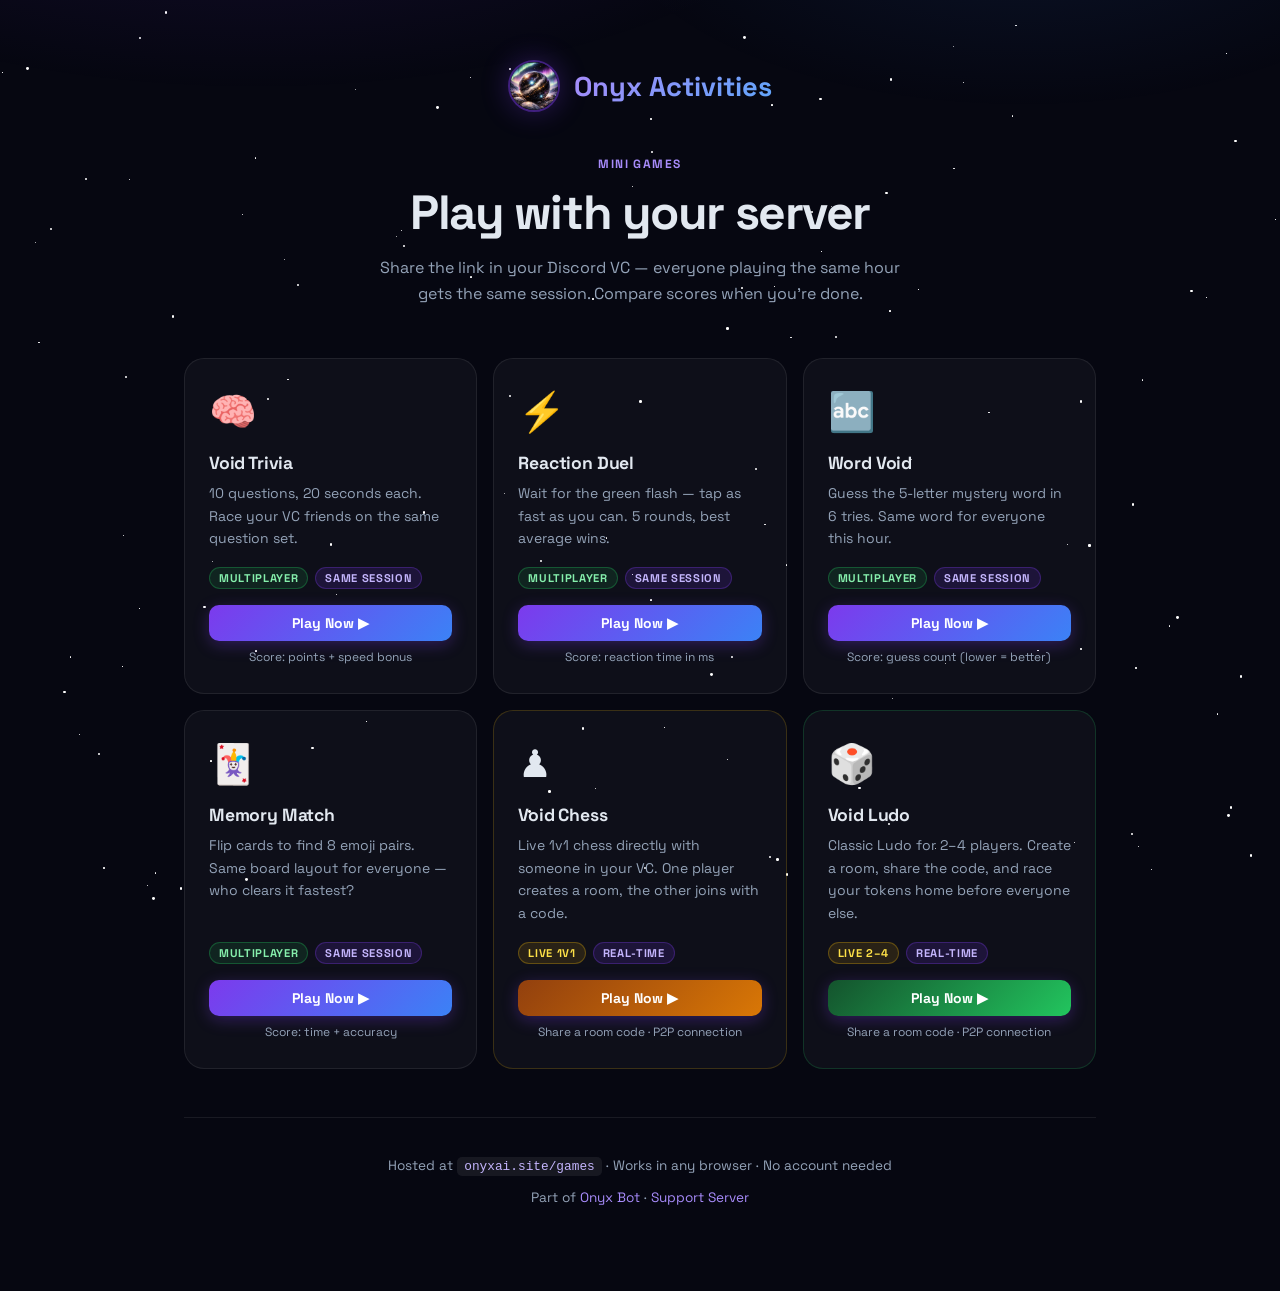
<file: activities.html>
<!DOCTYPE html>
<html lang="en">
<head>
  <meta charset="UTF-8" />
  <meta name="viewport" content="width=device-width, initial-scale=1.0" />
  <title>Onyx Activities</title>
  <meta name="theme-color" content="#7c3aed" />
  <link rel="icon" type="image/jpeg" href="../onyx.jpg" />
  <link rel="preconnect" href="https://fonts.googleapis.com" />
  <link rel="preconnect" href="https://fonts.gstatic.com" crossorigin />
  <link href="https://fonts.googleapis.com/css2?family=Space+Grotesk:wght@400;500;600;700;800;900&display=swap" rel="stylesheet" />
  <style>
    *, *::before, *::after { box-sizing: border-box; margin: 0; padding: 0; }
    :root {
      --bg: #060711; --surface: rgba(255,255,255,0.035); --surface-hover: rgba(255,255,255,0.06);
      --border: rgba(255,255,255,0.08); --purple: #7c3aed; --blue: #3b82f6;
      --text: #e2e8f0; --text-muted: #94a3b8; --font: 'Space Grotesk', sans-serif;
    }
    html { scroll-behavior: smooth; }
    body { font-family: var(--font); background: var(--bg); color: var(--text); min-height: 100vh; overflow-x: hidden; }
    .aurora {
      position: fixed; inset: 0; pointer-events: none; z-index: 0;
      background: radial-gradient(ellipse 80% 50% at 20% -20%, rgba(124,58,237,0.15) 0%, transparent 60%),
                  radial-gradient(ellipse 60% 40% at 80% -10%, rgba(59,130,246,0.10) 0%, transparent 55%);
    }
    .stars { position: fixed; inset: 0; pointer-events: none; z-index: 0; }
    .star { position: absolute; border-radius: 50%; background: #fff; animation: twinkle var(--dur,3s) var(--delay,0s) ease-in-out infinite; }
    @keyframes twinkle { 0%,100% { opacity: var(--min-op,0.1); } 50% { opacity: var(--max-op,0.7); } }

    .page { position: relative; z-index: 1; padding: 60px 24px 80px; max-width: 960px; margin: 0 auto; text-align: center; }

    .logo-wrap { display: flex; align-items: center; justify-content: center; gap: 14px; margin-bottom: 44px; }
    .logo-img { width: 52px; height: 52px; border-radius: 50%; object-fit: cover; border: 2px solid rgba(124,58,237,0.5); box-shadow: 0 0 28px rgba(124,58,237,0.3); animation: float 6s ease-in-out infinite; }
    @keyframes float { 0%,100% { transform: translateY(0); } 50% { transform: translateY(-6px); } }
    .logo-name { font-size: 1.7rem; font-weight: 800; background: linear-gradient(135deg, #a78bfa, #60a5fa); -webkit-background-clip: text; -webkit-text-fill-color: transparent; background-clip: text; }

    .hub-label { text-transform: uppercase; letter-spacing: 0.12em; font-size: 0.75rem; font-weight: 700; color: #a78bfa; margin-bottom: 10px; }
    .hub-title { font-size: clamp(2rem, 6vw, 3rem); font-weight: 900; letter-spacing: -0.03em; margin-bottom: 12px; }
    .hub-sub { color: var(--text-muted); font-size: 1rem; margin-bottom: 52px; line-height: 1.6; }

    .games-grid { display: grid; grid-template-columns: repeat(auto-fill, minmax(220px, 1fr)); gap: 16px; text-align: left; }

    .game-card {
      background: var(--surface); border: 1px solid var(--border); border-radius: 20px;
      padding: 28px 24px; text-decoration: none; color: var(--text); display: flex;
      flex-direction: column; transition: all 0.25s; position: relative; overflow: hidden;
    }
    .game-card::before {
      content: ''; position: absolute; inset: 0;
      background: linear-gradient(135deg, rgba(124,58,237,0.08) 0%, transparent 60%);
      opacity: 0; transition: opacity 0.25s;
    }
    .game-card:hover::before { opacity: 1; }
    .game-card:hover {
      border-color: rgba(124,58,237,0.45); background: var(--surface-hover);
      transform: translateY(-5px); box-shadow: 0 16px 48px rgba(124,58,237,0.18);
    }

    .game-icon { font-size: 2.4rem; margin-bottom: 16px; display: block; }
    .game-name { font-size: 1.1rem; font-weight: 800; margin-bottom: 8px; letter-spacing: -0.01em; }
    .game-desc { color: var(--text-muted); font-size: 0.875rem; line-height: 1.6; margin-bottom: 18px; flex: 1; }
    .game-tags { display: flex; gap: 7px; flex-wrap: wrap; margin-bottom: 16px; }
    .tag { padding: 3px 9px; border-radius: 999px; font-size: 0.7rem; font-weight: 700; text-transform: uppercase; letter-spacing: 0.06em; }
    .tag-multi { background: rgba(34,197,94,0.12); border: 1px solid rgba(34,197,94,0.3); color: #86efac; }
    .tag-live  { background: rgba(124,58,237,0.15); border: 1px solid rgba(124,58,237,0.3); color: #c4b5fd; }
    .tag-p2p   { background: rgba(234,179,8,0.12); border: 1px solid rgba(234,179,8,0.3); color: #fde047; }

    .play-btn {
      display: inline-flex; align-items: center; justify-content: center; gap: 6px;
      padding: 9px 0; border-radius: 10px; width: 100%;
      background: linear-gradient(135deg, var(--purple), var(--blue));
      color: white; font-family: var(--font); font-size: 0.875rem; font-weight: 700;
      border: none; cursor: pointer; text-decoration: none;
      box-shadow: 0 4px 16px rgba(124,58,237,0.3); transition: all 0.2s;
    }
    .play-btn:hover { box-shadow: 0 6px 24px rgba(124,58,237,0.45); }

    .session-note { font-size: 0.75rem; color: var(--text-muted); text-align: center; margin-top: 8px; }
    .session-note span { color: #a78bfa; font-weight: 700; }

    .divider { height: 1px; background: var(--border); margin: 48px 0 36px; }
    .footer { color: var(--text-muted); font-size: 0.85rem; line-height: 1.8; }
    .footer a { color: #a78bfa; text-decoration: none; }
    .footer a:hover { text-decoration: underline; }
    .footer code { background: rgba(255,255,255,0.07); padding: 2px 7px; border-radius: 5px; font-size: 0.8rem; color: #c4b5fd; }
  </style>
</head>
<body>
  <div class="stars" id="stars"></div>
  <div class="aurora"></div>

  <div class="page">
    <div class="logo-wrap">
      <img src="../onyx.jpg" alt="Onyx" class="logo-img" />
      <span class="logo-name">Onyx Activities</span>
    </div>

    <div class="hub-label">Mini Games</div>
    <h1 class="hub-title">Play with your server</h1>
    <p class="hub-sub">Share the link in your Discord VC — everyone playing the same hour<br />gets the same session. Compare scores when you're done.</p>

    <div class="games-grid">

      <a href="trivia.html" class="game-card">
        <span class="game-icon">🧠</span>
        <div class="game-name">Void Trivia</div>
        <p class="game-desc">10 questions, 20 seconds each. Race your VC friends on the same question set.</p>
        <div class="game-tags">
          <span class="tag tag-multi">Multiplayer</span>
          <span class="tag tag-live">Same Session</span>
        </div>
        <span class="play-btn">Play Now ▶</span>
        <div class="session-note">Score: points + speed bonus</div>
      </a>

      <a href="reaction.html" class="game-card">
        <span class="game-icon">⚡</span>
        <div class="game-name">Reaction Duel</div>
        <p class="game-desc">Wait for the green flash — tap as fast as you can. 5 rounds, best average wins.</p>
        <div class="game-tags">
          <span class="tag tag-multi">Multiplayer</span>
          <span class="tag tag-live">Same Session</span>
        </div>
        <span class="play-btn">Play Now ▶</span>
        <div class="session-note">Score: reaction time in ms</div>
      </a>

      <a href="word.html" class="game-card">
        <span class="game-icon">🔤</span>
        <div class="game-name">Word Void</div>
        <p class="game-desc">Guess the 5-letter mystery word in 6 tries. Same word for everyone this hour.</p>
        <div class="game-tags">
          <span class="tag tag-multi">Multiplayer</span>
          <span class="tag tag-live">Same Session</span>
        </div>
        <span class="play-btn">Play Now ▶</span>
        <div class="session-note">Score: guess count (lower = better)</div>
      </a>

      <a href="memory.html" class="game-card">
        <span class="game-icon">🃏</span>
        <div class="game-name">Memory Match</div>
        <p class="game-desc">Flip cards to find 8 emoji pairs. Same board layout for everyone — who clears it fastest?</p>
        <div class="game-tags">
          <span class="tag tag-multi">Multiplayer</span>
          <span class="tag tag-live">Same Session</span>
        </div>
        <span class="play-btn">Play Now ▶</span>
        <div class="session-note">Score: time + accuracy</div>
      </a>

      <a href="chess.html" class="game-card" style="border-color:rgba(234,179,8,0.2);">
        <span class="game-icon">♟</span>
        <div class="game-name">Void Chess</div>
        <p class="game-desc">Live 1v1 chess directly with someone in your VC. One player creates a room, the other joins with a code.</p>
        <div class="game-tags">
          <span class="tag tag-p2p">Live 1v1</span>
          <span class="tag tag-live">Real-time</span>
        </div>
        <span class="play-btn" style="background:linear-gradient(135deg,#92400e,#d97706);">Play Now ▶</span>
        <div class="session-note">Share a room code · P2P connection</div>
      </a>

      <a href="ludo.html" class="game-card" style="border-color:rgba(34,197,94,0.2);">
        <span class="game-icon">🎲</span>
        <div class="game-name">Void Ludo</div>
        <p class="game-desc">Classic Ludo for 2–4 players. Create a room, share the code, and race your tokens home before everyone else.</p>
        <div class="game-tags">
          <span class="tag tag-p2p">Live 2–4</span>
          <span class="tag tag-live">Real-time</span>
        </div>
        <span class="play-btn" style="background:linear-gradient(135deg,#14532d,#22c55e);">Play Now ▶</span>
        <div class="session-note">Share a room code · P2P connection</div>
      </a>

    </div>

    <div class="divider"></div>

    <div class="footer">
      <p>Hosted at <code>onyxai.site/games</code> · Works in any browser · No account needed</p>
      <p style="margin-top:8px;">Part of <a href="https://onyxai.site">Onyx Bot</a> · <a href="https://discord.gg/CFJPDqkGHe">Support Server</a></p>
    </div>
  </div>

  <script>
    (function(){
      const c=document.getElementById('stars');
      for(let i=0;i<130;i++){
        const s=document.createElement('div');s.className='star';
        const sz=Math.random()*2.5+0.5;
        s.style.cssText=`width:${sz}px;height:${sz}px;left:${Math.random()*100}%;top:${Math.random()*100}%;--dur:${(Math.random()*4+2).toFixed(1)}s;--delay:-${(Math.random()*6).toFixed(1)}s;--min-op:${(Math.random()*0.1+0.05).toFixed(2)};--max-op:${(Math.random()*0.6+0.3).toFixed(2)};`;
        c.appendChild(s);
      }
    })();
  </script>
</body>
</html>
</file>
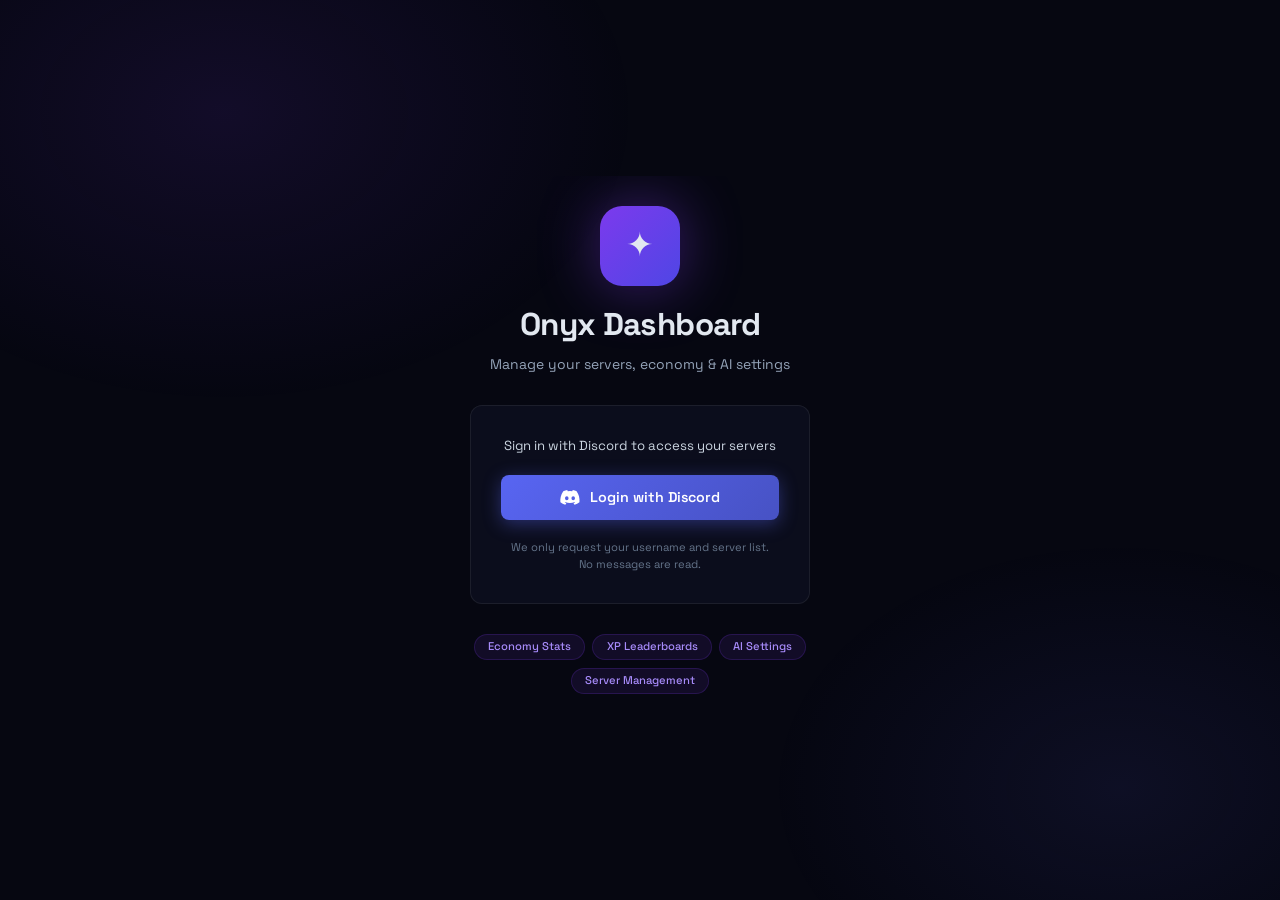
<file: dashboard.html>
<!DOCTYPE html>
<html lang="en">
<head>
<meta charset="UTF-8" />
<meta name="viewport" content="width=device-width, initial-scale=1.0" />
<title>Onyx Dashboard — Login</title>
<link rel="preconnect" href="https://fonts.googleapis.com" />
<link href="https://fonts.googleapis.com/css2?family=Space+Grotesk:wght@300;400;500;600;700&display=swap" rel="stylesheet" />
<style>
*,*::before,*::after{box-sizing:border-box;margin:0;padding:0}
:root{
  --bg:#060711;--bg2:#0d0f1e;
  --purple:#7c3aed;--purple-light:#a78bfa;
  --border:rgba(255,255,255,.07);
  --text:#e2e8f0;--muted:#64748b;--muted2:#94a3b8;
  --radius:12px;--radius-sm:8px;
}
html,body{min-height:100%;background:var(--bg);color:var(--text);font-family:'Space Grotesk',sans-serif;font-size:15px;line-height:1.5;overflow-x:hidden;display:flex;align-items:center;justify-content:center}
::-webkit-scrollbar{width:5px}::-webkit-scrollbar-thumb{background:rgba(124,58,237,.35);border-radius:3px}
a{color:inherit;text-decoration:none}

.aurora{position:fixed;inset:0;pointer-events:none;z-index:0;overflow:hidden}
.aurora::before,.aurora::after{content:'';position:absolute;border-radius:50%;animation:float 14s ease-in-out infinite alternate}
.aurora::before{width:65vw;height:65vh;top:-20vh;left:-15vw;background:radial-gradient(ellipse,rgba(124,58,237,.11) 0%,transparent 70%)}
.aurora::after{width:55vw;height:55vh;bottom:-15vh;right:-15vw;background:radial-gradient(ellipse,rgba(99,102,241,.09) 0%,transparent 70%);animation-delay:3s}
@keyframes float{to{transform:translate(7%,5%) scale(1.12)}}

.wrap{position:relative;z-index:1;display:flex;flex-direction:column;align-items:center;gap:2rem;max-width:400px;width:100%;text-align:center;padding:2rem}
.login-icon{width:80px;height:80px;border-radius:22px;background:linear-gradient(135deg,#7c3aed,#4f46e5);display:flex;align-items:center;justify-content:center;font-size:2.2rem;margin:0 auto;box-shadow:0 0 60px rgba(124,58,237,.45)}
h1{font-size:2.1rem;font-weight:700;letter-spacing:-.02em;margin-top:1rem}
.sub{color:var(--muted2);font-size:.93rem;margin-top:.4rem}
.card{background:rgba(13,15,30,.88);border:1px solid var(--border);border-radius:var(--radius);padding:2rem;width:100%;display:flex;flex-direction:column;align-items:center;gap:1.25rem;backdrop-filter:blur(12px)}
.btn-discord{display:flex;align-items:center;justify-content:center;gap:.625rem;width:100%;padding:.8rem 1.25rem;border-radius:var(--radius-sm);background:linear-gradient(135deg,#5865f2,#4752c4);color:#fff;font-weight:600;font-size:.95rem;box-shadow:0 4px 18px rgba(88,101,242,.4);transition:transform .15s,box-shadow .15s}
.btn-discord:hover{transform:scale(1.02);box-shadow:0 6px 24px rgba(88,101,242,.55)}
.note{font-size:.75rem;color:var(--muted);line-height:1.5}
.pills{display:flex;flex-wrap:wrap;justify-content:center;gap:.5rem}
.pill{padding:.25rem .875rem;border-radius:999px;font-size:.75rem;font-weight:500;background:rgba(124,58,237,.1);color:var(--purple-light);border:1px solid rgba(124,58,237,.2)}
.error-box{display:none;width:100%;padding:.75rem 1rem;border-radius:var(--radius-sm);background:rgba(239,68,68,.1);border:1px solid rgba(239,68,68,.3);color:#fca5a5;font-size:.83rem;text-align:left}
.spin{width:28px;height:28px;border:2px solid var(--purple);border-top-color:transparent;border-radius:50%;animation:spin .75s linear infinite;display:none}
@keyframes spin{to{transform:rotate(360deg)}}
#loader{position:fixed;inset:0;background:var(--bg);display:flex;align-items:center;justify-content:center;z-index:100}
#loader.hide{display:none}
</style>
</head>
<body>

<div id="loader"><div style="width:32px;height:32px;border:2px solid #7c3aed;border-top-color:transparent;border-radius:50%;animation:spin .75s linear infinite"></div></div>
<div class="aurora"></div>

<div class="wrap">
  <div>
    <div class="login-icon">✦</div>
    <h1>Onyx Dashboard</h1>
    <p class="sub">Manage your servers, economy &amp; AI settings</p>
  </div>

  <div id="error-box" class="error-box"></div>

  <div class="card">
    <p style="font-size:.88rem;color:#cbd5e1">Sign in with Discord to access your servers</p>
    <a id="discord-btn" href="#" class="btn-discord">
      <svg width="20" height="15" viewBox="0 0 71 55" fill="none"><path d="M60.1 4.9A58.5 58.5 0 0 0 45.6.4a.2.2 0 0 0-.2.1 40.8 40.8 0 0 0-1.8 3.7 54 54 0 0 0-16.2 0A38 38 0 0 0 25.6.5a.2.2 0 0 0-.2-.1A58.4 58.4 0 0 0 10.9 4.9a.2.2 0 0 0-.1.1C1.6 18.6-.9 31.9.3 45.1a.2.2 0 0 0 .1.1 58.8 58.8 0 0 0 17.7 9 .2.2 0 0 0 .2-.1 42 42 0 0 0 3.6-5.9.2.2 0 0 0-.1-.3 38.7 38.7 0 0 1-5.5-2.6.2.2 0 0 1 0-.4c.4-.3.7-.6 1.1-.9a.2.2 0 0 1 .2 0c11.5 5.2 24 5.2 35.3 0a.2.2 0 0 1 .2 0l1.1.9a.2.2 0 0 1 0 .4 36.2 36.2 0 0 1-5.5 2.6.2.2 0 0 0-.1.3 47.1 47.1 0 0 0 3.6 5.9.2.2 0 0 0 .2.1 58.7 58.7 0 0 0 17.7-9 .2.2 0 0 0 .1-.1c1.5-15.3-2.5-28.5-10.6-40.2a.2.2 0 0 0-.1-.1ZM23.7 37.3c-3.5 0-6.4-3.2-6.4-7.2s2.8-7.2 6.4-7.2c3.6 0 6.5 3.3 6.4 7.2 0 4-2.8 7.2-6.4 7.2Zm23.6 0c-3.5 0-6.4-3.2-6.4-7.2s2.8-7.2 6.4-7.2c3.6 0 6.5 3.3 6.4 7.2 0 4-2.8 7.2-6.4 7.2Z" fill="white"/></svg>
      Login with Discord
    </a>
    <div id="spinner" class="spin"></div>
    <p class="note">We only request your username and server list.<br>No messages are read.</p>
  </div>

  <div class="pills">
    <span class="pill">Economy Stats</span>
    <span class="pill">XP Leaderboards</span>
    <span class="pill">AI Settings</span>
    <span class="pill">Server Management</span>
  </div>
</div>

<script>
const BACKEND = "https://onyxbot-ten.vercel.app";
const API = BACKEND + "/api";
const DASHBOARD_URL = "https://onyxai.site/dashboard.html";
const MANAGE_URL    = "https://onyxai.site/manage.html";
const LOGIN_URL = `https://discord.com/api/oauth2/authorize?client_id=1495346071822405663&redirect_uri=${encodeURIComponent(DASHBOARD_URL)}&response_type=code&scope=identify%20guilds&prompt=none`;

function showError(msg){
  const b=document.getElementById("error-box");
  b.textContent=msg;b.style.display="block";
  document.getElementById("spinner").style.display="none";
}

async function init(){
  document.getElementById("discord-btn").href = LOGIN_URL;

  const qs = new URLSearchParams(location.search);
  const code = qs.get("code");
  const err  = qs.get("error");

  if(err){
    document.getElementById("loader").classList.add("hide");
    showError("Discord login failed: " + err);
    return;
  }

  // Already logged in? Skip to manage page
  const saved = localStorage.getItem("onyx_token");
  if(saved && !code){
    // Quick verify the token is still valid
    try{
      const r = await fetch(API+"/auth/me",{headers:{Authorization:"Bearer "+saved}});
      if(r.ok){
        window.location.replace(MANAGE_URL);
        return;
      }
    }catch(e){}
    localStorage.removeItem("onyx_token");
  }

  if(code){
    document.getElementById("loader").classList.add("hide");
    document.getElementById("spinner").style.display="block";
    document.getElementById("discord-btn").style.pointerEvents="none";
    history.replaceState({},"",location.pathname);
    try{
      const r = await fetch(API+"/auth/exchange?code="+encodeURIComponent(code)+"&redirect_uri="+encodeURIComponent(DASHBOARD_URL));
      if(r.ok){
        const data = await r.json();
        if(data.token){
          localStorage.setItem("onyx_token", data.token);
          window.location.replace(MANAGE_URL);
          return;
        }
      }
      showError("Login failed — could not exchange Discord code. Try again.");
    }catch(e){
      showError("Login failed — network error. Try again.");
    }
    return;
  }

  document.getElementById("loader").classList.add("hide");
}

window.addEventListener("DOMContentLoaded", init);
</script>
</body>
</html>
</file>
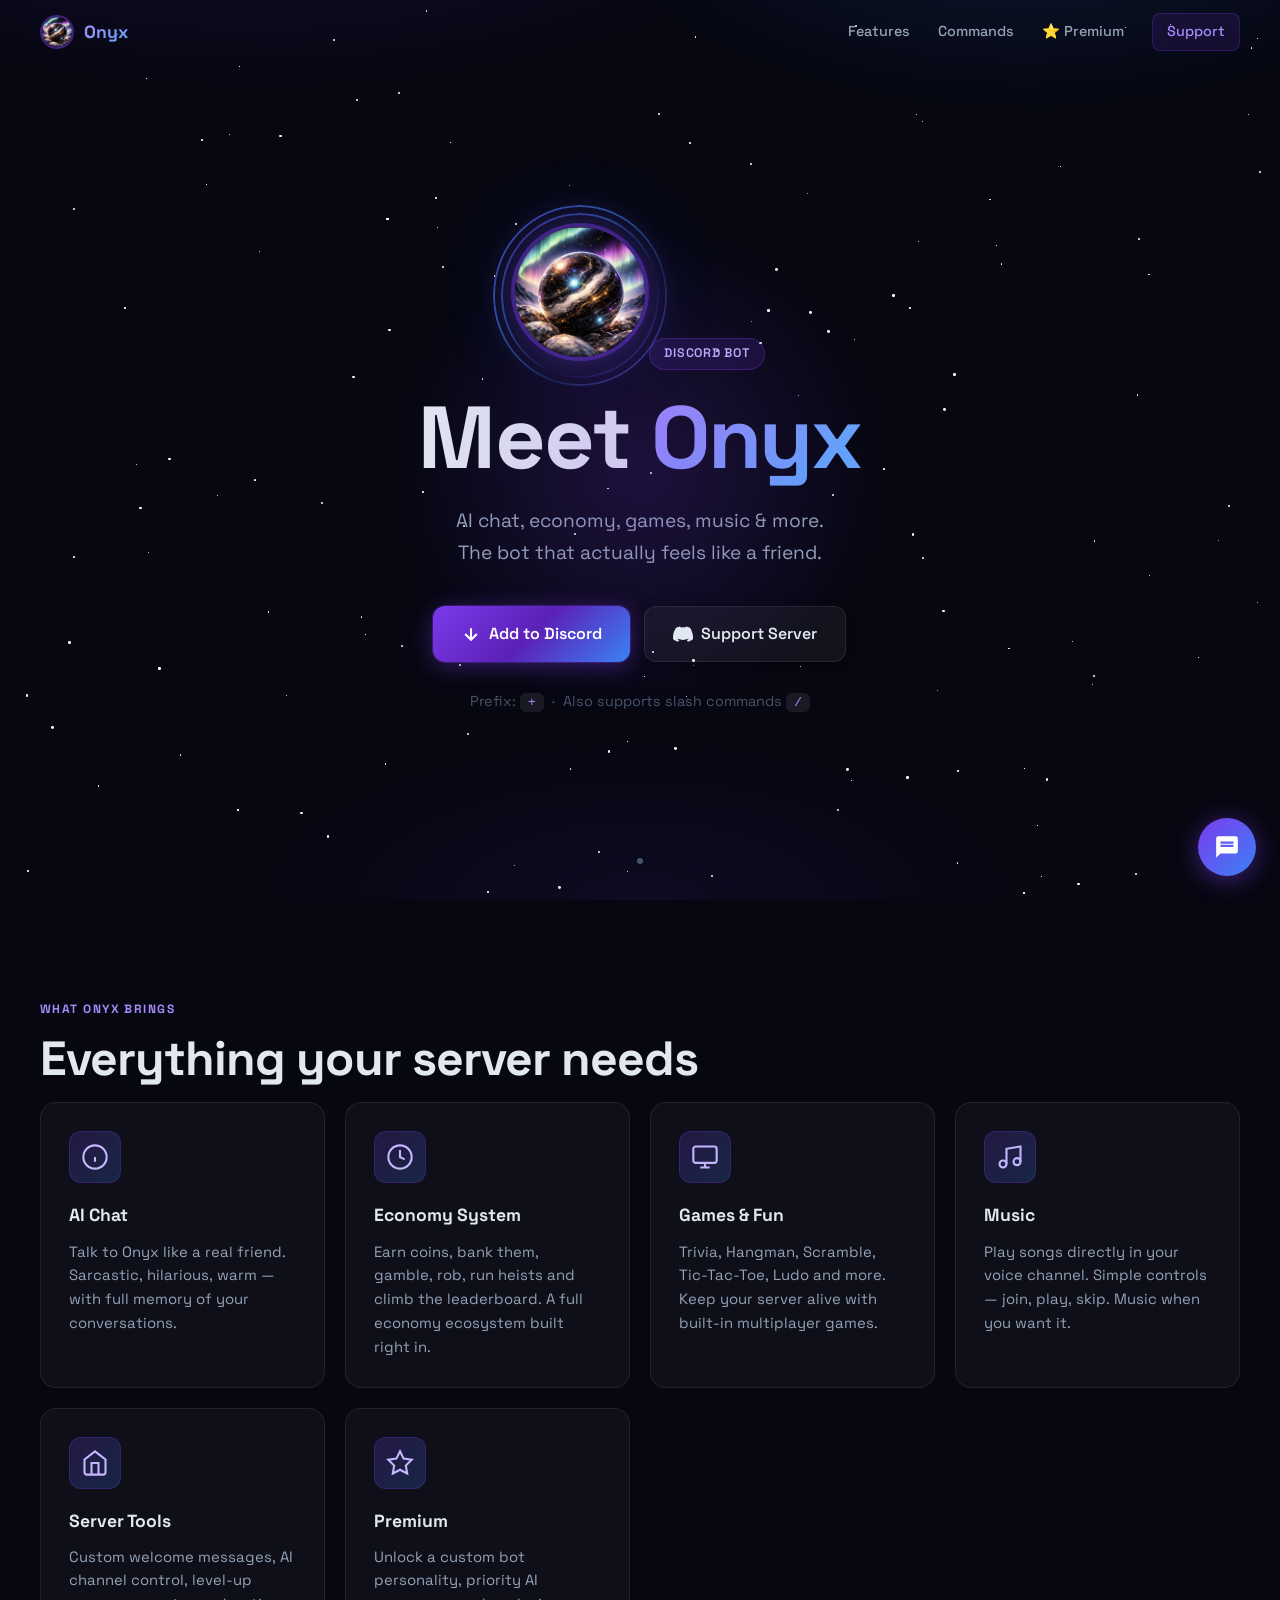
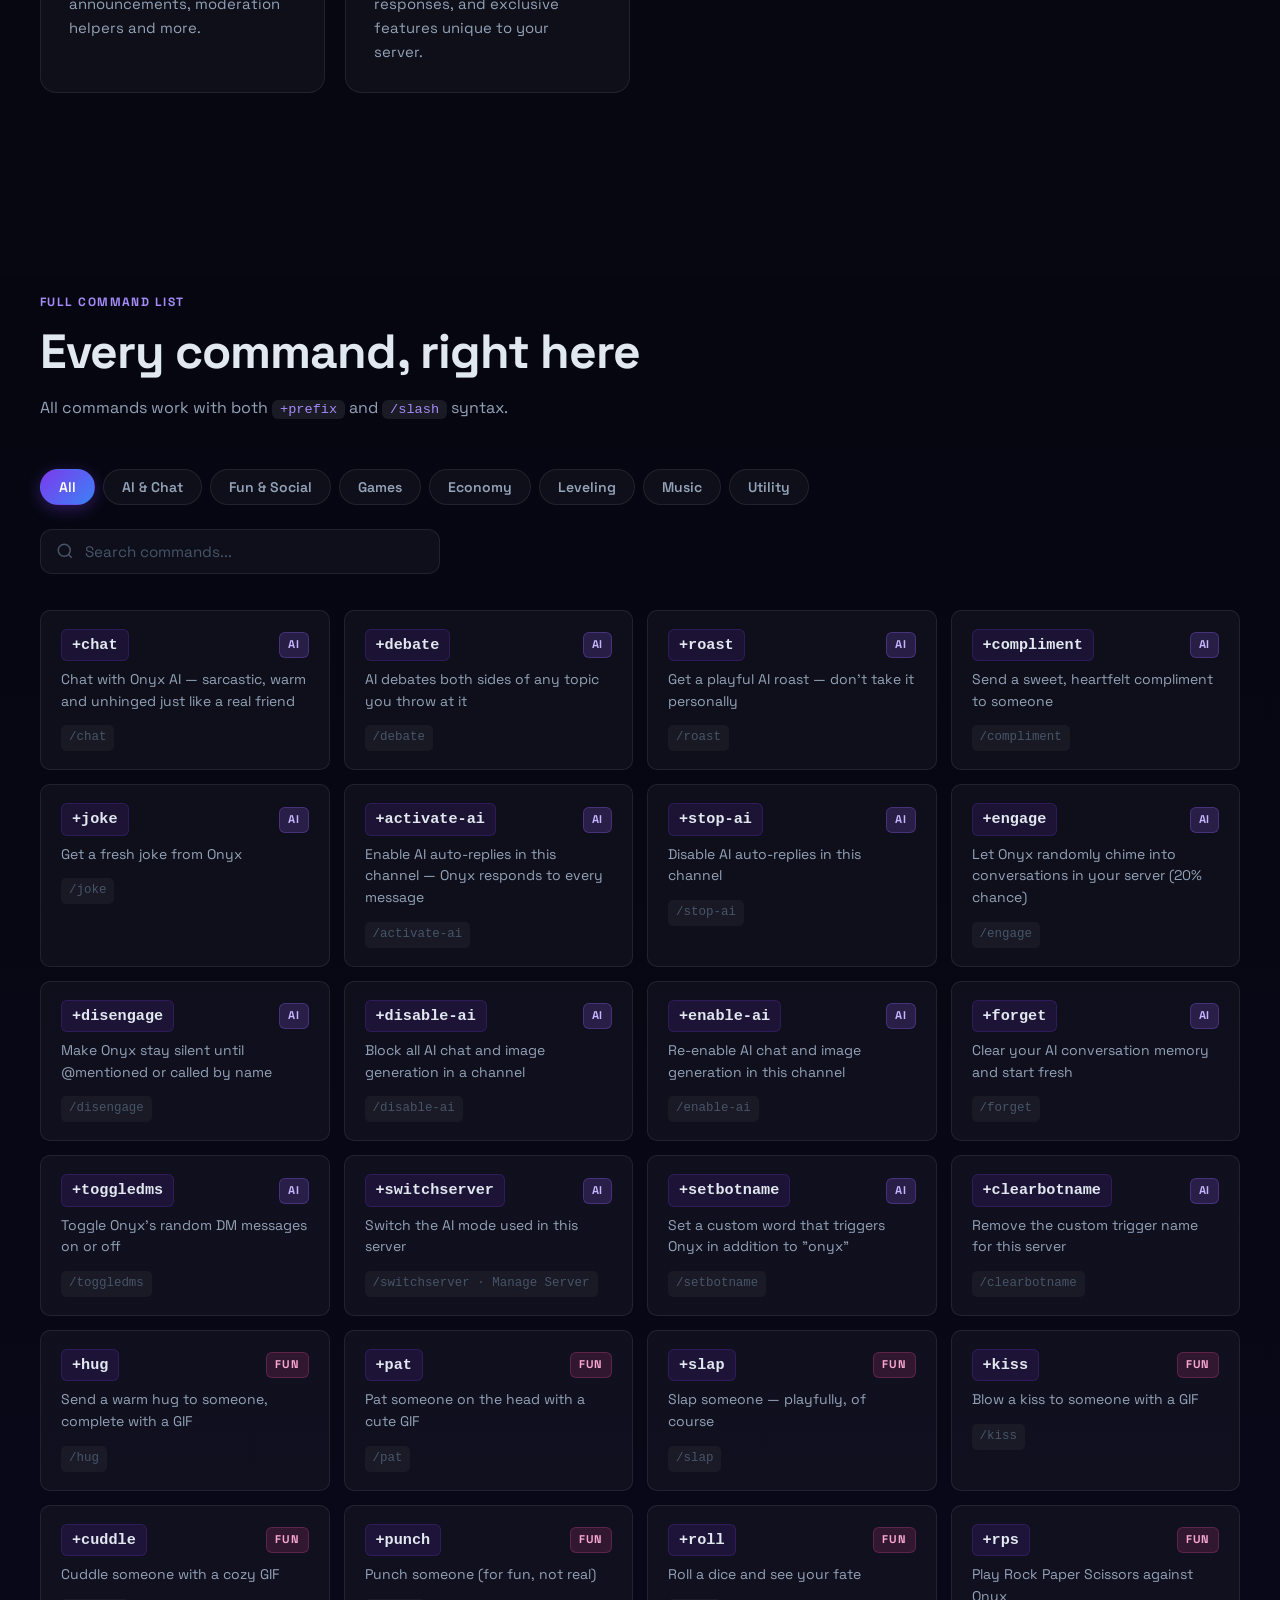
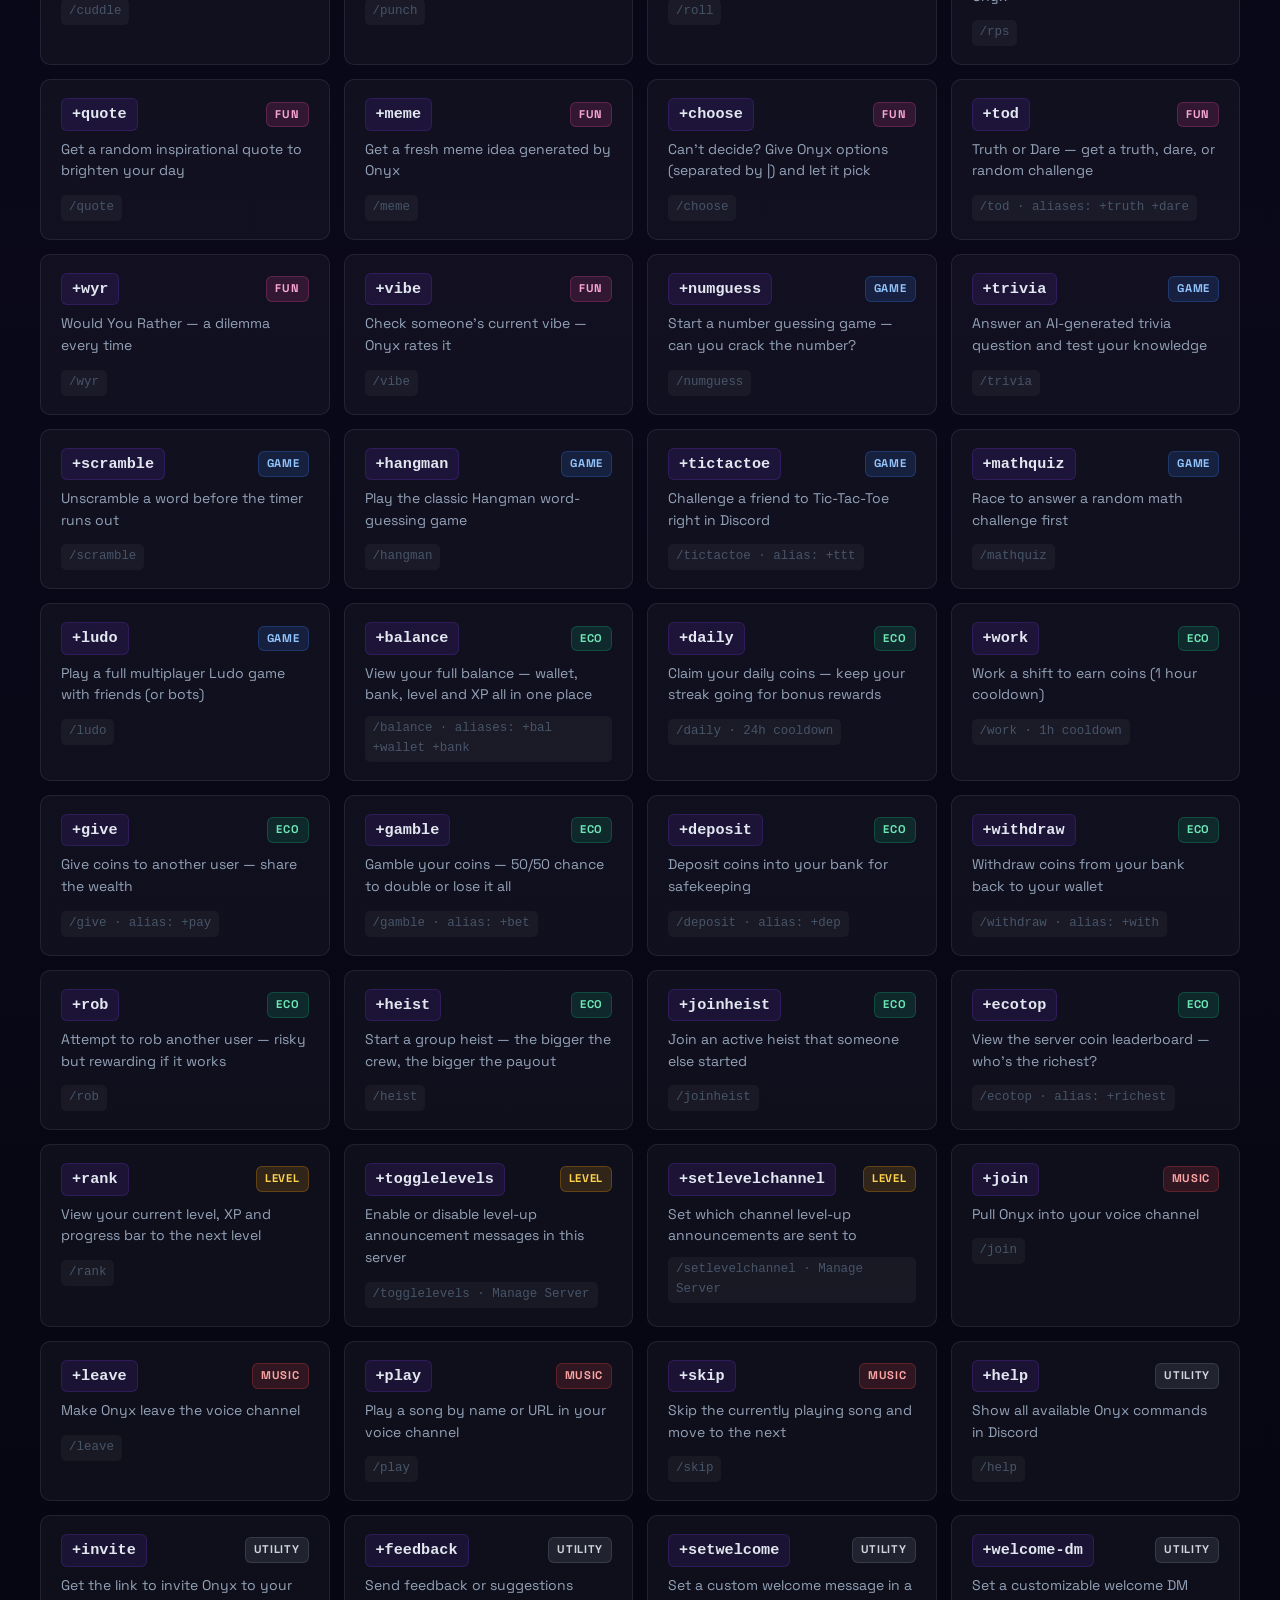
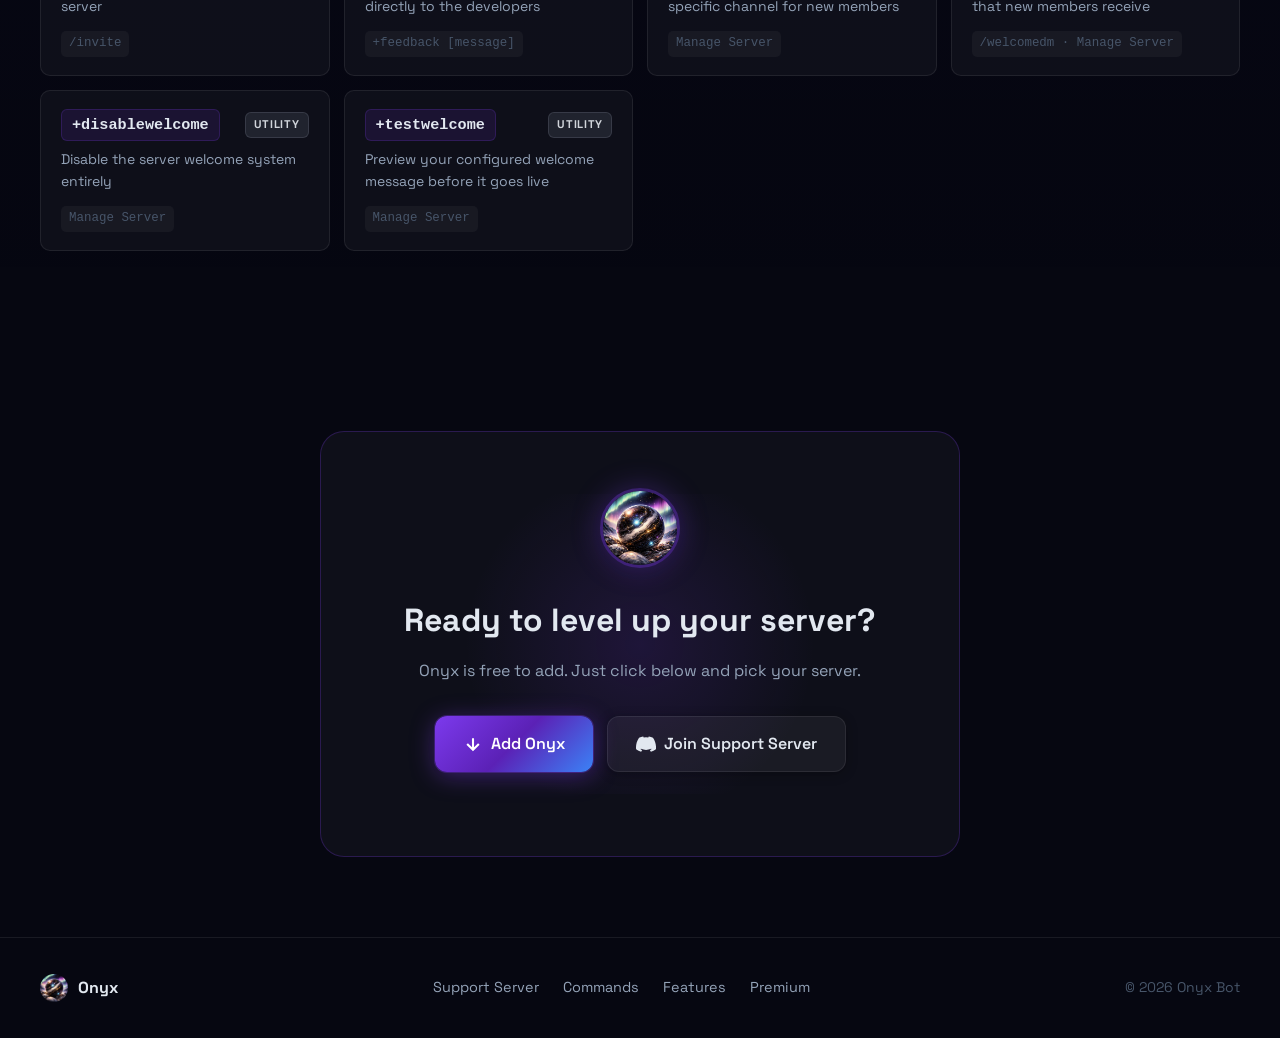
<file: index (1).html>
<!DOCTYPE html>
<html lang="en">
<head>
  <meta charset="UTF-8" />
  <meta name="viewport" content="width=device-width, initial-scale=1.0" />
  <title>Onyx — Discord Bot</title>
  <meta name="description" content="Onyx is a powerful Discord bot with AI chat, economy, games, music, and more." />

  <!-- Open Graph / Discord embed -->
  <meta property="og:type" content="website" />
  <meta property="og:url" content="https://onyxai.site/" />
  <meta property="og:title" content="Onyx — Discord Bot" />
  <meta property="og:description" content="AI chat, economy, games, music & more. The bot that actually feels like a friend. Add Onyx to your server today!" />
  <meta property="og:image" content="https://onyxai.site/onyx.jpg" />
  <meta property="og:image:width" content="1200" />
  <meta property="og:image:height" content="1200" />
  <meta property="og:site_name" content="Onyx Bot" />

  <!-- Discord sidebar color + Twitter card -->
  <meta name="theme-color" content="#7c3aed" />
  <meta name="twitter:card" content="summary_large_image" />
  <meta name="twitter:title" content="Onyx — Discord Bot" />
  <meta name="twitter:description" content="AI chat, economy, games, music & more. The bot that actually feels like a friend." />
  <meta name="twitter:image" content="https://onyxai.site/onyx.jpg" />

  <link rel="icon" type="image/jpeg" href="onyx.jpg" />
  <link rel="preconnect" href="https://fonts.googleapis.com" />
  <link rel="preconnect" href="https://fonts.gstatic.com" crossorigin />
  <link href="https://fonts.googleapis.com/css2?family=Inter:wght@300;400;500;600;700;800;900&family=Space+Grotesk:wght@400;500;600;700&display=swap" rel="stylesheet" />
  <link rel="stylesheet" href="style.css" />
</head>
<body>

  <!-- Stars background -->
  <div class="stars" id="stars"></div>
  <div class="aurora"></div>

  <!-- NAV -->
  <nav class="nav" id="nav">
    <div class="nav-inner">
      <div class="nav-logo">
        <img src="onyx.jpg" alt="Onyx" class="nav-pfp" />
        <span class="nav-name">Onyx</span>
      </div>
      <div class="nav-links">
        <a href="#features">Features</a>
        <a href="#commands">Commands</a>
        <a href="premium.html" class="nav-premium">⭐ Premium</a>
        <a href="https://discord.gg/CFJPDqkGHe" target="_blank" class="nav-support">Support</a>
      </div>
      <button class="hamburger" id="hamburger" aria-label="Menu">
        <span></span><span></span><span></span>
      </button>
    </div>
  </nav>
  <!-- Mobile menu -->
  <div class="mobile-menu" id="mobileMenu">
    <a href="#features" class="mobile-link">Features</a>
    <a href="#commands" class="mobile-link">Commands</a>
    <a href="premium.html" class="mobile-link mobile-premium">⭐ Premium</a>
    <a href="games/" class="mobile-link">🎮 Activities</a>
    <a href="https://discord.com/api/oauth2/authorize?client_id=1495346071822405663&permissions=277025770560&scope=bot%20applications.commands" target="_blank" class="mobile-link mobile-invite">Add to Discord</a>
    <a href="https://discord.gg/CFJPDqkGHe" target="_blank" class="mobile-link mobile-support">Support Server</a>
  </div>

  <!-- HERO -->
  <section class="hero">
    <div class="hero-content">
      <div class="hero-glow"></div>
      <div class="pfp-wrapper" id="pfpWrapper">
        <div class="pfp-ring"></div>
        <div class="pfp-ring pfp-ring-2"></div>
        <img src="onyx.jpg" alt="Onyx Bot" class="hero-pfp" id="heroPfp" />
      </div>
      <div class="badge">Discord Bot</div>
      <h1 class="hero-title">
        Meet <span class="gradient-text">Onyx</span>
      </h1>
      <p class="hero-sub">
        AI chat, economy, games, music & more.<br />
        The bot that actually feels like a friend.
      </p>
      <div class="hero-btns">
        <a href="https://discord.com/api/oauth2/authorize?client_id=1495346071822405663&permissions=277025770560&scope=bot%20applications.commands"
           target="_blank" class="btn btn-primary" id="inviteBtn">
          <svg width="20" height="20" viewBox="0 0 24 24" fill="none" stroke="currentColor" stroke-width="2.5"><path d="M12 5v14M5 12l7 7 7-7"/></svg>
          Add to Discord
        </a>
        <a href="https://discord.gg/CFJPDqkGHe" target="_blank" class="btn btn-secondary">
          <svg width="20" height="20" viewBox="0 0 24 24" fill="currentColor"><path d="M20.317 4.37a19.791 19.791 0 0 0-4.885-1.515.074.074 0 0 0-.079.037c-.21.375-.444.864-.608 1.25a18.27 18.27 0 0 0-5.487 0 12.64 12.64 0 0 0-.617-1.25.077.077 0 0 0-.079-.037A19.736 19.736 0 0 0 3.677 4.37a.07.07 0 0 0-.032.027C.533 9.046-.32 13.58.099 18.057c.004.048.027.095.057.127a19.9 19.9 0 0 0 5.993 3.03.078.078 0 0 0 .084-.028 14.09 14.09 0 0 0 1.226-1.994.076.076 0 0 0-.041-.106 13.107 13.107 0 0 1-1.872-.892.077.077 0 0 1-.008-.128 10.2 10.2 0 0 0 .372-.292.074.074 0 0 1 .077-.01c3.928 1.793 8.18 1.793 12.062 0a.074.074 0 0 1 .078.01c.12.098.246.198.373.292a.077.077 0 0 1-.006.127 12.299 12.299 0 0 1-1.873.892.077.077 0 0 0-.041.107c.36.698.772 1.362 1.225 1.993a.076.076 0 0 0 .084.028 19.839 19.839 0 0 0 6.002-3.03.077.077 0 0 0 .032-.054c.5-5.177-.838-9.674-3.549-13.66a.061.061 0 0 0-.031-.03z"/></svg>
          Support Server
        </a>
      </div>
      <div class="hero-prefix">Prefix: <code>+</code> &nbsp;·&nbsp; Also supports slash commands <code>/</code></div>
    </div>
    <div class="scroll-hint">
      <div class="scroll-dot"></div>
    </div>
  </section>

  <!-- FEATURES -->
  <section class="section features" id="features">
    <div class="container">
      <div class="section-label">What Onyx brings</div>
      <h2 class="section-title">Everything your server needs</h2>
      <div class="features-grid">
        <div class="feature-card" data-delay="0">
          <div class="feature-icon">
            <svg width="28" height="28" viewBox="0 0 24 24" fill="none" stroke="currentColor" stroke-width="1.8"><path d="M12 2a10 10 0 1 0 0 20 10 10 0 0 0 0-20z"/><path d="M12 16v-4M12 8h.01"/></svg>
          </div>
          <h3>AI Chat</h3>
          <p>Talk to Onyx like a real friend. Sarcastic, hilarious, warm — with full memory of your conversations.</p>
        </div>
        <div class="feature-card" data-delay="100">
          <div class="feature-icon">
            <svg width="28" height="28" viewBox="0 0 24 24" fill="none" stroke="currentColor" stroke-width="1.8"><circle cx="12" cy="12" r="10"/><path d="M12 6v6l4 2"/></svg>
          </div>
          <h3>Economy System</h3>
          <p>Earn coins, bank them, gamble, rob, run heists and climb the leaderboard. A full economy ecosystem built right in.</p>
        </div>
        <div class="feature-card" data-delay="200">
          <div class="feature-icon">
            <svg width="28" height="28" viewBox="0 0 24 24" fill="none" stroke="currentColor" stroke-width="1.8"><rect x="2" y="3" width="20" height="14" rx="2"/><path d="M8 21h8M12 17v4"/></svg>
          </div>
          <h3>Games & Fun</h3>
          <p>Trivia, Hangman, Scramble, Tic-Tac-Toe, Ludo and more. Keep your server alive with built-in multiplayer games.</p>
        </div>
        <div class="feature-card" data-delay="300">
          <div class="feature-icon">
            <svg width="28" height="28" viewBox="0 0 24 24" fill="none" stroke="currentColor" stroke-width="1.8"><path d="M9 18V5l12-2v13"/><circle cx="6" cy="18" r="3"/><circle cx="18" cy="16" r="3"/></svg>
          </div>
          <h3>Music</h3>
          <p>Play songs directly in your voice channel. Simple controls — join, play, skip. Music when you want it.</p>
        </div>
        <div class="feature-card" data-delay="400">
          <div class="feature-icon">
            <svg width="28" height="28" viewBox="0 0 24 24" fill="none" stroke="currentColor" stroke-width="1.8"><path d="M3 9l9-7 9 7v11a2 2 0 0 1-2 2H5a2 2 0 0 1-2-2z"/><polyline points="9,22 9,12 15,12 15,22"/></svg>
          </div>
          <h3>Server Tools</h3>
          <p>Custom welcome messages, AI channel control, level-up announcements, moderation helpers and more.</p>
        </div>
        <div class="feature-card" data-delay="500">
          <div class="feature-icon">
            <svg width="28" height="28" viewBox="0 0 24 24" fill="none" stroke="currentColor" stroke-width="1.8"><polygon points="12,2 15.09,8.26 22,9.27 17,14.14 18.18,21.02 12,17.77 5.82,21.02 7,14.14 2,9.27 8.91,8.26"/></svg>
          </div>
          <h3>Premium</h3>
          <p>Unlock a custom bot personality, priority AI responses, and exclusive features unique to your server.</p>
        </div>
      </div>
    </div>
  </section>

  <!-- COMMANDS -->
  <section class="section commands-section" id="commands">
    <div class="container">
      <div class="section-label">Full command list</div>
      <h2 class="section-title">Every command, right here</h2>
      <p class="section-sub">All commands work with both <code>+prefix</code> and <code>/slash</code> syntax.</p>

      <div class="cmd-tabs" id="cmdTabs">
        <button class="cmd-tab active" data-cat="all">All</button>
        <button class="cmd-tab" data-cat="ai">AI & Chat</button>
        <button class="cmd-tab" data-cat="fun">Fun & Social</button>
        <button class="cmd-tab" data-cat="games">Games</button>
        <button class="cmd-tab" data-cat="economy">Economy</button>
        <button class="cmd-tab" data-cat="leveling">Leveling</button>
        <button class="cmd-tab" data-cat="music">Music</button>
        <button class="cmd-tab" data-cat="utility">Utility</button>
      </div>

      <div class="cmd-search-wrap">
        <svg class="search-icon" width="18" height="18" viewBox="0 0 24 24" fill="none" stroke="currentColor" stroke-width="2"><circle cx="11" cy="11" r="8"/><path d="m21 21-4.35-4.35"/></svg>
        <input type="text" class="cmd-search" id="cmdSearch" placeholder="Search commands..." />
      </div>

      <div class="cmd-grid" id="cmdGrid">
        <!-- AI & Chat -->
        <div class="cmd-card" data-cat="ai">
          <div class="cmd-header">
            <span class="cmd-name">+chat</span>
            <span class="cmd-badge ai">AI</span>
          </div>
          <p class="cmd-desc">Chat with Onyx AI — sarcastic, warm and unhinged just like a real friend</p>
          <div class="cmd-alias">/chat</div>
        </div>
        <div class="cmd-card" data-cat="ai">
          <div class="cmd-header">
            <span class="cmd-name">+debate</span>
            <span class="cmd-badge ai">AI</span>
          </div>
          <p class="cmd-desc">AI debates both sides of any topic you throw at it</p>
          <div class="cmd-alias">/debate</div>
        </div>
        <div class="cmd-card" data-cat="ai">
          <div class="cmd-header">
            <span class="cmd-name">+roast</span>
            <span class="cmd-badge ai">AI</span>
          </div>
          <p class="cmd-desc">Get a playful AI roast — don't take it personally</p>
          <div class="cmd-alias">/roast</div>
        </div>
        <div class="cmd-card" data-cat="ai">
          <div class="cmd-header">
            <span class="cmd-name">+compliment</span>
            <span class="cmd-badge ai">AI</span>
          </div>
          <p class="cmd-desc">Send a sweet, heartfelt compliment to someone</p>
          <div class="cmd-alias">/compliment</div>
        </div>
        <div class="cmd-card" data-cat="ai">
          <div class="cmd-header">
            <span class="cmd-name">+joke</span>
            <span class="cmd-badge ai">AI</span>
          </div>
          <p class="cmd-desc">Get a fresh joke from Onyx</p>
          <div class="cmd-alias">/joke</div>
        </div>
        <div class="cmd-card" data-cat="ai">
          <div class="cmd-header">
            <span class="cmd-name">+activate-ai</span>
            <span class="cmd-badge ai">AI</span>
          </div>
          <p class="cmd-desc">Enable AI auto-replies in this channel — Onyx responds to every message</p>
          <div class="cmd-alias">/activate-ai</div>
        </div>
        <div class="cmd-card" data-cat="ai">
          <div class="cmd-header">
            <span class="cmd-name">+stop-ai</span>
            <span class="cmd-badge ai">AI</span>
          </div>
          <p class="cmd-desc">Disable AI auto-replies in this channel</p>
          <div class="cmd-alias">/stop-ai</div>
        </div>
        <div class="cmd-card" data-cat="ai">
          <div class="cmd-header">
            <span class="cmd-name">+engage</span>
            <span class="cmd-badge ai">AI</span>
          </div>
          <p class="cmd-desc">Let Onyx randomly chime into conversations in your server (20% chance)</p>
          <div class="cmd-alias">/engage</div>
        </div>
        <div class="cmd-card" data-cat="ai">
          <div class="cmd-header">
            <span class="cmd-name">+disengage</span>
            <span class="cmd-badge ai">AI</span>
          </div>
          <p class="cmd-desc">Make Onyx stay silent until @mentioned or called by name</p>
          <div class="cmd-alias">/disengage</div>
        </div>
        <div class="cmd-card" data-cat="ai">
          <div class="cmd-header">
            <span class="cmd-name">+disable-ai</span>
            <span class="cmd-badge ai">AI</span>
          </div>
          <p class="cmd-desc">Block all AI chat and image generation in a channel</p>
          <div class="cmd-alias">/disable-ai</div>
        </div>
        <div class="cmd-card" data-cat="ai">
          <div class="cmd-header">
            <span class="cmd-name">+enable-ai</span>
            <span class="cmd-badge ai">AI</span>
          </div>
          <p class="cmd-desc">Re-enable AI chat and image generation in this channel</p>
          <div class="cmd-alias">/enable-ai</div>
        </div>
        <div class="cmd-card" data-cat="ai">
          <div class="cmd-header">
            <span class="cmd-name">+forget</span>
            <span class="cmd-badge ai">AI</span>
          </div>
          <p class="cmd-desc">Clear your AI conversation memory and start fresh</p>
          <div class="cmd-alias">/forget</div>
        </div>
        <div class="cmd-card" data-cat="ai">
          <div class="cmd-header">
            <span class="cmd-name">+toggledms</span>
            <span class="cmd-badge ai">AI</span>
          </div>
          <p class="cmd-desc">Toggle Onyx's random DM messages on or off</p>
          <div class="cmd-alias">/toggledms</div>
        </div>
        <div class="cmd-card" data-cat="ai">
          <div class="cmd-header">
            <span class="cmd-name">+switchserver</span>
            <span class="cmd-badge ai">AI</span>
          </div>
          <p class="cmd-desc">Switch the AI mode used in this server</p>
          <div class="cmd-alias">/switchserver · Manage Server</div>
        </div>
        <div class="cmd-card" data-cat="ai">
          <div class="cmd-header">
            <span class="cmd-name">+setbotname</span>
            <span class="cmd-badge ai">AI</span>
          </div>
          <p class="cmd-desc">Set a custom word that triggers Onyx in addition to "onyx"</p>
          <div class="cmd-alias">/setbotname</div>
        </div>
        <div class="cmd-card" data-cat="ai">
          <div class="cmd-header">
            <span class="cmd-name">+clearbotname</span>
            <span class="cmd-badge ai">AI</span>
          </div>
          <p class="cmd-desc">Remove the custom trigger name for this server</p>
          <div class="cmd-alias">/clearbotname</div>
        </div>

        <!-- Fun & Social -->
        <div class="cmd-card" data-cat="fun">
          <div class="cmd-header">
            <span class="cmd-name">+hug</span>
            <span class="cmd-badge fun">Fun</span>
          </div>
          <p class="cmd-desc">Send a warm hug to someone, complete with a GIF</p>
          <div class="cmd-alias">/hug</div>
        </div>
        <div class="cmd-card" data-cat="fun">
          <div class="cmd-header">
            <span class="cmd-name">+pat</span>
            <span class="cmd-badge fun">Fun</span>
          </div>
          <p class="cmd-desc">Pat someone on the head with a cute GIF</p>
          <div class="cmd-alias">/pat</div>
        </div>
        <div class="cmd-card" data-cat="fun">
          <div class="cmd-header">
            <span class="cmd-name">+slap</span>
            <span class="cmd-badge fun">Fun</span>
          </div>
          <p class="cmd-desc">Slap someone — playfully, of course</p>
          <div class="cmd-alias">/slap</div>
        </div>
        <div class="cmd-card" data-cat="fun">
          <div class="cmd-header">
            <span class="cmd-name">+kiss</span>
            <span class="cmd-badge fun">Fun</span>
          </div>
          <p class="cmd-desc">Blow a kiss to someone with a GIF</p>
          <div class="cmd-alias">/kiss</div>
        </div>
        <div class="cmd-card" data-cat="fun">
          <div class="cmd-header">
            <span class="cmd-name">+cuddle</span>
            <span class="cmd-badge fun">Fun</span>
          </div>
          <p class="cmd-desc">Cuddle someone with a cozy GIF</p>
          <div class="cmd-alias">/cuddle</div>
        </div>
        <div class="cmd-card" data-cat="fun">
          <div class="cmd-header">
            <span class="cmd-name">+punch</span>
            <span class="cmd-badge fun">Fun</span>
          </div>
          <p class="cmd-desc">Punch someone (for fun, not real)</p>
          <div class="cmd-alias">/punch</div>
        </div>
        <div class="cmd-card" data-cat="fun">
          <div class="cmd-header">
            <span class="cmd-name">+roll</span>
            <span class="cmd-badge fun">Fun</span>
          </div>
          <p class="cmd-desc">Roll a dice and see your fate</p>
          <div class="cmd-alias">/roll</div>
        </div>
        <div class="cmd-card" data-cat="fun">
          <div class="cmd-header">
            <span class="cmd-name">+rps</span>
            <span class="cmd-badge fun">Fun</span>
          </div>
          <p class="cmd-desc">Play Rock Paper Scissors against Onyx</p>
          <div class="cmd-alias">/rps</div>
        </div>
        <div class="cmd-card" data-cat="fun">
          <div class="cmd-header">
            <span class="cmd-name">+quote</span>
            <span class="cmd-badge fun">Fun</span>
          </div>
          <p class="cmd-desc">Get a random inspirational quote to brighten your day</p>
          <div class="cmd-alias">/quote</div>
        </div>
        <div class="cmd-card" data-cat="fun">
          <div class="cmd-header">
            <span class="cmd-name">+meme</span>
            <span class="cmd-badge fun">Fun</span>
          </div>
          <p class="cmd-desc">Get a fresh meme idea generated by Onyx</p>
          <div class="cmd-alias">/meme</div>
        </div>
        <div class="cmd-card" data-cat="fun">
          <div class="cmd-header">
            <span class="cmd-name">+choose</span>
            <span class="cmd-badge fun">Fun</span>
          </div>
          <p class="cmd-desc">Can't decide? Give Onyx options (separated by |) and let it pick</p>
          <div class="cmd-alias">/choose</div>
        </div>
        <div class="cmd-card" data-cat="fun">
          <div class="cmd-header">
            <span class="cmd-name">+tod</span>
            <span class="cmd-badge fun">Fun</span>
          </div>
          <p class="cmd-desc">Truth or Dare — get a truth, dare, or random challenge</p>
          <div class="cmd-alias">/tod · aliases: +truth +dare</div>
        </div>
        <div class="cmd-card" data-cat="fun">
          <div class="cmd-header">
            <span class="cmd-name">+wyr</span>
            <span class="cmd-badge fun">Fun</span>
          </div>
          <p class="cmd-desc">Would You Rather — a dilemma every time</p>
          <div class="cmd-alias">/wyr</div>
        </div>
        <div class="cmd-card" data-cat="fun">
          <div class="cmd-header">
            <span class="cmd-name">+vibe</span>
            <span class="cmd-badge fun">Fun</span>
          </div>
          <p class="cmd-desc">Check someone's current vibe — Onyx rates it</p>
          <div class="cmd-alias">/vibe</div>
        </div>

        <!-- Games -->
        <div class="cmd-card" data-cat="games">
          <div class="cmd-header">
            <span class="cmd-name">+numguess</span>
            <span class="cmd-badge games">Game</span>
          </div>
          <p class="cmd-desc">Start a number guessing game — can you crack the number?</p>
          <div class="cmd-alias">/numguess</div>
        </div>
        <div class="cmd-card" data-cat="games">
          <div class="cmd-header">
            <span class="cmd-name">+trivia</span>
            <span class="cmd-badge games">Game</span>
          </div>
          <p class="cmd-desc">Answer an AI-generated trivia question and test your knowledge</p>
          <div class="cmd-alias">/trivia</div>
        </div>
        <div class="cmd-card" data-cat="games">
          <div class="cmd-header">
            <span class="cmd-name">+scramble</span>
            <span class="cmd-badge games">Game</span>
          </div>
          <p class="cmd-desc">Unscramble a word before the timer runs out</p>
          <div class="cmd-alias">/scramble</div>
        </div>
        <div class="cmd-card" data-cat="games">
          <div class="cmd-header">
            <span class="cmd-name">+hangman</span>
            <span class="cmd-badge games">Game</span>
          </div>
          <p class="cmd-desc">Play the classic Hangman word-guessing game</p>
          <div class="cmd-alias">/hangman</div>
        </div>
        <div class="cmd-card" data-cat="games">
          <div class="cmd-header">
            <span class="cmd-name">+tictactoe</span>
            <span class="cmd-badge games">Game</span>
          </div>
          <p class="cmd-desc">Challenge a friend to Tic-Tac-Toe right in Discord</p>
          <div class="cmd-alias">/tictactoe · alias: +ttt</div>
        </div>
        <div class="cmd-card" data-cat="games">
          <div class="cmd-header">
            <span class="cmd-name">+mathquiz</span>
            <span class="cmd-badge games">Game</span>
          </div>
          <p class="cmd-desc">Race to answer a random math challenge first</p>
          <div class="cmd-alias">/mathquiz</div>
        </div>
        <div class="cmd-card" data-cat="games">
          <div class="cmd-header">
            <span class="cmd-name">+ludo</span>
            <span class="cmd-badge games">Game</span>
          </div>
          <p class="cmd-desc">Play a full multiplayer Ludo game with friends (or bots)</p>
          <div class="cmd-alias">/ludo</div>
        </div>

        <!-- Economy -->
        <div class="cmd-card" data-cat="economy">
          <div class="cmd-header">
            <span class="cmd-name">+balance</span>
            <span class="cmd-badge eco">Eco</span>
          </div>
          <p class="cmd-desc">View your full balance — wallet, bank, level and XP all in one place</p>
          <div class="cmd-alias">/balance · aliases: +bal +wallet +bank</div>
        </div>
        <div class="cmd-card" data-cat="economy">
          <div class="cmd-header">
            <span class="cmd-name">+daily</span>
            <span class="cmd-badge eco">Eco</span>
          </div>
          <p class="cmd-desc">Claim your daily coins — keep your streak going for bonus rewards</p>
          <div class="cmd-alias">/daily · 24h cooldown</div>
        </div>
        <div class="cmd-card" data-cat="economy">
          <div class="cmd-header">
            <span class="cmd-name">+work</span>
            <span class="cmd-badge eco">Eco</span>
          </div>
          <p class="cmd-desc">Work a shift to earn coins (1 hour cooldown)</p>
          <div class="cmd-alias">/work · 1h cooldown</div>
        </div>
        <div class="cmd-card" data-cat="economy">
          <div class="cmd-header">
            <span class="cmd-name">+give</span>
            <span class="cmd-badge eco">Eco</span>
          </div>
          <p class="cmd-desc">Give coins to another user — share the wealth</p>
          <div class="cmd-alias">/give · alias: +pay</div>
        </div>
        <div class="cmd-card" data-cat="economy">
          <div class="cmd-header">
            <span class="cmd-name">+gamble</span>
            <span class="cmd-badge eco">Eco</span>
          </div>
          <p class="cmd-desc">Gamble your coins — 50/50 chance to double or lose it all</p>
          <div class="cmd-alias">/gamble · alias: +bet</div>
        </div>
        <div class="cmd-card" data-cat="economy">
          <div class="cmd-header">
            <span class="cmd-name">+deposit</span>
            <span class="cmd-badge eco">Eco</span>
          </div>
          <p class="cmd-desc">Deposit coins into your bank for safekeeping</p>
          <div class="cmd-alias">/deposit · alias: +dep</div>
        </div>
        <div class="cmd-card" data-cat="economy">
          <div class="cmd-header">
            <span class="cmd-name">+withdraw</span>
            <span class="cmd-badge eco">Eco</span>
          </div>
          <p class="cmd-desc">Withdraw coins from your bank back to your wallet</p>
          <div class="cmd-alias">/withdraw · alias: +with</div>
        </div>
        <div class="cmd-card" data-cat="economy">
          <div class="cmd-header">
            <span class="cmd-name">+rob</span>
            <span class="cmd-badge eco">Eco</span>
          </div>
          <p class="cmd-desc">Attempt to rob another user — risky but rewarding if it works</p>
          <div class="cmd-alias">/rob</div>
        </div>
        <div class="cmd-card" data-cat="economy">
          <div class="cmd-header">
            <span class="cmd-name">+heist</span>
            <span class="cmd-badge eco">Eco</span>
          </div>
          <p class="cmd-desc">Start a group heist — the bigger the crew, the bigger the payout</p>
          <div class="cmd-alias">/heist</div>
        </div>
        <div class="cmd-card" data-cat="economy">
          <div class="cmd-header">
            <span class="cmd-name">+joinheist</span>
            <span class="cmd-badge eco">Eco</span>
          </div>
          <p class="cmd-desc">Join an active heist that someone else started</p>
          <div class="cmd-alias">/joinheist</div>
        </div>
        <div class="cmd-card" data-cat="economy">
          <div class="cmd-header">
            <span class="cmd-name">+ecotop</span>
            <span class="cmd-badge eco">Eco</span>
          </div>
          <p class="cmd-desc">View the server coin leaderboard — who's the richest?</p>
          <div class="cmd-alias">/ecotop · alias: +richest</div>
        </div>

        <!-- Leveling -->
        <div class="cmd-card" data-cat="leveling">
          <div class="cmd-header">
            <span class="cmd-name">+rank</span>
            <span class="cmd-badge lvl">Level</span>
          </div>
          <p class="cmd-desc">View your current level, XP and progress bar to the next level</p>
          <div class="cmd-alias">/rank</div>
        </div>
        <div class="cmd-card" data-cat="leveling">
          <div class="cmd-header">
            <span class="cmd-name">+togglelevels</span>
            <span class="cmd-badge lvl">Level</span>
          </div>
          <p class="cmd-desc">Enable or disable level-up announcement messages in this server</p>
          <div class="cmd-alias">/togglelevels · Manage Server</div>
        </div>
        <div class="cmd-card" data-cat="leveling">
          <div class="cmd-header">
            <span class="cmd-name">+setlevelchannel</span>
            <span class="cmd-badge lvl">Level</span>
          </div>
          <p class="cmd-desc">Set which channel level-up announcements are sent to</p>
          <div class="cmd-alias">/setlevelchannel · Manage Server</div>
        </div>

        <!-- Music -->
        <div class="cmd-card" data-cat="music">
          <div class="cmd-header">
            <span class="cmd-name">+join</span>
            <span class="cmd-badge music">Music</span>
          </div>
          <p class="cmd-desc">Pull Onyx into your voice channel</p>
          <div class="cmd-alias">/join</div>
        </div>
        <div class="cmd-card" data-cat="music">
          <div class="cmd-header">
            <span class="cmd-name">+leave</span>
            <span class="cmd-badge music">Music</span>
          </div>
          <p class="cmd-desc">Make Onyx leave the voice channel</p>
          <div class="cmd-alias">/leave</div>
        </div>
        <div class="cmd-card" data-cat="music">
          <div class="cmd-header">
            <span class="cmd-name">+play</span>
            <span class="cmd-badge music">Music</span>
          </div>
          <p class="cmd-desc">Play a song by name or URL in your voice channel</p>
          <div class="cmd-alias">/play</div>
        </div>
        <div class="cmd-card" data-cat="music">
          <div class="cmd-header">
            <span class="cmd-name">+skip</span>
            <span class="cmd-badge music">Music</span>
          </div>
          <p class="cmd-desc">Skip the currently playing song and move to the next</p>
          <div class="cmd-alias">/skip</div>
        </div>

        <!-- Utility -->
        <div class="cmd-card" data-cat="utility">
          <div class="cmd-header">
            <span class="cmd-name">+help</span>
            <span class="cmd-badge util">Utility</span>
          </div>
          <p class="cmd-desc">Show all available Onyx commands in Discord</p>
          <div class="cmd-alias">/help</div>
        </div>
        <div class="cmd-card" data-cat="utility">
          <div class="cmd-header">
            <span class="cmd-name">+invite</span>
            <span class="cmd-badge util">Utility</span>
          </div>
          <p class="cmd-desc">Get the link to invite Onyx to your server</p>
          <div class="cmd-alias">/invite</div>
        </div>
        <div class="cmd-card" data-cat="utility">
          <div class="cmd-header">
            <span class="cmd-name">+feedback</span>
            <span class="cmd-badge util">Utility</span>
          </div>
          <p class="cmd-desc">Send feedback or suggestions directly to the developers</p>
          <div class="cmd-alias">+feedback [message]</div>
        </div>
        <div class="cmd-card" data-cat="utility">
          <div class="cmd-header">
            <span class="cmd-name">+setwelcome</span>
            <span class="cmd-badge util">Utility</span>
          </div>
          <p class="cmd-desc">Set a custom welcome message in a specific channel for new members</p>
          <div class="cmd-alias">Manage Server</div>
        </div>
        <div class="cmd-card" data-cat="utility">
          <div class="cmd-header">
            <span class="cmd-name">+welcome-dm</span>
            <span class="cmd-badge util">Utility</span>
          </div>
          <p class="cmd-desc">Set a customizable welcome DM that new members receive</p>
          <div class="cmd-alias">/welcomedm · Manage Server</div>
        </div>
        <div class="cmd-card" data-cat="utility">
          <div class="cmd-header">
            <span class="cmd-name">+disablewelcome</span>
            <span class="cmd-badge util">Utility</span>
          </div>
          <p class="cmd-desc">Disable the server welcome system entirely</p>
          <div class="cmd-alias">Manage Server</div>
        </div>
        <div class="cmd-card" data-cat="utility">
          <div class="cmd-header">
            <span class="cmd-name">+testwelcome</span>
            <span class="cmd-badge util">Utility</span>
          </div>
          <p class="cmd-desc">Preview your configured welcome message before it goes live</p>
          <div class="cmd-alias">Manage Server</div>
        </div>
      </div>

      <div class="no-results" id="noResults" style="display:none;">
        No commands match your search.
      </div>
    </div>
  </section>

  <!-- CTA -->
  <section class="section cta-section">
    <div class="container">
      <div class="cta-card">
        <div class="cta-glow"></div>
        <img src="onyx.jpg" alt="Onyx" class="cta-pfp" />
        <h2>Ready to level up your server?</h2>
        <p>Onyx is free to add. Just click below and pick your server.</p>
        <div class="hero-btns">
          <a href="https://discord.com/api/oauth2/authorize?client_id=1495346071822405663&permissions=277025770560&scope=bot%20applications.commands"
             target="_blank" class="btn btn-primary">
            <svg width="20" height="20" viewBox="0 0 24 24" fill="none" stroke="currentColor" stroke-width="2.5"><path d="M12 5v14M5 12l7 7 7-7"/></svg>
            Add Onyx
          </a>
          <a href="https://discord.gg/CFJPDqkGHe" target="_blank" class="btn btn-secondary">
            <svg width="20" height="20" viewBox="0 0 24 24" fill="currentColor"><path d="M20.317 4.37a19.791 19.791 0 0 0-4.885-1.515.074.074 0 0 0-.079.037c-.21.375-.444.864-.608 1.25a18.27 18.27 0 0 0-5.487 0 12.64 12.64 0 0 0-.617-1.25.077.077 0 0 0-.079-.037A19.736 19.736 0 0 0 3.677 4.37a.07.07 0 0 0-.032.027C.533 9.046-.32 13.58.099 18.057c.004.048.027.095.057.127a19.9 19.9 0 0 0 5.993 3.03.078.078 0 0 0 .084-.028 14.09 14.09 0 0 0 1.226-1.994.076.076 0 0 0-.041-.106 13.107 13.107 0 0 1-1.872-.892.077.077 0 0 1-.008-.128 10.2 10.2 0 0 0 .372-.292.074.074 0 0 1 .077-.01c3.928 1.793 8.18 1.793 12.062 0a.074.074 0 0 1 .078.01c.12.098.246.198.373.292a.077.077 0 0 1-.006.127 12.299 12.299 0 0 1-1.873.892.077.077 0 0 0-.041.107c.36.698.772 1.362 1.225 1.993a.076.076 0 0 0 .084.028 19.839 19.839 0 0 0 6.002-3.03.077.077 0 0 0 .032-.054c.5-5.177-.838-9.674-3.549-13.66a.061.061 0 0 0-.031-.03z"/></svg>
            Join Support Server
          </a>
        </div>
      </div>
    </div>
  </section>

  <!-- FOOTER -->
  <footer class="footer">
    <div class="container">
      <div class="footer-inner">
        <div class="footer-logo">
          <img src="onyx.jpg" alt="Onyx" class="footer-pfp" />
          <span>Onyx</span>
        </div>
        <div class="footer-links">
          <a href="https://discord.gg/CFJPDqkGHe" target="_blank">Support Server</a>
          <a href="#commands">Commands</a>
          <a href="#features">Features</a>
          <a href="premium.html">Premium</a>
        </div>
        <div class="footer-copy">© 2026 Onyx Bot</div>
      </div>
    </div>
  </footer>

  <!-- Chat Widget -->
  <div id="chatWidget">
    <button id="chatToggle" aria-label="Open chat">
      <svg id="chatIconOpen" width="26" height="26" viewBox="0 0 24 24" fill="currentColor"><path d="M20 2H4a2 2 0 0 0-2 2v18l4-4h14a2 2 0 0 0 2-2V4a2 2 0 0 0-2-2zm-2 10H6V10h12v2zm0-3H6V7h12v2z"/></svg>
      <svg id="chatIconClose" width="22" height="22" viewBox="0 0 24 24" fill="none" stroke="currentColor" stroke-width="2.5" style="display:none"><line x1="18" y1="6" x2="6" y2="18"/><line x1="6" y1="6" x2="18" y2="18"/></svg>
    </button>
    <div id="chatPanel">
      <div id="chatHeader">
        <img src="onyx.jpg" alt="Onyx" id="chatPfp" />
        <div id="chatHeaderInfo">
          <span id="chatName">Onyx</span>
          <span id="chatStatus"><span class="chat-dot"></span>Online</span>
        </div>
      </div>
      <div id="chatMessages">
        <div class="chat-msg bot">
          <img src="onyx.jpg" alt="Onyx" class="chat-avatar" />
          <div class="chat-bubble">Hey! I'm Onyx 👋 Ask me anything about my features, commands, or Premium!</div>
        </div>
      </div>
      <div id="chatInputArea">
        <input type="text" id="chatInput" placeholder="Ask Onyx something..." maxlength="500" autocomplete="off" />
        <button id="chatSend" aria-label="Send">
          <svg width="18" height="18" viewBox="0 0 24 24" fill="currentColor"><path d="M2.01 21L23 12 2.01 3 2 10l15 2-15 2z"/></svg>
        </button>
      </div>
    </div>
  </div>

  <script src="script.js"></script>
</body>
</html>
</file>
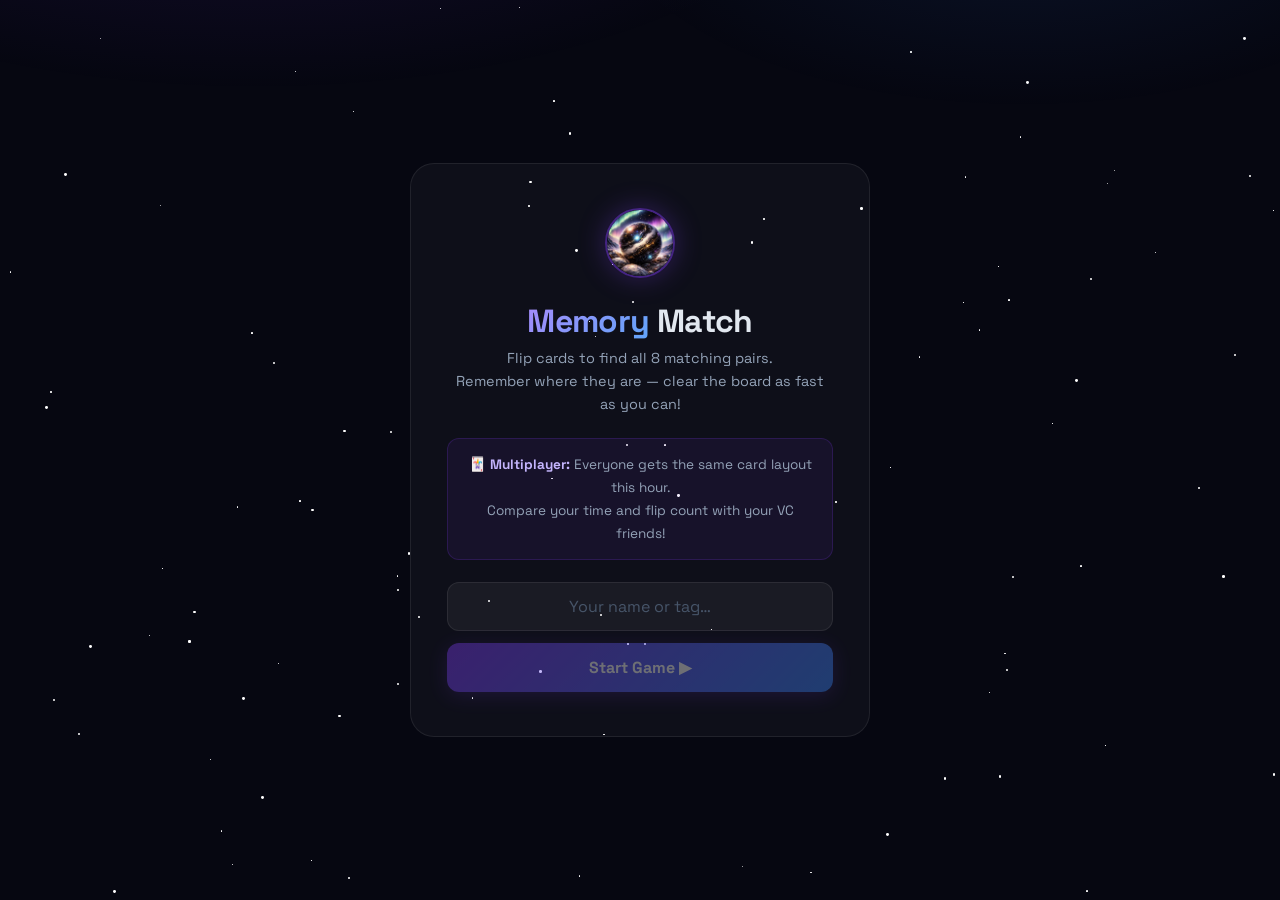
<file: memory.html>
<!DOCTYPE html>
<html lang="en">
<head>
  <meta charset="UTF-8" />
  <meta name="viewport" content="width=device-width, initial-scale=1.0" />
  <title>Memory Match — Onyx Activities</title>
  <meta name="theme-color" content="#7c3aed" />
  <link rel="icon" type="image/jpeg" href="../onyx.jpg" />
  <link rel="preconnect" href="https://fonts.googleapis.com" />
  <link rel="preconnect" href="https://fonts.gstatic.com" crossorigin />
  <link href="https://fonts.googleapis.com/css2?family=Space+Grotesk:wght@400;500;600;700;800;900&display=swap" rel="stylesheet" />
  <style>
    *, *::before, *::after { box-sizing: border-box; margin: 0; padding: 0; }
    :root {
      --bg: #060711; --surface: rgba(255,255,255,0.035); --border: rgba(255,255,255,0.08);
      --purple: #7c3aed; --blue: #3b82f6; --text: #e2e8f0; --text-muted: #94a3b8;
      --font: 'Space Grotesk', sans-serif;
    }
    body { font-family: var(--font); background: var(--bg); color: var(--text); min-height: 100vh; overflow-x: hidden; }
    .aurora { position: fixed; inset: 0; pointer-events: none; z-index: 0; background: radial-gradient(ellipse 80% 50% at 20% -20%, rgba(124,58,237,0.15) 0%, transparent 60%), radial-gradient(ellipse 60% 40% at 80% -10%, rgba(59,130,246,0.10) 0%, transparent 55%); }
    .stars { position: fixed; inset: 0; pointer-events: none; z-index: 0; }
    .star { position: absolute; border-radius: 50%; background: #fff; animation: twinkle var(--dur,3s) var(--delay,0s) ease-in-out infinite; }
    @keyframes twinkle { 0%,100% { opacity: var(--min-op,0.1); } 50% { opacity: var(--max-op,0.7); } }

    .screen { position: relative; z-index: 1; min-height: 100vh; display: flex; flex-direction: column; align-items: center; justify-content: center; padding: 24px; text-align: center; }
    .screen.hidden { display: none !important; }

    .card { background: var(--surface); border: 1px solid var(--border); border-radius: 24px; padding: 44px 36px; max-width: 460px; width: 100%; }
    .game-logo { width: 70px; height: 70px; border-radius: 50%; object-fit: cover; border: 2px solid rgba(124,58,237,0.5); box-shadow: 0 0 28px rgba(124,58,237,0.3); margin-bottom: 18px; animation: float 6s ease-in-out infinite; }
    @keyframes float { 0%,100% { transform: translateY(0); } 50% { transform: translateY(-7px); } }
    .game-title { font-size: 2rem; font-weight: 900; letter-spacing: -0.02em; margin-bottom: 6px; }
    .game-title span { background: linear-gradient(135deg, #a78bfa, #60a5fa); -webkit-background-clip: text; -webkit-text-fill-color: transparent; background-clip: text; }
    .game-sub { color: var(--text-muted); font-size: 0.9rem; line-height: 1.6; margin-bottom: 22px; }
    .info-box { background: rgba(124,58,237,0.08); border: 1px solid rgba(124,58,237,0.2); border-radius: 12px; padding: 14px 16px; font-size: 0.85rem; color: var(--text-muted); line-height: 1.7; margin-bottom: 22px; }
    .info-box strong { color: #c4b5fd; }
    .name-input { width: 100%; padding: 13px 16px; background: rgba(255,255,255,0.05); border: 1px solid var(--border); border-radius: 12px; color: var(--text); font-family: var(--font); font-size: 1rem; outline: none; transition: border-color 0.2s; margin-bottom: 12px; text-align: center; }
    .name-input:focus { border-color: rgba(124,58,237,0.5); }
    .name-input::placeholder { color: #475569; }
    .btn-start { width: 100%; padding: 14px; border-radius: 12px; border: none; cursor: pointer; font-family: var(--font); font-size: 1rem; font-weight: 700; background: linear-gradient(135deg, var(--purple), var(--blue)); color: white; box-shadow: 0 4px 20px rgba(124,58,237,0.35); transition: all 0.2s; }
    .btn-start:hover:not(:disabled) { transform: translateY(-2px); }
    .btn-start:disabled { opacity: 0.4; cursor: not-allowed; }

    .game-wrap { width: 100%; max-width: 580px; }
    .game-top { display: flex; justify-content: space-between; align-items: center; margin-bottom: 20px; padding: 0 4px; }
    .stat-pill { background: var(--surface); border: 1px solid var(--border); border-radius: 10px; padding: 8px 16px; font-size: 0.875rem; }
    .stat-pill .val { font-weight: 800; color: #a78bfa; font-size: 1rem; }

    .grid {
      display: grid; grid-template-columns: repeat(4, 1fr); gap: 10px;
      padding: 20px; background: var(--surface); border: 1px solid var(--border);
      border-radius: 20px;
    }
    .mem-card { aspect-ratio: 1; border-radius: 12px; cursor: pointer; perspective: 600px; position: relative; }
    .mem-card-inner { width: 100%; height: 100%; position: relative; transform-style: preserve-3d; transition: transform 0.35s ease; border-radius: 12px; }
    .mem-card.flipped .mem-card-inner { transform: rotateY(180deg); }
    .mem-card.matched .mem-card-inner { transform: rotateY(180deg); }
    .mem-card-front, .mem-card-back { position: absolute; inset: 0; border-radius: 12px; display: flex; align-items: center; justify-content: center; backface-visibility: hidden; -webkit-backface-visibility: hidden; }
    .mem-card-front { background: linear-gradient(135deg, rgba(124,58,237,0.15), rgba(59,130,246,0.1)); border: 1px solid rgba(124,58,237,0.25); font-size: 1.4rem; color: #475569; }
    .mem-card-front::after { content: '★'; font-size: 1.2rem; }
    .mem-card-back { background: rgba(255,255,255,0.06); border: 1px solid rgba(255,255,255,0.1); transform: rotateY(180deg); font-size: clamp(1.4rem, 5vw, 2rem); }
    .mem-card.matched .mem-card-back { background: rgba(34,197,94,0.12); border-color: rgba(34,197,94,0.4); box-shadow: 0 0 12px rgba(34,197,94,0.2); }
    .mem-card.wrong-flash .mem-card-back { background: rgba(239,68,68,0.15); border-color: rgba(239,68,68,0.5); }

    .results-card { background: var(--surface); border: 1px solid var(--border); border-radius: 24px; padding: 44px 36px; max-width: 460px; width: 100%; animation: fadeInUp 0.4s ease; }
    @keyframes fadeInUp { from { opacity: 0; transform: translateY(16px); } to { opacity: 1; transform: translateY(0); } }
    .res-emoji { font-size: 3.5rem; margin-bottom: 14px; display: block; }
    .res-title { font-size: 1.8rem; font-weight: 900; margin-bottom: 6px; }
    .res-sub { color: var(--text-muted); font-size: 0.9rem; margin-bottom: 28px; }
    .big-stat { font-size: 3.5rem; font-weight: 900; background: linear-gradient(135deg, #a78bfa, #60a5fa); -webkit-background-clip: text; -webkit-text-fill-color: transparent; background-clip: text; }
    .big-stat-label { color: var(--text-muted); font-size: 0.85rem; margin-bottom: 20px; }
    .stats-row { display: flex; gap: 10px; margin-bottom: 20px; }
    .stat-box { flex: 1; background: rgba(255,255,255,0.04); border: 1px solid var(--border); border-radius: 12px; padding: 14px 10px; text-align: center; }
    .stat-val { font-size: 1.3rem; font-weight: 800; color: #a78bfa; }
    .stat-key { font-size: 0.75rem; color: var(--text-muted); margin-top: 4px; }
    .share-box { background: rgba(124,58,237,0.08); border: 1px solid rgba(124,58,237,0.2); border-radius: 12px; padding: 12px 16px; font-size: 0.85rem; color: var(--text-muted); margin-bottom: 18px; line-height: 1.6; }
    .share-box strong { color: #c4b5fd; }
    .btn-row { display: flex; gap: 10px; }
    .btn-primary { flex: 1; padding: 13px; border-radius: 12px; border: none; cursor: pointer; font-family: var(--font); font-size: 0.95rem; font-weight: 700; background: linear-gradient(135deg, var(--purple), var(--blue)); color: white; box-shadow: 0 4px 16px rgba(124,58,237,0.3); transition: all 0.2s; }
    .btn-primary:hover { transform: translateY(-1px); }
    .btn-secondary { flex: 1; padding: 13px; border-radius: 12px; cursor: pointer; font-family: var(--font); font-size: 0.95rem; font-weight: 700; background: transparent; border: 1px solid var(--border); color: var(--text-muted); transition: all 0.2s; text-decoration: none; display: inline-flex; align-items: center; justify-content: center; }
    .btn-secondary:hover { border-color: rgba(124,58,237,0.4); color: var(--text); }

    @media (max-width: 480px) {
      .grid { gap: 7px; padding: 14px; }
      .mem-card-front::after { font-size: 0.9rem; }
      .card, .results-card { padding: 28px 16px; }
    }
  </style>
</head>
<body>
  <div class="stars" id="stars"></div>
  <div class="aurora"></div>

  <!-- LOBBY -->
  <div class="screen" id="screenLobby">
    <div class="card">
      <img src="../onyx.jpg" alt="Onyx" class="game-logo" />
      <h1 class="game-title"><span>Memory</span> Match</h1>
      <p class="game-sub">Flip cards to find all 8 matching pairs.<br/>Remember where they are — clear the board as fast as you can!</p>
      <div class="info-box">
        🃏 <strong>Multiplayer:</strong> Everyone gets the same card layout this hour.<br/>
        Compare your time and flip count with your VC friends!
      </div>
      <input type="text" id="nameInput" class="name-input" placeholder="Your name or tag…" maxlength="24" autocomplete="off" />
      <button class="btn-start" id="startBtn" disabled>Start Game ▶</button>
    </div>
  </div>

  <!-- GAME -->
  <div class="screen hidden" id="screenGame">
    <div class="game-wrap">
      <div class="game-top">
        <div class="stat-pill">Flips: <span class="val" id="flipCount">0</span></div>
        <div class="stat-pill">⏱ <span class="val" id="timerDisp">0:00</span></div>
        <div class="stat-pill">Pairs: <span class="val" id="pairCount">0</span>/8</div>
      </div>
      <div class="grid" id="memGrid"></div>
    </div>
  </div>

  <!-- RESULTS -->
  <div class="screen hidden" id="screenResults">
    <div class="results-card">
      <span class="res-emoji" id="resEmoji">🏆</span>
      <h2 class="res-title" id="resTitle">Board Cleared!</h2>
      <p class="res-sub" id="resSub">Player</p>
      <div class="big-stat" id="finalTime">0:00</div>
      <div class="big-stat-label">Total Time</div>
      <div class="stats-row">
        <div class="stat-box"><div class="stat-val" id="finalFlips">0</div><div class="stat-key">Flips</div></div>
        <div class="stat-box"><div class="stat-val" id="finalMisses">0</div><div class="stat-key">Misses</div></div>
        <div class="stat-box"><div class="stat-val" id="finalAccuracy">100%</div><div class="stat-key">Accuracy</div></div>
      </div>
      <div class="share-box">
        🃏 Beat your score! Share your <strong>time + flips</strong> in the VC.<br/>Same board, same rules — who did it faster?
      </div>
      <div class="btn-row">
        <button class="btn-primary" id="btnPlayAgain">Play Again</button>
        <a href="index.html" class="btn-secondary">← All Games</a>
      </div>
    </div>
  </div>

  <script>
    (function(){
      const c=document.getElementById('stars');
      for(let i=0;i<100;i++){
        const s=document.createElement('div');s.className='star';
        const sz=Math.random()*2.5+0.5;
        s.style.cssText=`width:${sz}px;height:${sz}px;left:${Math.random()*100}%;top:${Math.random()*100}%;--dur:${(Math.random()*4+2).toFixed(1)}s;--delay:-${(Math.random()*6).toFixed(1)}s;--min-op:${(Math.random()*0.1+0.05).toFixed(2)};--max-op:${(Math.random()*0.6+0.3).toFixed(2)};`;
        c.appendChild(s);
      }
    })();

    const EMOJIS = ['🚀','⭐','🌙','🔮','💎','🌌','🪐','🌠'];

    function mulberry32(seed) {
      return function() {
        seed|=0; seed=seed+0x6D2B79F5|0;
        let t=Math.imul(seed^seed>>>15,1|seed);
        t=t+Math.imul(t^t>>>7,61|t)^t;
        return((t^t>>>14)>>>0)/4294967296;
      };
    }
    function getSessionSeed() {
      const n=new Date();
      const s=`${n.getUTCFullYear()}${String(n.getUTCMonth()+1).padStart(2,'0')}${String(n.getUTCDate()).padStart(2,'0')}${String(n.getUTCHours()).padStart(2,'0')}`;
      let h=0; for(let i=0;i<s.length;i++) h=((h<<5)-h+s.charCodeAt(i))|0;
      return Math.abs(h);
    }
    function seededShuffle(arr, rng) {
      const a=[...arr];
      for(let i=a.length-1;i>0;i--){const j=Math.floor(rng()*(i+1));[a[i],a[j]]=[a[j],a[i]];}
      return a;
    }

    let playerName='Player', flips=0, misses=0, pairs=0;
    let firstCard=null, secondCard=null, lockBoard=false;
    let timerInterval=null, startTime=null;

    const nameInput=document.getElementById('nameInput');
    const startBtn=document.getElementById('startBtn');
    nameInput.addEventListener('input',()=>{startBtn.disabled=!nameInput.value.trim();});
    startBtn.addEventListener('click',()=>{
      playerName=nameInput.value.trim()||'Player';
      initGame();
    });

    function showScreen(id){
      ['screenLobby','screenGame','screenResults'].forEach(s=>{
        document.getElementById(s).classList.toggle('hidden',s!==id);
      });
    }

    function initGame(){
      flips=0;misses=0;pairs=0;firstCard=null;secondCard=null;lockBoard=false;
      document.getElementById('flipCount').textContent='0';
      document.getElementById('timerDisp').textContent='0:00';
      document.getElementById('pairCount').textContent='0';
      clearInterval(timerInterval);

      const rng=mulberry32(getSessionSeed());
      const cards=seededShuffle([...EMOJIS,...EMOJIS],rng);
      const grid=document.getElementById('memGrid');
      grid.innerHTML='';
      cards.forEach((emoji,i)=>{
        const card=document.createElement('div');
        card.className='mem-card';
        card.dataset.emoji=emoji;
        card.innerHTML=`<div class="mem-card-inner"><div class="mem-card-front"></div><div class="mem-card-back">${emoji}</div></div>`;
        card.addEventListener('click',()=>flipCard(card));
        grid.appendChild(card);
      });

      showScreen('screenGame');
      startTime=null;
    }

    function flipCard(card){
      if(lockBoard||card.classList.contains('flipped')||card.classList.contains('matched')) return;
      if(!startTime){
        startTime=Date.now();
        timerInterval=setInterval(updateTimer,500);
      }
      card.classList.add('flipped');
      flips++;
      document.getElementById('flipCount').textContent=flips;

      if(!firstCard){ firstCard=card; return; }
      secondCard=card;
      lockBoard=true;

      if(firstCard.dataset.emoji===secondCard.dataset.emoji){
        firstCard.classList.add('matched');
        secondCard.classList.add('matched');
        pairs++;
        document.getElementById('pairCount').textContent=pairs;
        firstCard=null;secondCard=null;lockBoard=false;
        if(pairs===EMOJIS.length) setTimeout(showResults,500);
      } else {
        misses++;
        const a=firstCard,b=secondCard;
        a.classList.add('wrong-flash');b.classList.add('wrong-flash');
        setTimeout(()=>{
          a.classList.remove('flipped','wrong-flash');
          b.classList.remove('flipped','wrong-flash');
          firstCard=null;secondCard=null;lockBoard=false;
        },900);
      }
    }

    function updateTimer(){
      if(!startTime)return;
      const s=Math.floor((Date.now()-startTime)/1000);
      document.getElementById('timerDisp').textContent=`${Math.floor(s/60)}:${String(s%60).padStart(2,'0')}`;
    }

    function showResults(){
      clearInterval(timerInterval);
      const totalMs=startTime?Date.now()-startTime:0;
      const s=Math.floor(totalMs/1000);
      const timeStr=`${Math.floor(s/60)}:${String(s%60).padStart(2,'0')}`;
      const accuracy=flips>0?Math.round((pairs*2/flips)*100):100;
      const emoji=s<60?'🏆':s<120?'⭐':s<180?'🎯':'🔮';
      const title=s<60?'Speed Demon!':s<120?'Nice Memory!':s<180?'Good Job!':'Cleared It!';

      document.getElementById('resEmoji').textContent=emoji;
      document.getElementById('resTitle').textContent=title;
      document.getElementById('resSub').textContent=playerName;
      document.getElementById('finalTime').textContent=timeStr;
      document.getElementById('finalFlips').textContent=flips;
      document.getElementById('finalMisses').textContent=misses;
      document.getElementById('finalAccuracy').textContent=accuracy+'%';
      showScreen('screenResults');
    }

    document.getElementById('btnPlayAgain').addEventListener('click',initGame);
  </script>
</body>
</html>
</file>
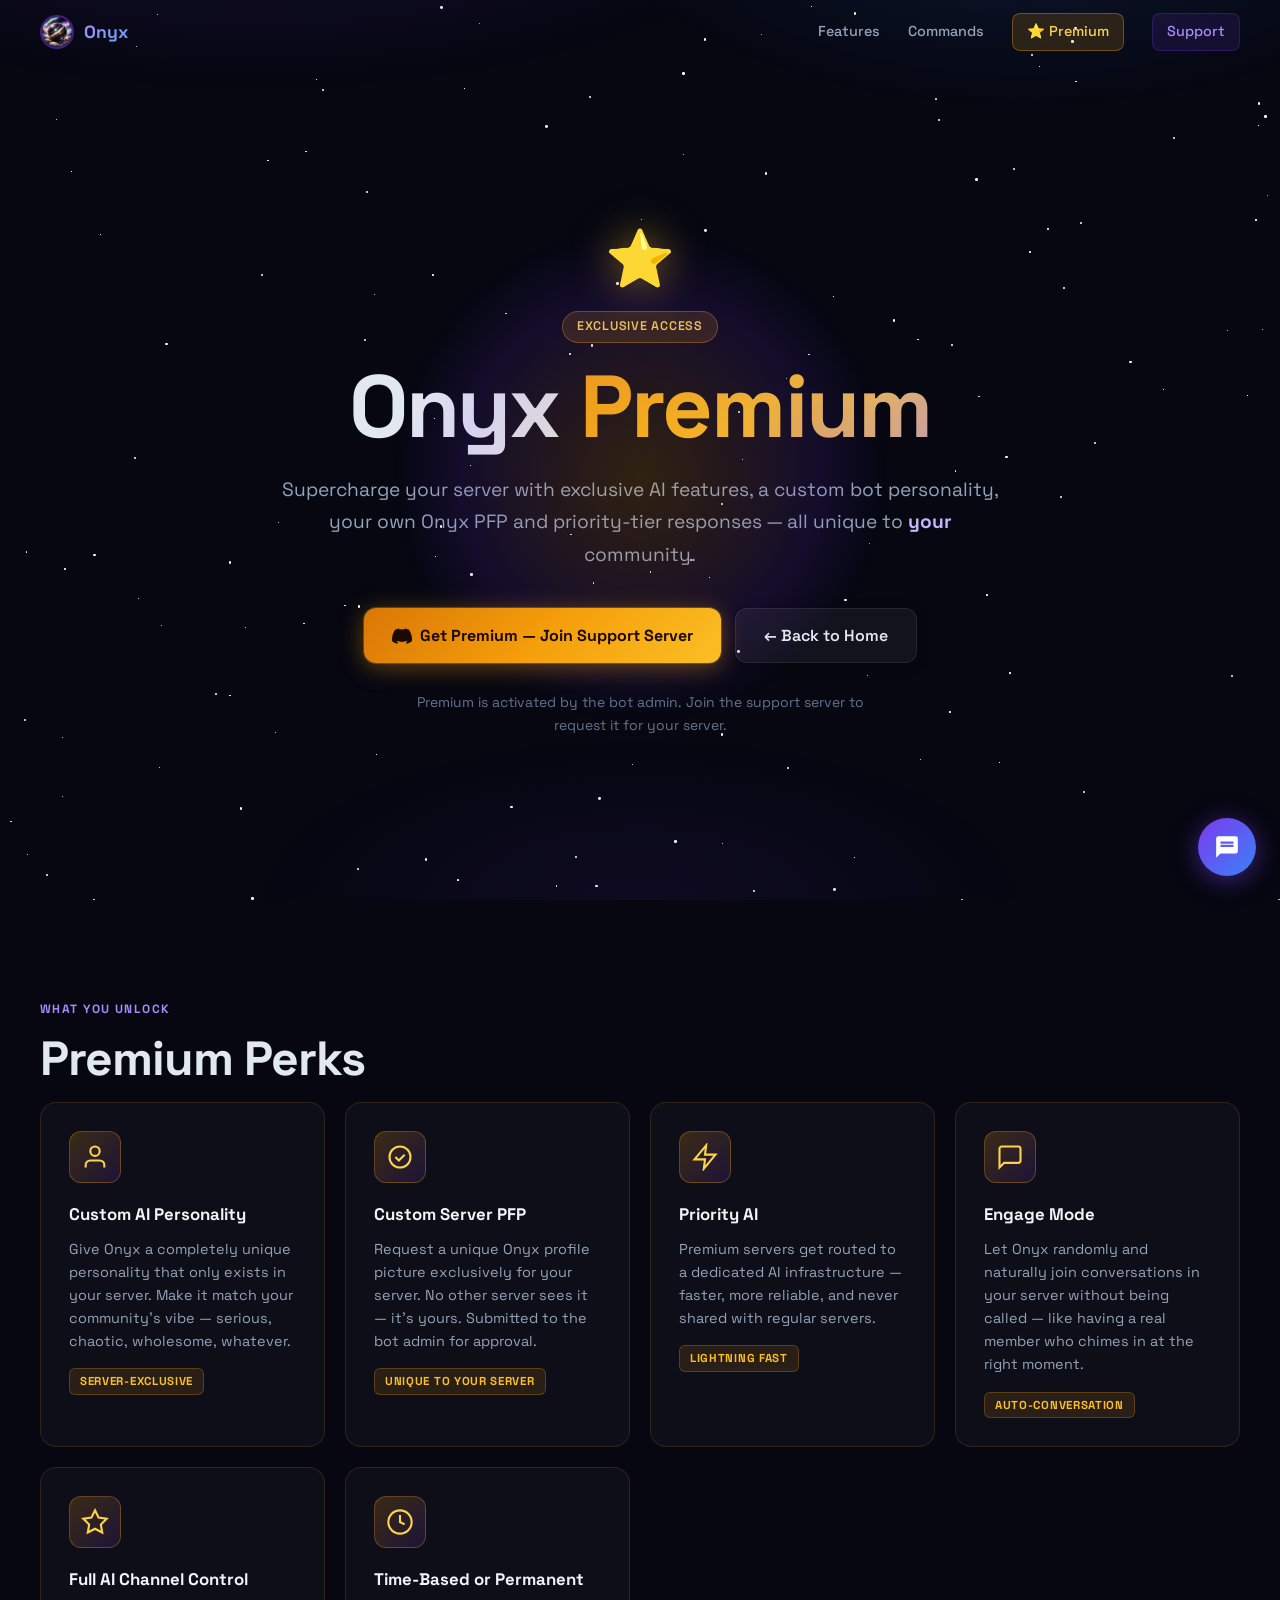
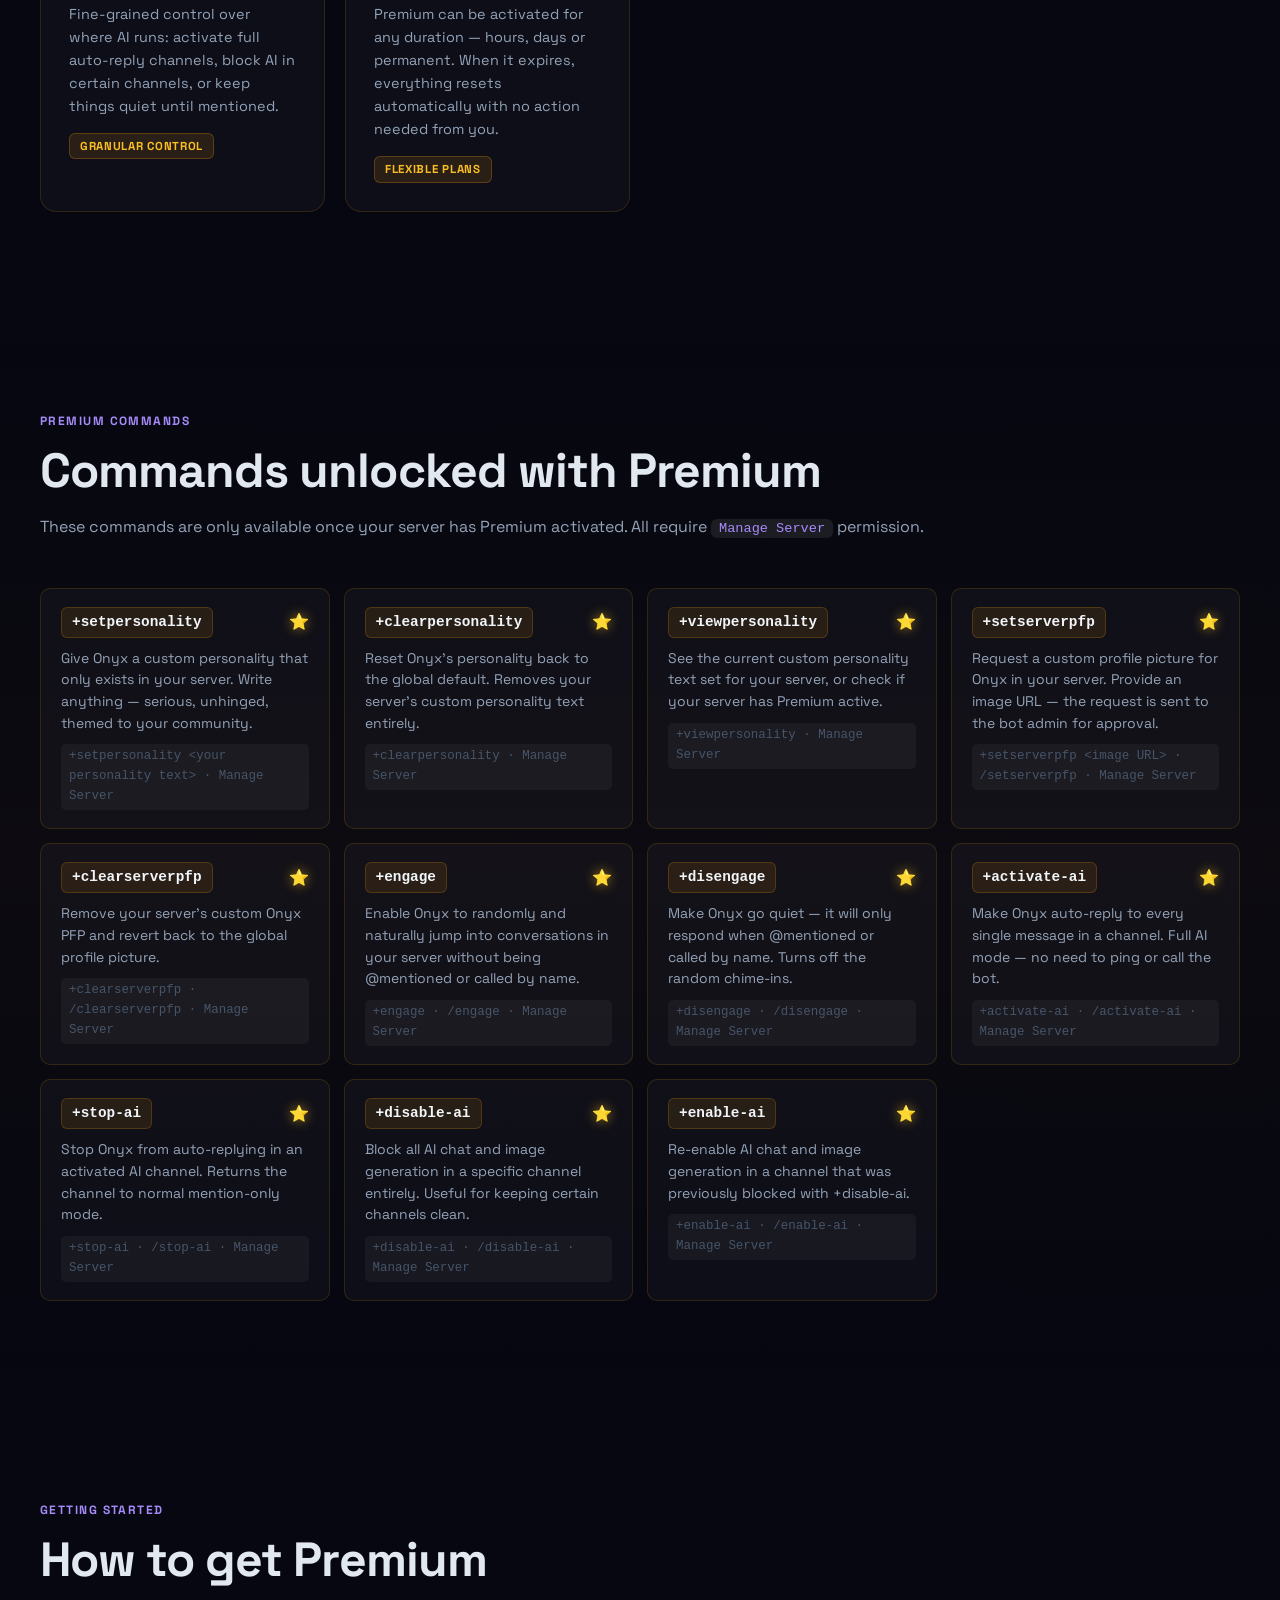
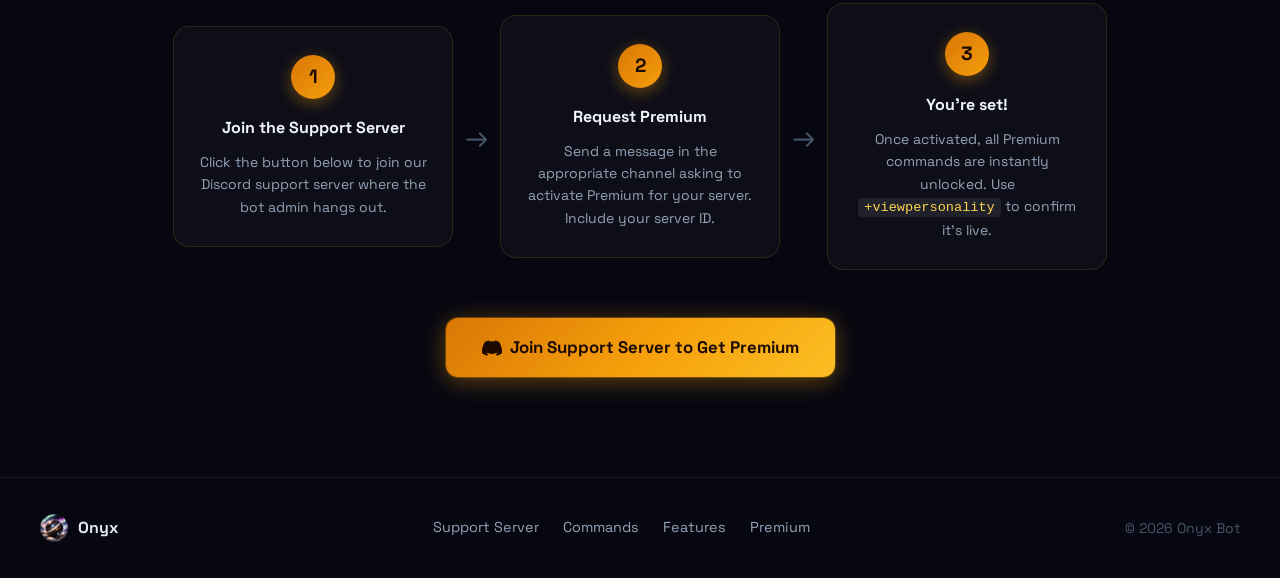
<file: premium (1).html>
<!DOCTYPE html>
<html lang="en">
<head>
  <meta charset="UTF-8" />
  <meta name="viewport" content="width=device-width, initial-scale=1.0" />
  <title>Onyx Premium — Discord Bot</title>
  <meta name="description" content="Unlock exclusive features for your Discord server with Onyx Premium. Custom AI personality, server PFP, priority AI and more." />

  <!-- Open Graph / Discord embed -->
  <meta property="og:type" content="website" />
  <meta property="og:url" content="https://onyxai.site/premium.html" />
  <meta property="og:title" content="Onyx Premium ⭐ — Exclusive Server Features" />
  <meta property="og:description" content="Custom AI personality, your own server PFP, priority responses and more. Unlock Onyx Premium for your server." />
  <meta property="og:image" content="https://onyxai.site/onyx.jpg" />
  <meta property="og:image:width" content="1200" />
  <meta property="og:image:height" content="1200" />
  <meta property="og:site_name" content="Onyx Bot" />

  <!-- Discord sidebar color + Twitter card -->
  <meta name="theme-color" content="#7c3aed" />
  <meta name="twitter:card" content="summary_large_image" />
  <meta name="twitter:title" content="Onyx Premium ⭐ — Exclusive Server Features" />
  <meta name="twitter:description" content="Custom AI personality, your own server PFP, priority responses and more." />
  <meta name="twitter:image" content="https://onyxai.site/onyx.jpg" />

  <link rel="icon" type="image/jpeg" href="onyx.jpg" />
  <link rel="preconnect" href="https://fonts.googleapis.com" />
  <link rel="preconnect" href="https://fonts.gstatic.com" crossorigin />
  <link href="https://fonts.googleapis.com/css2?family=Inter:wght@300;400;500;600;700;800;900&family=Space+Grotesk:wght@400;500;600;700&display=swap" rel="stylesheet" />
  <link rel="stylesheet" href="style.css" />
  <link rel="stylesheet" href="premium.css" />
</head>
<body>

  <div class="stars" id="stars"></div>
  <div class="aurora"></div>

  <!-- NAV -->
  <nav class="nav" id="nav">
    <div class="nav-inner">
      <a href="index.html" class="nav-logo">
        <img src="onyx.jpg" alt="Onyx" class="nav-pfp" />
        <span class="nav-name">Onyx</span>
      </a>
      <div class="nav-links">
        <a href="index.html#features">Features</a>
        <a href="index.html#commands">Commands</a>
        <a href="premium.html" class="nav-premium active-page">⭐ Premium</a>
        <a href="https://discord.gg/CFJPDqkGHe" target="_blank" class="nav-support">Support</a>
      </div>
      <button class="hamburger" id="hamburger" aria-label="Menu">
        <span></span><span></span><span></span>
      </button>
    </div>
  </nav>
  <!-- Mobile menu -->
  <div class="mobile-menu" id="mobileMenu">
    <a href="index.html" class="mobile-link">Home</a>
    <a href="index.html#features" class="mobile-link">Features</a>
    <a href="index.html#commands" class="mobile-link">Commands</a>
    <a href="premium.html" class="mobile-link mobile-premium">⭐ Premium</a>
    <a href="games/" class="mobile-link">🎮 Activities</a>
    <a href="https://discord.com/api/oauth2/authorize?client_id=1495346071822405663&permissions=277025770560&scope=bot%20applications.commands" target="_blank" class="mobile-link mobile-invite">Add to Discord</a>
    <a href="https://discord.gg/CFJPDqkGHe" target="_blank" class="mobile-link mobile-support">Support Server</a>
  </div>

  <!-- HERO -->
  <section class="hero prem-hero">
    <div class="hero-content">
      <div class="hero-glow prem-glow"></div>
      <div class="prem-crown">⭐</div>
      <div class="badge prem-badge">Exclusive Access</div>
      <h1 class="hero-title">
        Onyx <span class="gradient-text-gold">Premium</span>
      </h1>
      <p class="hero-sub">
        Supercharge your server with exclusive AI features, a custom bot personality,<br />
        your own Onyx PFP and priority-tier responses — all unique to <strong>your</strong> community.
      </p>
      <div class="hero-btns">
        <a href="https://discord.gg/CFJPDqkGHe" target="_blank" class="btn btn-gold">
          <svg width="20" height="20" viewBox="0 0 24 24" fill="currentColor"><path d="M20.317 4.37a19.791 19.791 0 0 0-4.885-1.515.074.074 0 0 0-.079.037c-.21.375-.444.864-.608 1.25a18.27 18.27 0 0 0-5.487 0 12.64 12.64 0 0 0-.617-1.25.077.077 0 0 0-.079-.037A19.736 19.736 0 0 0 3.677 4.37a.07.07 0 0 0-.032.027C.533 9.046-.32 13.58.099 18.057c.004.048.027.095.057.127a19.9 19.9 0 0 0 5.993 3.03.078.078 0 0 0 .084-.028 14.09 14.09 0 0 0 1.226-1.994.076.076 0 0 0-.041-.106 13.107 13.107 0 0 1-1.872-.892.077.077 0 0 1-.008-.128 10.2 10.2 0 0 0 .372-.292.074.074 0 0 1 .077-.01c3.928 1.793 8.18 1.793 12.062 0a.074.074 0 0 1 .078.01c.12.098.246.198.373.292a.077.077 0 0 1-.006.127 12.299 12.299 0 0 1-1.873.892.077.077 0 0 0-.041.107c.36.698.772 1.362 1.225 1.993a.076.076 0 0 0 .084.028 19.839 19.839 0 0 0 6.002-3.03.077.077 0 0 0 .032-.054c.5-5.177-.838-9.674-3.549-13.66a.061.061 0 0 0-.031-.03z"/></svg>
          Get Premium — Join Support Server
        </a>
        <a href="index.html" class="btn btn-secondary">
          ← Back to Home
        </a>
      </div>
      <p class="prem-note">Premium is activated by the bot admin. Join the support server to request it for your server.</p>
    </div>
  </section>

  <!-- PERKS GRID -->
  <section class="section" id="perks">
    <div class="container">
      <div class="section-label">What you unlock</div>
      <h2 class="section-title">Premium Perks</h2>
      <div class="perks-grid">

        <div class="perk-card" data-delay="0">
          <div class="perk-icon gold">
            <svg width="28" height="28" viewBox="0 0 24 24" fill="none" stroke="currentColor" stroke-width="1.8"><path d="M20 21v-2a4 4 0 0 0-4-4H8a4 4 0 0 0-4 4v2"/><circle cx="12" cy="7" r="4"/></svg>
          </div>
          <h3>Custom AI Personality</h3>
          <p>Give Onyx a completely unique personality that only exists in your server. Make it match your community's vibe — serious, chaotic, wholesome, whatever.</p>
          <div class="perk-tag">Server-exclusive</div>
        </div>

        <div class="perk-card" data-delay="100">
          <div class="perk-icon gold">
            <svg width="28" height="28" viewBox="0 0 24 24" fill="none" stroke="currentColor" stroke-width="1.8"><rect x="3" y="3" width="18" height="18" rx="9"/><path d="M8 12l3 3 5-5"/></svg>
          </div>
          <h3>Custom Server PFP</h3>
          <p>Request a unique Onyx profile picture exclusively for your server. No other server sees it — it's yours. Submitted to the bot admin for approval.</p>
          <div class="perk-tag">Unique to your server</div>
        </div>

        <div class="perk-card" data-delay="200">
          <div class="perk-icon gold">
            <svg width="28" height="28" viewBox="0 0 24 24" fill="none" stroke="currentColor" stroke-width="1.8"><path d="M13 2L3 14h9l-1 8 10-12h-9l1-8z"/></svg>
          </div>
          <h3>Priority AI</h3>
          <p>Premium servers get routed to a dedicated AI infrastructure — faster, more reliable, and never shared with regular servers.</p>
          <div class="perk-tag">Lightning fast</div>
        </div>

        <div class="perk-card" data-delay="300">
          <div class="perk-icon gold">
            <svg width="28" height="28" viewBox="0 0 24 24" fill="none" stroke="currentColor" stroke-width="1.8"><path d="M21 15a2 2 0 0 1-2 2H7l-4 4V5a2 2 0 0 1 2-2h14a2 2 0 0 1 2 2z"/></svg>
          </div>
          <h3>Engage Mode</h3>
          <p>Let Onyx randomly and naturally join conversations in your server without being called — like having a real member who chimes in at the right moment.</p>
          <div class="perk-tag">Auto-conversation</div>
        </div>

        <div class="perk-card" data-delay="400">
          <div class="perk-icon gold">
            <svg width="28" height="28" viewBox="0 0 24 24" fill="none" stroke="currentColor" stroke-width="1.8"><path d="M12 2l3.09 6.26L22 9.27l-5 4.87 1.18 6.88L12 17.77l-6.18 3.25L7 14.14 2 9.27l6.91-1.01L12 2z"/></svg>
          </div>
          <h3>Full AI Channel Control</h3>
          <p>Fine-grained control over where AI runs: activate full auto-reply channels, block AI in certain channels, or keep things quiet until mentioned.</p>
          <div class="perk-tag">Granular control</div>
        </div>

        <div class="perk-card" data-delay="500">
          <div class="perk-icon gold">
            <svg width="28" height="28" viewBox="0 0 24 24" fill="none" stroke="currentColor" stroke-width="1.8"><circle cx="12" cy="12" r="10"/><path d="M12 6v6l4 2"/></svg>
          </div>
          <h3>Time-Based or Permanent</h3>
          <p>Premium can be activated for any duration — hours, days or permanent. When it expires, everything resets automatically with no action needed from you.</p>
          <div class="perk-tag">Flexible plans</div>
        </div>

      </div>
    </div>
  </section>

  <!-- COMMANDS -->
  <section class="section prem-commands-section">
    <div class="container">
      <div class="section-label">Premium commands</div>
      <h2 class="section-title">Commands unlocked with Premium</h2>
      <p class="section-sub">These commands are only available once your server has Premium activated. All require <code>Manage Server</code> permission.</p>

      <div class="prem-cmd-grid">

        <div class="prem-cmd-card">
          <div class="prem-cmd-top">
            <span class="prem-cmd-name">+setpersonality</span>
            <span class="prem-star">⭐</span>
          </div>
          <p class="cmd-desc">Give Onyx a custom personality that only exists in your server. Write anything — serious, unhinged, themed to your community.</p>
          <div class="cmd-alias">+setpersonality &lt;your personality text&gt; · Manage Server</div>
        </div>

        <div class="prem-cmd-card">
          <div class="prem-cmd-top">
            <span class="prem-cmd-name">+clearpersonality</span>
            <span class="prem-star">⭐</span>
          </div>
          <p class="cmd-desc">Reset Onyx's personality back to the global default. Removes your server's custom personality text entirely.</p>
          <div class="cmd-alias">+clearpersonality · Manage Server</div>
        </div>

        <div class="prem-cmd-card">
          <div class="prem-cmd-top">
            <span class="prem-cmd-name">+viewpersonality</span>
            <span class="prem-star">⭐</span>
          </div>
          <p class="cmd-desc">See the current custom personality text set for your server, or check if your server has Premium active.</p>
          <div class="cmd-alias">+viewpersonality · Manage Server</div>
        </div>

        <div class="prem-cmd-card">
          <div class="prem-cmd-top">
            <span class="prem-cmd-name">+setserverpfp</span>
            <span class="prem-star">⭐</span>
          </div>
          <p class="cmd-desc">Request a custom profile picture for Onyx in your server. Provide an image URL — the request is sent to the bot admin for approval.</p>
          <div class="cmd-alias">+setserverpfp &lt;image URL&gt; · /setserverpfp · Manage Server</div>
        </div>

        <div class="prem-cmd-card">
          <div class="prem-cmd-top">
            <span class="prem-cmd-name">+clearserverpfp</span>
            <span class="prem-star">⭐</span>
          </div>
          <p class="cmd-desc">Remove your server's custom Onyx PFP and revert back to the global profile picture.</p>
          <div class="cmd-alias">+clearserverpfp · /clearserverpfp · Manage Server</div>
        </div>

        <div class="prem-cmd-card">
          <div class="prem-cmd-top">
            <span class="prem-cmd-name">+engage</span>
            <span class="prem-star">⭐</span>
          </div>
          <p class="cmd-desc">Enable Onyx to randomly and naturally jump into conversations in your server without being @mentioned or called by name.</p>
          <div class="cmd-alias">+engage · /engage · Manage Server</div>
        </div>

        <div class="prem-cmd-card">
          <div class="prem-cmd-top">
            <span class="prem-cmd-name">+disengage</span>
            <span class="prem-star">⭐</span>
          </div>
          <p class="cmd-desc">Make Onyx go quiet — it will only respond when @mentioned or called by name. Turns off the random chime-ins.</p>
          <div class="cmd-alias">+disengage · /disengage · Manage Server</div>
        </div>

        <div class="prem-cmd-card">
          <div class="prem-cmd-top">
            <span class="prem-cmd-name">+activate-ai</span>
            <span class="prem-star">⭐</span>
          </div>
          <p class="cmd-desc">Make Onyx auto-reply to every single message in a channel. Full AI mode — no need to ping or call the bot.</p>
          <div class="cmd-alias">+activate-ai · /activate-ai · Manage Server</div>
        </div>

        <div class="prem-cmd-card">
          <div class="prem-cmd-top">
            <span class="prem-cmd-name">+stop-ai</span>
            <span class="prem-star">⭐</span>
          </div>
          <p class="cmd-desc">Stop Onyx from auto-replying in an activated AI channel. Returns the channel to normal mention-only mode.</p>
          <div class="cmd-alias">+stop-ai · /stop-ai · Manage Server</div>
        </div>

        <div class="prem-cmd-card">
          <div class="prem-cmd-top">
            <span class="prem-cmd-name">+disable-ai</span>
            <span class="prem-star">⭐</span>
          </div>
          <p class="cmd-desc">Block all AI chat and image generation in a specific channel entirely. Useful for keeping certain channels clean.</p>
          <div class="cmd-alias">+disable-ai · /disable-ai · Manage Server</div>
        </div>

        <div class="prem-cmd-card">
          <div class="prem-cmd-top">
            <span class="prem-cmd-name">+enable-ai</span>
            <span class="prem-star">⭐</span>
          </div>
          <p class="cmd-desc">Re-enable AI chat and image generation in a channel that was previously blocked with +disable-ai.</p>
          <div class="cmd-alias">+enable-ai · /enable-ai · Manage Server</div>
        </div>

      </div>
    </div>
  </section>

  <!-- HOW TO GET -->
  <section class="section">
    <div class="container">
      <div class="section-label">Getting started</div>
      <h2 class="section-title">How to get Premium</h2>
      <div class="steps-grid">
        <div class="step-card" data-delay="0">
          <div class="step-num">1</div>
          <h3>Join the Support Server</h3>
          <p>Click the button below to join our Discord support server where the bot admin hangs out.</p>
        </div>
        <div class="step-arrow">→</div>
        <div class="step-card" data-delay="150">
          <div class="step-num">2</div>
          <h3>Request Premium</h3>
          <p>Send a message in the appropriate channel asking to activate Premium for your server. Include your server ID.</p>
        </div>
        <div class="step-arrow">→</div>
        <div class="step-card" data-delay="300">
          <div class="step-num">3</div>
          <h3>You're set!</h3>
          <p>Once activated, all Premium commands are instantly unlocked. Use <code>+viewpersonality</code> to confirm it's live.</p>
        </div>
      </div>
      <div style="text-align:center; margin-top: 48px;">
        <a href="https://discord.gg/CFJPDqkGHe" target="_blank" class="btn btn-gold" style="font-size:1.05rem; padding: 16px 36px;">
          <svg width="20" height="20" viewBox="0 0 24 24" fill="currentColor"><path d="M20.317 4.37a19.791 19.791 0 0 0-4.885-1.515.074.074 0 0 0-.079.037c-.21.375-.444.864-.608 1.25a18.27 18.27 0 0 0-5.487 0 12.64 12.64 0 0 0-.617-1.25.077.077 0 0 0-.079-.037A19.736 19.736 0 0 0 3.677 4.37a.07.07 0 0 0-.032.027C.533 9.046-.32 13.58.099 18.057c.004.048.027.095.057.127a19.9 19.9 0 0 0 5.993 3.03.078.078 0 0 0 .084-.028 14.09 14.09 0 0 0 1.226-1.994.076.076 0 0 0-.041-.106 13.107 13.107 0 0 1-1.872-.892.077.077 0 0 1-.008-.128 10.2 10.2 0 0 0 .372-.292.074.074 0 0 1 .077-.01c3.928 1.793 8.18 1.793 12.062 0a.074.074 0 0 1 .078.01c.12.098.246.198.373.292a.077.077 0 0 1-.006.127 12.299 12.299 0 0 1-1.873.892.077.077 0 0 0-.041.107c.36.698.772 1.362 1.225 1.993a.076.076 0 0 0 .084.028 19.839 19.839 0 0 0 6.002-3.03.077.077 0 0 0 .032-.054c.5-5.177-.838-9.674-3.549-13.66a.061.061 0 0 0-.031-.03z"/></svg>
          Join Support Server to Get Premium
        </a>
      </div>
    </div>
  </section>

  <!-- FOOTER -->
  <footer class="footer">
    <div class="container">
      <div class="footer-inner">
        <div class="footer-logo">
          <img src="onyx.jpg" alt="Onyx" class="footer-pfp" />
          <span>Onyx</span>
        </div>
        <div class="footer-links">
          <a href="https://discord.gg/CFJPDqkGHe" target="_blank">Support Server</a>
          <a href="index.html#commands">Commands</a>
          <a href="index.html#features">Features</a>
          <a href="premium.html">Premium</a>
        </div>
        <div class="footer-copy">© 2026 Onyx Bot</div>
      </div>
    </div>
  </footer>

  <!-- Chat Widget -->
  <div id="chatWidget">
    <button id="chatToggle" aria-label="Open chat">
      <svg id="chatIconOpen" width="26" height="26" viewBox="0 0 24 24" fill="currentColor"><path d="M20 2H4a2 2 0 0 0-2 2v18l4-4h14a2 2 0 0 0 2-2V4a2 2 0 0 0-2-2zm-2 10H6V10h12v2zm0-3H6V7h12v2z"/></svg>
      <svg id="chatIconClose" width="22" height="22" viewBox="0 0 24 24" fill="none" stroke="currentColor" stroke-width="2.5" style="display:none"><line x1="18" y1="6" x2="6" y2="18"/><line x1="6" y1="6" x2="18" y2="18"/></svg>
    </button>
    <div id="chatPanel">
      <div id="chatHeader">
        <img src="onyx.jpg" alt="Onyx" id="chatPfp" />
        <div id="chatHeaderInfo">
          <span id="chatName">Onyx</span>
          <span id="chatStatus"><span class="chat-dot"></span>Online</span>
        </div>
      </div>
      <div id="chatMessages">
        <div class="chat-msg bot">
          <img src="onyx.jpg" alt="Onyx" class="chat-avatar" />
          <div class="chat-bubble">Hey! I'm Onyx 👋 Ask me about Premium perks or any of my features!</div>
        </div>
      </div>
      <div id="chatInputArea">
        <input type="text" id="chatInput" placeholder="Ask Onyx something..." maxlength="500" autocomplete="off" />
        <button id="chatSend" aria-label="Send">
          <svg width="18" height="18" viewBox="0 0 24 24" fill="currentColor"><path d="M2.01 21L23 12 2.01 3 2 10l15 2-15 2z"/></svg>
        </button>
      </div>
    </div>
  </div>

  <script src="script.js"></script>
</body>
</html>
</file>
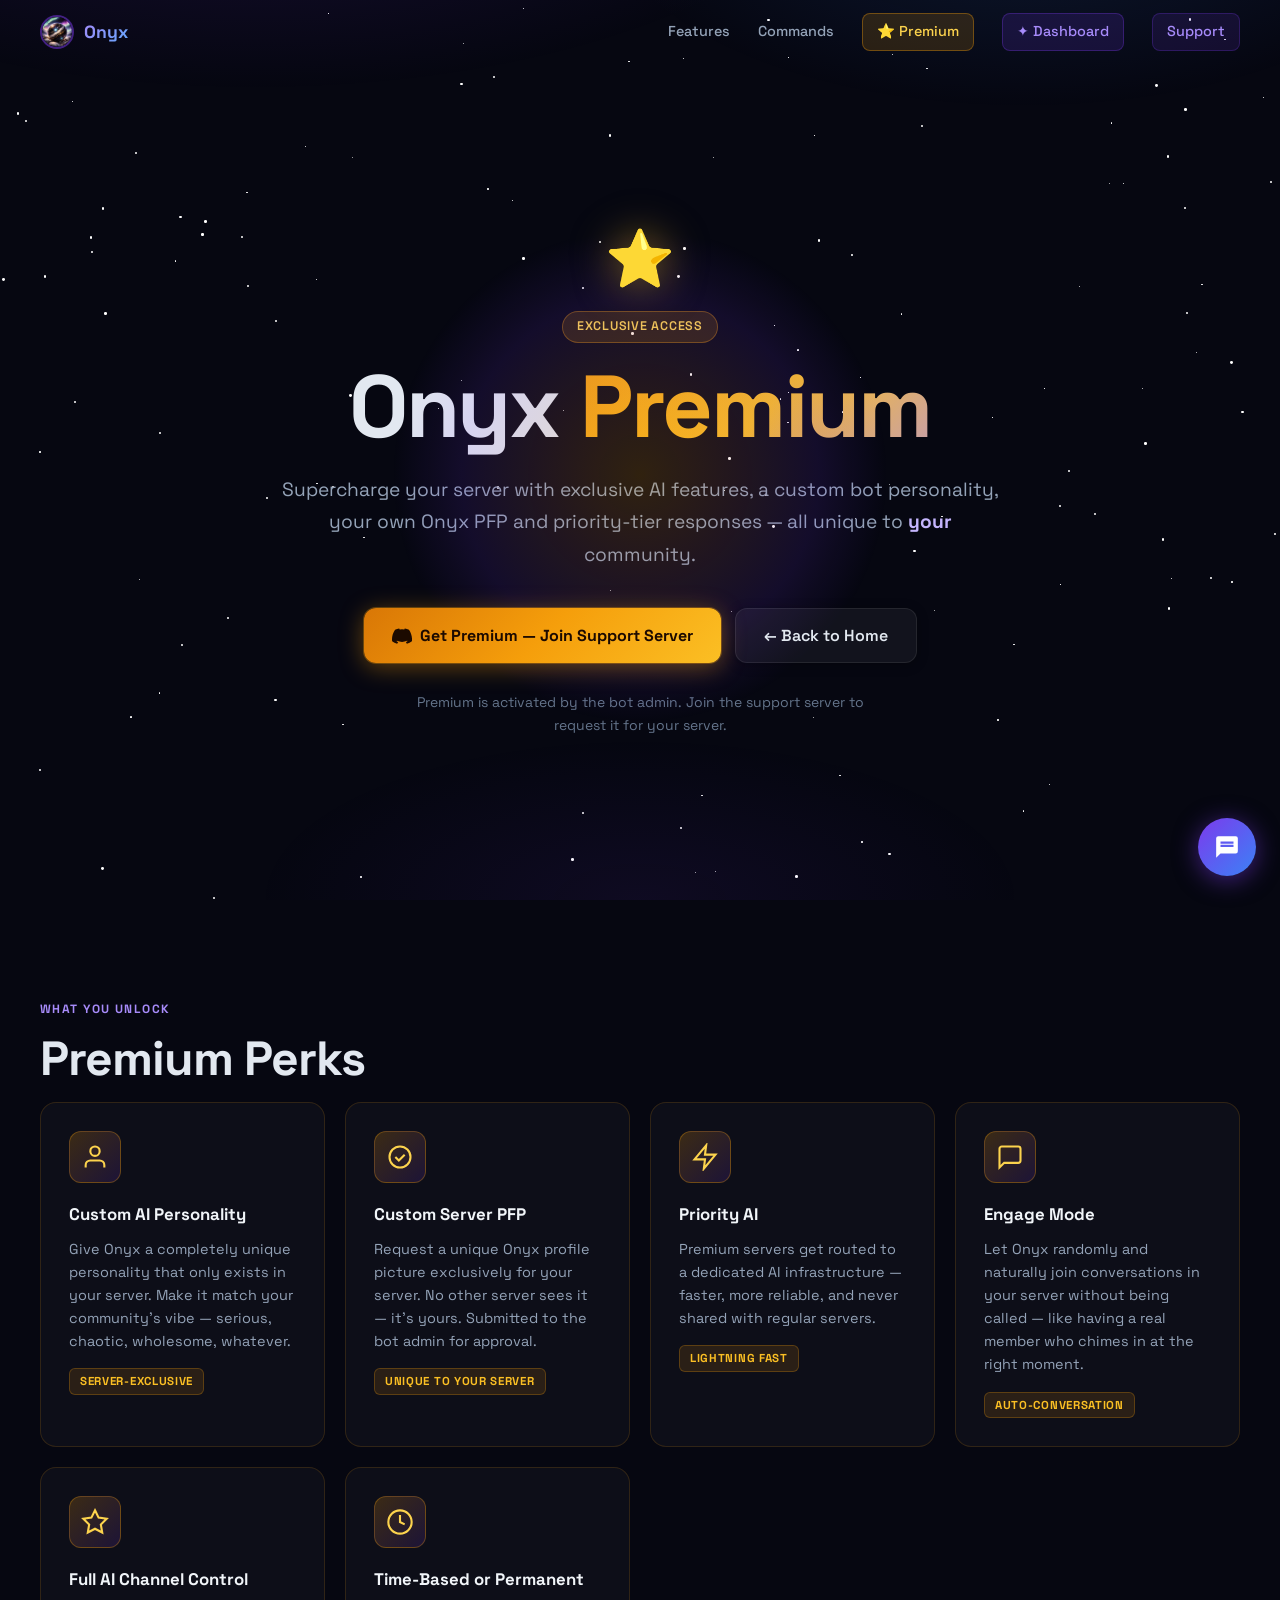
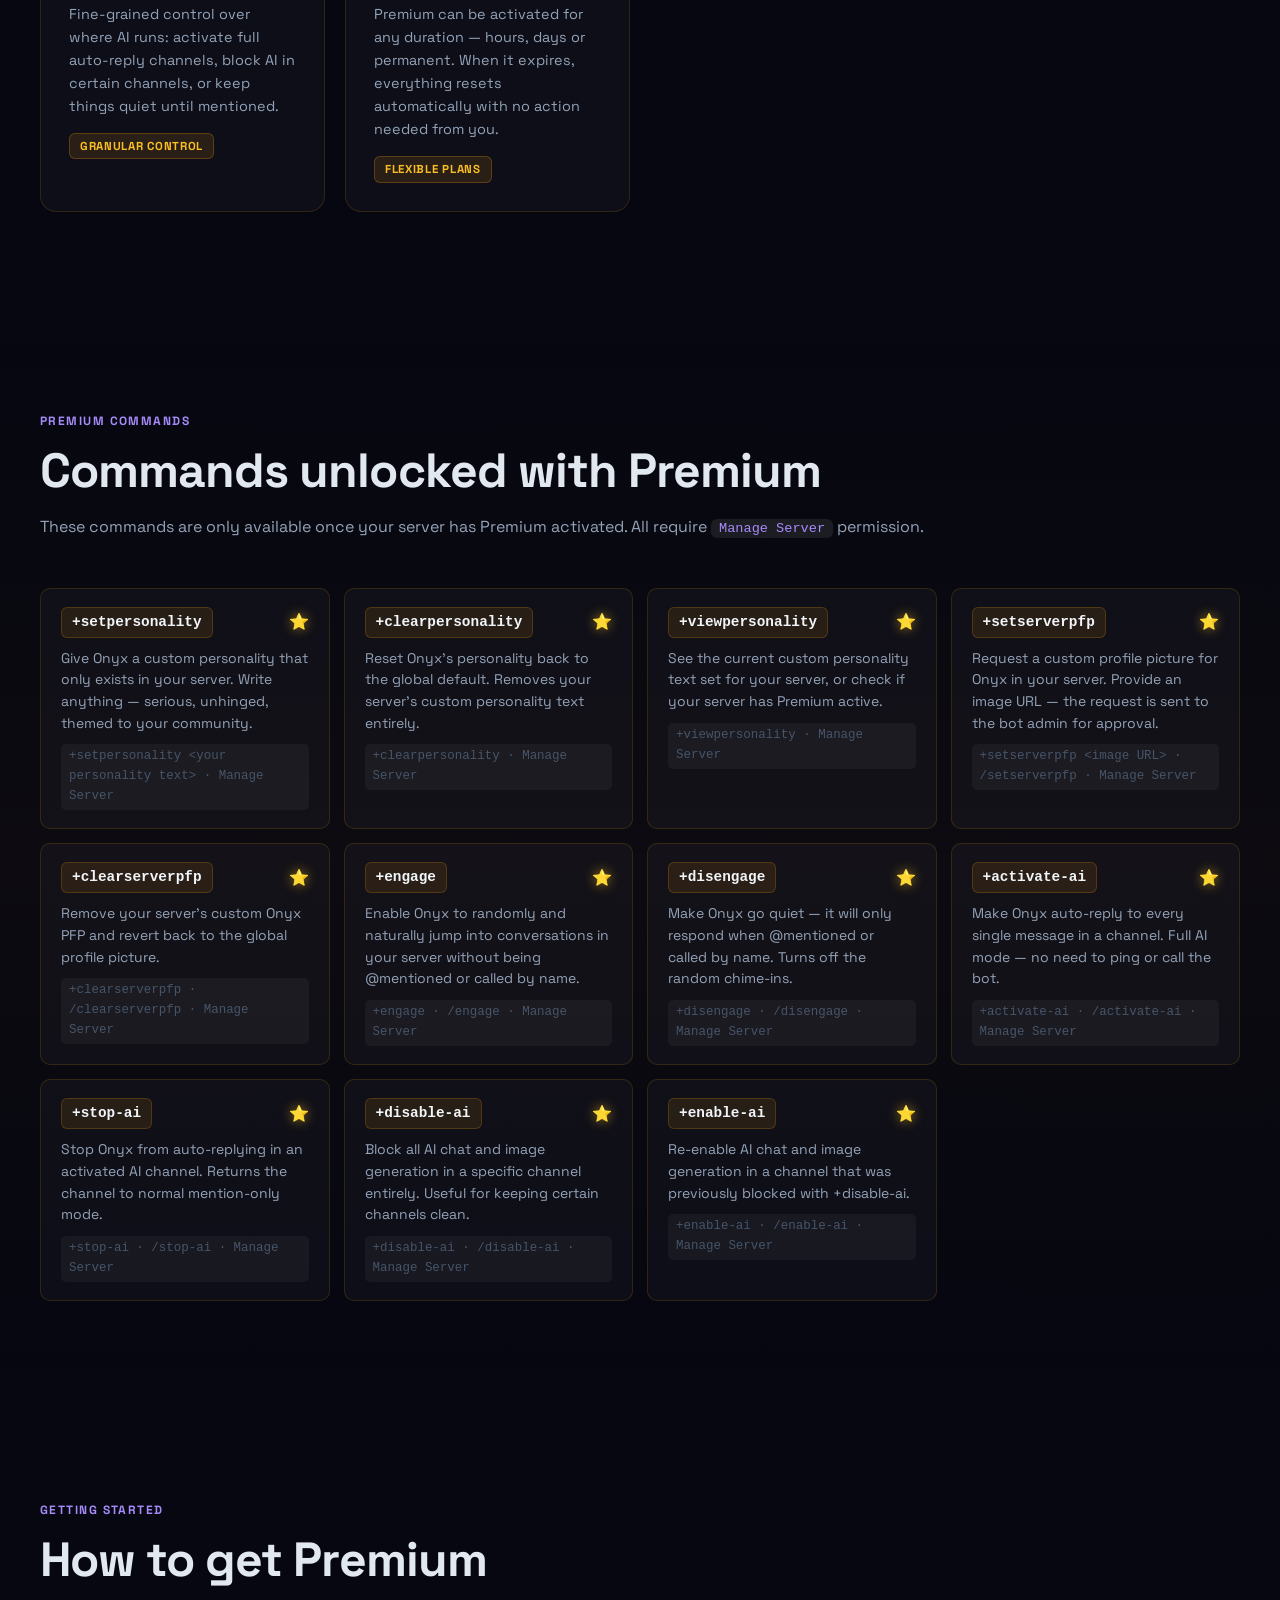
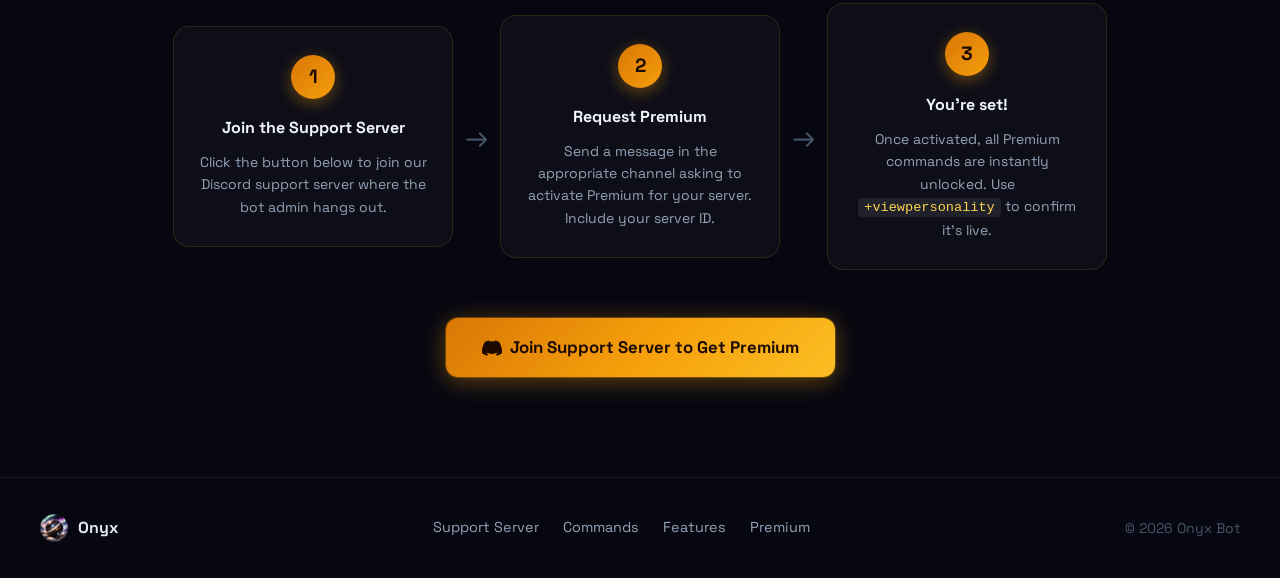
<file: premium.html>
<!DOCTYPE html>
<html lang="en">
<head>
  <meta charset="UTF-8" />
  <meta name="viewport" content="width=device-width, initial-scale=1.0" />
  <title>Onyx Premium — Discord Bot</title>
  <meta name="description" content="Unlock exclusive features for your Discord server with Onyx Premium. Custom AI personality, server PFP, priority AI and more." />

  <!-- Open Graph / Discord embed -->
  <meta property="og:type" content="website" />
  <meta property="og:url" content="https://onyxai.site/premium.html" />
  <meta property="og:title" content="Onyx Premium ⭐ — Exclusive Server Features" />
  <meta property="og:description" content="Custom AI personality, your own server PFP, priority responses and more. Unlock Onyx Premium for your server." />
  <meta property="og:image" content="https://onyxai.site/onyx.jpg" />
  <meta property="og:image:width" content="1200" />
  <meta property="og:image:height" content="1200" />
  <meta property="og:site_name" content="Onyx Bot" />

  <!-- Discord sidebar color + Twitter card -->
  <meta name="theme-color" content="#7c3aed" />
  <meta name="twitter:card" content="summary_large_image" />
  <meta name="twitter:title" content="Onyx Premium ⭐ — Exclusive Server Features" />
  <meta name="twitter:description" content="Custom AI personality, your own server PFP, priority responses and more." />
  <meta name="twitter:image" content="https://onyxai.site/onyx.jpg" />

  <link rel="icon" type="image/jpeg" href="onyx.jpg" />
  <link rel="preconnect" href="https://fonts.googleapis.com" />
  <link rel="preconnect" href="https://fonts.gstatic.com" crossorigin />
  <link href="https://fonts.googleapis.com/css2?family=Inter:wght@300;400;500;600;700;800;900&family=Space+Grotesk:wght@400;500;600;700&display=swap" rel="stylesheet" />
  <link rel="stylesheet" href="style.css" />
  <link rel="stylesheet" href="premium.css" />
</head>
<body>

  <div class="stars" id="stars"></div>
  <div class="aurora"></div>

  <!-- NAV -->
  <nav class="nav" id="nav">
    <div class="nav-inner">
      <a href="index.html" class="nav-logo">
        <img src="onyx.jpg" alt="Onyx" class="nav-pfp" />
        <span class="nav-name">Onyx</span>
      </a>
      <div class="nav-links">
        <a href="index.html#features">Features</a>
        <a href="index.html#commands">Commands</a>
        <a href="premium.html" class="nav-premium active-page">⭐ Premium</a>
        <a href="dashboard.html" class="nav-support" style="background:rgba(124,58,237,.15);color:#c4b5fd;border:1px solid rgba(124,58,237,.3)">✦ Dashboard</a>
        <a href="https://discord.gg/CFJPDqkGHe" target="_blank" class="nav-support">Support</a>
      </div>
      <button class="hamburger" id="hamburger" aria-label="Menu">
        <span></span><span></span><span></span>
      </button>
    </div>
  </nav>
  <!-- Mobile menu -->
  <div class="mobile-menu" id="mobileMenu">
    <a href="index.html" class="mobile-link">Home</a>
    <a href="index.html#features" class="mobile-link">Features</a>
    <a href="index.html#commands" class="mobile-link">Commands</a>
    <a href="premium.html" class="mobile-link mobile-premium">⭐ Premium</a>
    <a href="activities.html" class="mobile-link">🎮 Activities</a>
    <a href="dashboard.html" class="mobile-link" style="color:#c4b5fd">✦ Dashboard</a>
    <a href="https://discord.com/api/oauth2/authorize?client_id=1495346071822405663&permissions=277025770560&scope=bot%20applications.commands" target="_blank" class="mobile-link mobile-invite">Add to Discord</a>
    <a href="https://discord.gg/CFJPDqkGHe" target="_blank" class="mobile-link mobile-support">Support Server</a>
  </div>

  <!-- HERO -->
  <section class="hero prem-hero">
    <div class="hero-content">
      <div class="hero-glow prem-glow"></div>
      <div class="prem-crown">⭐</div>
      <div class="badge prem-badge">Exclusive Access</div>
      <h1 class="hero-title">
        Onyx <span class="gradient-text-gold">Premium</span>
      </h1>
      <p class="hero-sub">
        Supercharge your server with exclusive AI features, a custom bot personality,<br />
        your own Onyx PFP and priority-tier responses — all unique to <strong>your</strong> community.
      </p>
      <div class="hero-btns">
        <a href="https://discord.gg/CFJPDqkGHe" target="_blank" class="btn btn-gold">
          <svg width="20" height="20" viewBox="0 0 24 24" fill="currentColor"><path d="M20.317 4.37a19.791 19.791 0 0 0-4.885-1.515.074.074 0 0 0-.079.037c-.21.375-.444.864-.608 1.25a18.27 18.27 0 0 0-5.487 0 12.64 12.64 0 0 0-.617-1.25.077.077 0 0 0-.079-.037A19.736 19.736 0 0 0 3.677 4.37a.07.07 0 0 0-.032.027C.533 9.046-.32 13.58.099 18.057c.004.048.027.095.057.127a19.9 19.9 0 0 0 5.993 3.03.078.078 0 0 0 .084-.028 14.09 14.09 0 0 0 1.226-1.994.076.076 0 0 0-.041-.106 13.107 13.107 0 0 1-1.872-.892.077.077 0 0 1-.008-.128 10.2 10.2 0 0 0 .372-.292.074.074 0 0 1 .077-.01c3.928 1.793 8.18 1.793 12.062 0a.074.074 0 0 1 .078.01c.12.098.246.198.373.292a.077.077 0 0 1-.006.127 12.299 12.299 0 0 1-1.873.892.077.077 0 0 0-.041.107c.36.698.772 1.362 1.225 1.993a.076.076 0 0 0 .084.028 19.839 19.839 0 0 0 6.002-3.03.077.077 0 0 0 .032-.054c.5-5.177-.838-9.674-3.549-13.66a.061.061 0 0 0-.031-.03z"/></svg>
          Get Premium — Join Support Server
        </a>
        <a href="index.html" class="btn btn-secondary">
          ← Back to Home
        </a>
      </div>
      <p class="prem-note">Premium is activated by the bot admin. Join the support server to request it for your server.</p>
    </div>
  </section>

  <!-- PERKS GRID -->
  <section class="section" id="perks">
    <div class="container">
      <div class="section-label">What you unlock</div>
      <h2 class="section-title">Premium Perks</h2>
      <div class="perks-grid">

        <div class="perk-card" data-delay="0">
          <div class="perk-icon gold">
            <svg width="28" height="28" viewBox="0 0 24 24" fill="none" stroke="currentColor" stroke-width="1.8"><path d="M20 21v-2a4 4 0 0 0-4-4H8a4 4 0 0 0-4 4v2"/><circle cx="12" cy="7" r="4"/></svg>
          </div>
          <h3>Custom AI Personality</h3>
          <p>Give Onyx a completely unique personality that only exists in your server. Make it match your community's vibe — serious, chaotic, wholesome, whatever.</p>
          <div class="perk-tag">Server-exclusive</div>
        </div>

        <div class="perk-card" data-delay="100">
          <div class="perk-icon gold">
            <svg width="28" height="28" viewBox="0 0 24 24" fill="none" stroke="currentColor" stroke-width="1.8"><rect x="3" y="3" width="18" height="18" rx="9"/><path d="M8 12l3 3 5-5"/></svg>
          </div>
          <h3>Custom Server PFP</h3>
          <p>Request a unique Onyx profile picture exclusively for your server. No other server sees it — it's yours. Submitted to the bot admin for approval.</p>
          <div class="perk-tag">Unique to your server</div>
        </div>

        <div class="perk-card" data-delay="200">
          <div class="perk-icon gold">
            <svg width="28" height="28" viewBox="0 0 24 24" fill="none" stroke="currentColor" stroke-width="1.8"><path d="M13 2L3 14h9l-1 8 10-12h-9l1-8z"/></svg>
          </div>
          <h3>Priority AI</h3>
          <p>Premium servers get routed to a dedicated AI infrastructure — faster, more reliable, and never shared with regular servers.</p>
          <div class="perk-tag">Lightning fast</div>
        </div>

        <div class="perk-card" data-delay="300">
          <div class="perk-icon gold">
            <svg width="28" height="28" viewBox="0 0 24 24" fill="none" stroke="currentColor" stroke-width="1.8"><path d="M21 15a2 2 0 0 1-2 2H7l-4 4V5a2 2 0 0 1 2-2h14a2 2 0 0 1 2 2z"/></svg>
          </div>
          <h3>Engage Mode</h3>
          <p>Let Onyx randomly and naturally join conversations in your server without being called — like having a real member who chimes in at the right moment.</p>
          <div class="perk-tag">Auto-conversation</div>
        </div>

        <div class="perk-card" data-delay="400">
          <div class="perk-icon gold">
            <svg width="28" height="28" viewBox="0 0 24 24" fill="none" stroke="currentColor" stroke-width="1.8"><path d="M12 2l3.09 6.26L22 9.27l-5 4.87 1.18 6.88L12 17.77l-6.18 3.25L7 14.14 2 9.27l6.91-1.01L12 2z"/></svg>
          </div>
          <h3>Full AI Channel Control</h3>
          <p>Fine-grained control over where AI runs: activate full auto-reply channels, block AI in certain channels, or keep things quiet until mentioned.</p>
          <div class="perk-tag">Granular control</div>
        </div>

        <div class="perk-card" data-delay="500">
          <div class="perk-icon gold">
            <svg width="28" height="28" viewBox="0 0 24 24" fill="none" stroke="currentColor" stroke-width="1.8"><circle cx="12" cy="12" r="10"/><path d="M12 6v6l4 2"/></svg>
          </div>
          <h3>Time-Based or Permanent</h3>
          <p>Premium can be activated for any duration — hours, days or permanent. When it expires, everything resets automatically with no action needed from you.</p>
          <div class="perk-tag">Flexible plans</div>
        </div>

      </div>
    </div>
  </section>

  <!-- COMMANDS -->
  <section class="section prem-commands-section">
    <div class="container">
      <div class="section-label">Premium commands</div>
      <h2 class="section-title">Commands unlocked with Premium</h2>
      <p class="section-sub">These commands are only available once your server has Premium activated. All require <code>Manage Server</code> permission.</p>

      <div class="prem-cmd-grid">

        <div class="prem-cmd-card">
          <div class="prem-cmd-top">
            <span class="prem-cmd-name">+setpersonality</span>
            <span class="prem-star">⭐</span>
          </div>
          <p class="cmd-desc">Give Onyx a custom personality that only exists in your server. Write anything — serious, unhinged, themed to your community.</p>
          <div class="cmd-alias">+setpersonality &lt;your personality text&gt; · Manage Server</div>
        </div>

        <div class="prem-cmd-card">
          <div class="prem-cmd-top">
            <span class="prem-cmd-name">+clearpersonality</span>
            <span class="prem-star">⭐</span>
          </div>
          <p class="cmd-desc">Reset Onyx's personality back to the global default. Removes your server's custom personality text entirely.</p>
          <div class="cmd-alias">+clearpersonality · Manage Server</div>
        </div>

        <div class="prem-cmd-card">
          <div class="prem-cmd-top">
            <span class="prem-cmd-name">+viewpersonality</span>
            <span class="prem-star">⭐</span>
          </div>
          <p class="cmd-desc">See the current custom personality text set for your server, or check if your server has Premium active.</p>
          <div class="cmd-alias">+viewpersonality · Manage Server</div>
        </div>

        <div class="prem-cmd-card">
          <div class="prem-cmd-top">
            <span class="prem-cmd-name">+setserverpfp</span>
            <span class="prem-star">⭐</span>
          </div>
          <p class="cmd-desc">Request a custom profile picture for Onyx in your server. Provide an image URL — the request is sent to the bot admin for approval.</p>
          <div class="cmd-alias">+setserverpfp &lt;image URL&gt; · /setserverpfp · Manage Server</div>
        </div>

        <div class="prem-cmd-card">
          <div class="prem-cmd-top">
            <span class="prem-cmd-name">+clearserverpfp</span>
            <span class="prem-star">⭐</span>
          </div>
          <p class="cmd-desc">Remove your server's custom Onyx PFP and revert back to the global profile picture.</p>
          <div class="cmd-alias">+clearserverpfp · /clearserverpfp · Manage Server</div>
        </div>

        <div class="prem-cmd-card">
          <div class="prem-cmd-top">
            <span class="prem-cmd-name">+engage</span>
            <span class="prem-star">⭐</span>
          </div>
          <p class="cmd-desc">Enable Onyx to randomly and naturally jump into conversations in your server without being @mentioned or called by name.</p>
          <div class="cmd-alias">+engage · /engage · Manage Server</div>
        </div>

        <div class="prem-cmd-card">
          <div class="prem-cmd-top">
            <span class="prem-cmd-name">+disengage</span>
            <span class="prem-star">⭐</span>
          </div>
          <p class="cmd-desc">Make Onyx go quiet — it will only respond when @mentioned or called by name. Turns off the random chime-ins.</p>
          <div class="cmd-alias">+disengage · /disengage · Manage Server</div>
        </div>

        <div class="prem-cmd-card">
          <div class="prem-cmd-top">
            <span class="prem-cmd-name">+activate-ai</span>
            <span class="prem-star">⭐</span>
          </div>
          <p class="cmd-desc">Make Onyx auto-reply to every single message in a channel. Full AI mode — no need to ping or call the bot.</p>
          <div class="cmd-alias">+activate-ai · /activate-ai · Manage Server</div>
        </div>

        <div class="prem-cmd-card">
          <div class="prem-cmd-top">
            <span class="prem-cmd-name">+stop-ai</span>
            <span class="prem-star">⭐</span>
          </div>
          <p class="cmd-desc">Stop Onyx from auto-replying in an activated AI channel. Returns the channel to normal mention-only mode.</p>
          <div class="cmd-alias">+stop-ai · /stop-ai · Manage Server</div>
        </div>

        <div class="prem-cmd-card">
          <div class="prem-cmd-top">
            <span class="prem-cmd-name">+disable-ai</span>
            <span class="prem-star">⭐</span>
          </div>
          <p class="cmd-desc">Block all AI chat and image generation in a specific channel entirely. Useful for keeping certain channels clean.</p>
          <div class="cmd-alias">+disable-ai · /disable-ai · Manage Server</div>
        </div>

        <div class="prem-cmd-card">
          <div class="prem-cmd-top">
            <span class="prem-cmd-name">+enable-ai</span>
            <span class="prem-star">⭐</span>
          </div>
          <p class="cmd-desc">Re-enable AI chat and image generation in a channel that was previously blocked with +disable-ai.</p>
          <div class="cmd-alias">+enable-ai · /enable-ai · Manage Server</div>
        </div>

      </div>
    </div>
  </section>

  <!-- HOW TO GET -->
  <section class="section">
    <div class="container">
      <div class="section-label">Getting started</div>
      <h2 class="section-title">How to get Premium</h2>
      <div class="steps-grid">
        <div class="step-card" data-delay="0">
          <div class="step-num">1</div>
          <h3>Join the Support Server</h3>
          <p>Click the button below to join our Discord support server where the bot admin hangs out.</p>
        </div>
        <div class="step-arrow">→</div>
        <div class="step-card" data-delay="150">
          <div class="step-num">2</div>
          <h3>Request Premium</h3>
          <p>Send a message in the appropriate channel asking to activate Premium for your server. Include your server ID.</p>
        </div>
        <div class="step-arrow">→</div>
        <div class="step-card" data-delay="300">
          <div class="step-num">3</div>
          <h3>You're set!</h3>
          <p>Once activated, all Premium commands are instantly unlocked. Use <code>+viewpersonality</code> to confirm it's live.</p>
        </div>
      </div>
      <div style="text-align:center; margin-top: 48px;">
        <a href="https://discord.gg/CFJPDqkGHe" target="_blank" class="btn btn-gold" style="font-size:1.05rem; padding: 16px 36px;">
          <svg width="20" height="20" viewBox="0 0 24 24" fill="currentColor"><path d="M20.317 4.37a19.791 19.791 0 0 0-4.885-1.515.074.074 0 0 0-.079.037c-.21.375-.444.864-.608 1.25a18.27 18.27 0 0 0-5.487 0 12.64 12.64 0 0 0-.617-1.25.077.077 0 0 0-.079-.037A19.736 19.736 0 0 0 3.677 4.37a.07.07 0 0 0-.032.027C.533 9.046-.32 13.58.099 18.057c.004.048.027.095.057.127a19.9 19.9 0 0 0 5.993 3.03.078.078 0 0 0 .084-.028 14.09 14.09 0 0 0 1.226-1.994.076.076 0 0 0-.041-.106 13.107 13.107 0 0 1-1.872-.892.077.077 0 0 1-.008-.128 10.2 10.2 0 0 0 .372-.292.074.074 0 0 1 .077-.01c3.928 1.793 8.18 1.793 12.062 0a.074.074 0 0 1 .078.01c.12.098.246.198.373.292a.077.077 0 0 1-.006.127 12.299 12.299 0 0 1-1.873.892.077.077 0 0 0-.041.107c.36.698.772 1.362 1.225 1.993a.076.076 0 0 0 .084.028 19.839 19.839 0 0 0 6.002-3.03.077.077 0 0 0 .032-.054c.5-5.177-.838-9.674-3.549-13.66a.061.061 0 0 0-.031-.03z"/></svg>
          Join Support Server to Get Premium
        </a>
      </div>
    </div>
  </section>

  <!-- FOOTER -->
  <footer class="footer">
    <div class="container">
      <div class="footer-inner">
        <div class="footer-logo">
          <img src="onyx.jpg" alt="Onyx" class="footer-pfp" />
          <span>Onyx</span>
        </div>
        <div class="footer-links">
          <a href="https://discord.gg/CFJPDqkGHe" target="_blank">Support Server</a>
          <a href="index.html#commands">Commands</a>
          <a href="index.html#features">Features</a>
          <a href="premium.html">Premium</a>
        </div>
        <div class="footer-copy">© 2026 Onyx Bot</div>
      </div>
    </div>
  </footer>

  <!-- Chat Widget -->
  <div id="chatWidget">
    <button id="chatToggle" aria-label="Open chat">
      <svg id="chatIconOpen" width="26" height="26" viewBox="0 0 24 24" fill="currentColor"><path d="M20 2H4a2 2 0 0 0-2 2v18l4-4h14a2 2 0 0 0 2-2V4a2 2 0 0 0-2-2zm-2 10H6V10h12v2zm0-3H6V7h12v2z"/></svg>
      <svg id="chatIconClose" width="22" height="22" viewBox="0 0 24 24" fill="none" stroke="currentColor" stroke-width="2.5" style="display:none"><line x1="18" y1="6" x2="6" y2="18"/><line x1="6" y1="6" x2="18" y2="18"/></svg>
    </button>
    <div id="chatPanel">
      <div id="chatHeader">
        <img src="onyx.jpg" alt="Onyx" id="chatPfp" />
        <div id="chatHeaderInfo">
          <span id="chatName">Onyx</span>
          <span id="chatStatus"><span class="chat-dot"></span>Online</span>
        </div>
      </div>
      <div id="chatMessages">
        <div class="chat-msg bot">
          <img src="onyx.jpg" alt="Onyx" class="chat-avatar" />
          <div class="chat-bubble">Hey! I'm Onyx 👋 Ask me about Premium perks or any of my features!</div>
        </div>
      </div>
      <div id="chatInputArea">
        <input type="text" id="chatInput" placeholder="Ask Onyx something..." maxlength="500" autocomplete="off" />
        <button id="chatSend" aria-label="Send">
          <svg width="18" height="18" viewBox="0 0 24 24" fill="currentColor"><path d="M2.01 21L23 12 2.01 3 2 10l15 2-15 2z"/></svg>
        </button>
      </div>
    </div>
  </div>

  <script src="script.js"></script>
</body>
</html>
</file>
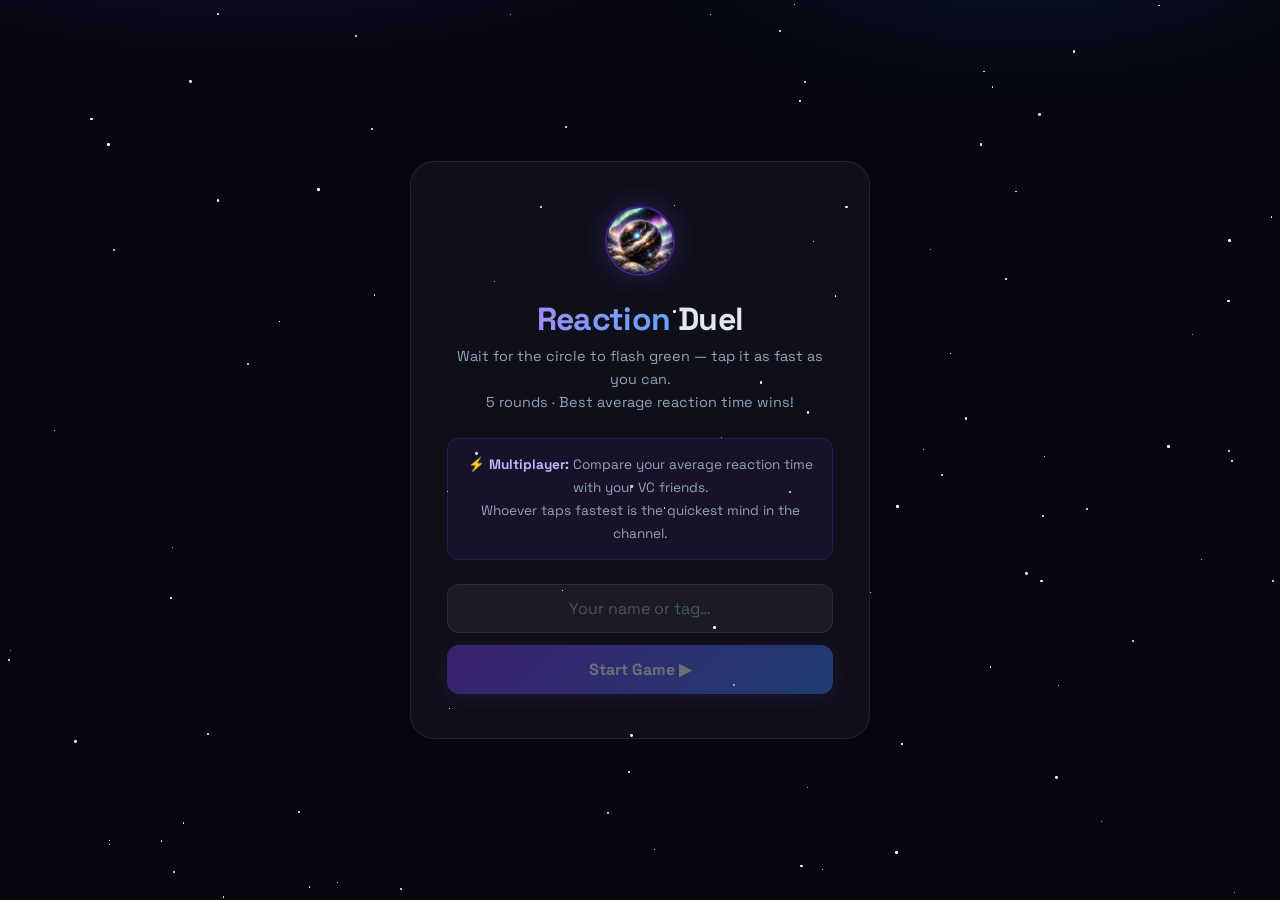
<file: reaction.html>
<!DOCTYPE html>
<html lang="en">
<head>
  <meta charset="UTF-8" />
  <meta name="viewport" content="width=device-width, initial-scale=1.0" />
  <title>Reaction Duel — Onyx Activities</title>
  <meta name="theme-color" content="#7c3aed" />
  <link rel="icon" type="image/jpeg" href="../onyx.jpg" />
  <link rel="preconnect" href="https://fonts.googleapis.com" />
  <link rel="preconnect" href="https://fonts.gstatic.com" crossorigin />
  <link href="https://fonts.googleapis.com/css2?family=Space+Grotesk:wght@400;500;600;700;800;900&display=swap" rel="stylesheet" />
  <style>
    *, *::before, *::after { box-sizing: border-box; margin: 0; padding: 0; }
    :root {
      --bg: #060711; --surface: rgba(255,255,255,0.035); --border: rgba(255,255,255,0.08);
      --purple: #7c3aed; --blue: #3b82f6; --text: #e2e8f0; --text-muted: #94a3b8;
      --green: #22c55e; --red: #ef4444; --font: 'Space Grotesk', sans-serif;
    }
    html, body { height: 100%; }
    body { font-family: var(--font); background: var(--bg); color: var(--text); overflow: hidden; }
    .aurora {
      position: fixed; inset: 0; pointer-events: none; z-index: 0;
      background: radial-gradient(ellipse 80% 50% at 20% -20%, rgba(124,58,237,0.15) 0%, transparent 60%),
                  radial-gradient(ellipse 60% 40% at 80% -10%, rgba(59,130,246,0.10) 0%, transparent 55%);
    }
    .stars { position: fixed; inset: 0; pointer-events: none; z-index: 0; }
    .star { position: absolute; border-radius: 50%; background: #fff; animation: twinkle var(--dur,3s) var(--delay,0s) ease-in-out infinite; }
    @keyframes twinkle { 0%,100% { opacity: var(--min-op,0.1); } 50% { opacity: var(--max-op,0.7); } }

    .screen { position: relative; z-index: 1; min-height: 100vh; display: flex; flex-direction: column; align-items: center; justify-content: center; padding: 24px; text-align: center; }
    .screen.hidden { display: none !important; }

    .card { background: var(--surface); border: 1px solid var(--border); border-radius: 24px; padding: 44px 36px; max-width: 460px; width: 100%; }
    .game-logo { width: 70px; height: 70px; border-radius: 50%; object-fit: cover; border: 2px solid rgba(124,58,237,0.5); box-shadow: 0 0 28px rgba(124,58,237,0.3); margin-bottom: 18px; animation: float 6s ease-in-out infinite; }
    @keyframes float { 0%,100% { transform: translateY(0); } 50% { transform: translateY(-7px); } }
    .game-title { font-size: 2rem; font-weight: 900; letter-spacing: -0.02em; margin-bottom: 6px; }
    .game-title span { background: linear-gradient(135deg, #a78bfa, #60a5fa); -webkit-background-clip: text; -webkit-text-fill-color: transparent; background-clip: text; }
    .game-sub { color: var(--text-muted); font-size: 0.9rem; line-height: 1.6; margin-bottom: 24px; }
    .info-box { background: rgba(124,58,237,0.08); border: 1px solid rgba(124,58,237,0.2); border-radius: 12px; padding: 14px 16px; font-size: 0.85rem; color: var(--text-muted); line-height: 1.7; margin-bottom: 24px; }
    .info-box strong { color: #c4b5fd; }
    .name-input { width: 100%; padding: 13px 16px; background: rgba(255,255,255,0.05); border: 1px solid var(--border); border-radius: 12px; color: var(--text); font-family: var(--font); font-size: 1rem; outline: none; transition: border-color 0.2s; margin-bottom: 12px; text-align: center; }
    .name-input:focus { border-color: rgba(124,58,237,0.5); }
    .name-input::placeholder { color: #475569; }
    .btn-start { width: 100%; padding: 14px; border-radius: 12px; border: none; cursor: pointer; font-family: var(--font); font-size: 1rem; font-weight: 700; background: linear-gradient(135deg, var(--purple), var(--blue)); color: white; box-shadow: 0 4px 20px rgba(124,58,237,0.35); transition: all 0.2s; }
    .btn-start:hover:not(:disabled) { transform: translateY(-2px); box-shadow: 0 8px 28px rgba(124,58,237,0.5); }
    .btn-start:disabled { opacity: 0.4; cursor: not-allowed; }

    .game-zone { width: 100%; max-width: 500px; }
    .rounds-bar { display: flex; gap: 8px; justify-content: center; margin-bottom: 40px; }
    .round-dot { width: 12px; height: 12px; border-radius: 50%; border: 2px solid rgba(255,255,255,0.15); transition: all 0.3s; }
    .round-dot.done { background: var(--green); border-color: var(--green); box-shadow: 0 0 8px rgba(34,197,94,0.5); }
    .round-dot.fail { background: var(--red); border-color: var(--red); }
    .round-dot.active { border-color: rgba(124,58,237,0.6); animation: activePulse 1s ease-in-out infinite; }
    @keyframes activePulse { 0%,100% { box-shadow: 0 0 0 rgba(124,58,237,0.4); } 50% { box-shadow: 0 0 12px rgba(124,58,237,0.6); } }

    .reaction-area {
      width: 280px; height: 280px; border-radius: 50%;
      display: flex; flex-direction: column; align-items: center; justify-content: center;
      cursor: pointer; margin: 0 auto 32px;
      border: 3px solid rgba(255,255,255,0.08);
      background: rgba(255,255,255,0.03);
      transition: all 0.15s;
      user-select: none; -webkit-user-select: none;
    }
    .reaction-area.waiting { border-color: rgba(124,58,237,0.3); }
    .reaction-area.go {
      background: radial-gradient(circle, rgba(34,197,94,0.25), rgba(34,197,94,0.08));
      border-color: rgba(34,197,94,0.7);
      box-shadow: 0 0 60px rgba(34,197,94,0.3), inset 0 0 40px rgba(34,197,94,0.1);
      animation: goFlash 0.15s ease;
    }
    @keyframes goFlash { 0% { transform: scale(0.95); } 100% { transform: scale(1); } }
    .reaction-area.early {
      background: radial-gradient(circle, rgba(239,68,68,0.2), rgba(239,68,68,0.05));
      border-color: rgba(239,68,68,0.6);
      box-shadow: 0 0 40px rgba(239,68,68,0.25);
    }
    .reaction-area.showing-result {
      background: radial-gradient(circle, rgba(59,130,246,0.18), rgba(59,130,246,0.04));
      border-color: rgba(59,130,246,0.5);
    }
    .reaction-icon { font-size: 3.5rem; margin-bottom: 12px; transition: all 0.2s; }
    .reaction-label { font-size: 1.1rem; font-weight: 700; color: var(--text-muted); }
    .reaction-label.go-label { color: #86efac; font-size: 1.3rem; }
    .reaction-label.early-label { color: #fca5a5; }

    .status-bar { display: flex; justify-content: center; gap: 24px; font-size: 0.85rem; color: var(--text-muted); }
    .status-bar span { color: var(--text); font-weight: 700; }

    .results-card { background: var(--surface); border: 1px solid var(--border); border-radius: 24px; padding: 44px 36px; max-width: 480px; width: 100%; animation: fadeInUp 0.4s ease; }
    @keyframes fadeInUp { from { opacity: 0; transform: translateY(16px); } to { opacity: 1; transform: translateY(0); } }
    .res-emoji { font-size: 3.5rem; margin-bottom: 14px; display: block; }
    .res-title { font-size: 1.8rem; font-weight: 900; margin-bottom: 6px; letter-spacing: -0.02em; }
    .res-sub { color: var(--text-muted); font-size: 0.9rem; margin-bottom: 28px; }
    .avg-time { font-size: 4rem; font-weight: 900; background: linear-gradient(135deg, #a78bfa, #60a5fa); -webkit-background-clip: text; -webkit-text-fill-color: transparent; background-clip: text; margin-bottom: 4px; }
    .avg-label { color: var(--text-muted); font-size: 0.85rem; margin-bottom: 24px; }
    .rounds-list { display: flex; flex-direction: column; gap: 8px; margin-bottom: 24px; }
    .round-row { display: flex; justify-content: space-between; align-items: center; padding: 10px 14px; background: rgba(255,255,255,0.04); border: 1px solid var(--border); border-radius: 10px; font-size: 0.875rem; }
    .round-row .rr-label { color: var(--text-muted); }
    .round-row .rr-val { font-weight: 700; }
    .round-row .rr-val.fast { color: #86efac; }
    .round-row .rr-val.miss { color: #fca5a5; }
    .share-box { background: rgba(124,58,237,0.08); border: 1px solid rgba(124,58,237,0.2); border-radius: 12px; padding: 14px 16px; font-size: 0.85rem; color: var(--text-muted); margin-bottom: 20px; line-height: 1.6; }
    .share-box strong { color: #c4b5fd; }
    .btn-row { display: flex; gap: 10px; }
    .btn-primary { flex: 1; padding: 13px; border-radius: 12px; border: none; cursor: pointer; font-family: var(--font); font-size: 0.95rem; font-weight: 700; background: linear-gradient(135deg, var(--purple), var(--blue)); color: white; box-shadow: 0 4px 16px rgba(124,58,237,0.3); transition: all 0.2s; }
    .btn-primary:hover { transform: translateY(-1px); }
    .btn-secondary { flex: 1; padding: 13px; border-radius: 12px; cursor: pointer; font-family: var(--font); font-size: 0.95rem; font-weight: 700; background: transparent; border: 1px solid var(--border); color: var(--text-muted); transition: all 0.2s; text-decoration: none; display: inline-flex; align-items: center; justify-content: center; }
    .btn-secondary:hover { border-color: rgba(124,58,237,0.4); color: var(--text); }

    @media (max-width: 480px) {
      .reaction-area { width: 220px; height: 220px; }
      .card, .results-card { padding: 28px 18px; }
    }
  </style>
</head>
<body>
  <div class="stars" id="stars"></div>
  <div class="aurora"></div>

  <!-- LOBBY -->
  <div class="screen" id="screenLobby">
    <div class="card">
      <img src="../onyx.jpg" alt="Onyx" class="game-logo" />
      <h1 class="game-title"><span>Reaction</span> Duel</h1>
      <p class="game-sub">Wait for the circle to flash green — tap it as fast as you can.<br/>5 rounds · Best average reaction time wins!</p>
      <div class="info-box">
        ⚡ <strong>Multiplayer:</strong> Compare your average reaction time with your VC friends.<br/>
        Whoever taps fastest is the quickest mind in the channel.
      </div>
      <input type="text" id="nameInput" class="name-input" placeholder="Your name or tag…" maxlength="24" autocomplete="off" />
      <button class="btn-start" id="startBtn" disabled>Start Game ▶</button>
    </div>
  </div>

  <!-- GAME -->
  <div class="screen hidden" id="screenGame">
    <div class="game-zone">
      <div class="rounds-bar" id="roundsBar"></div>
      <div class="reaction-area waiting" id="reactionArea" tabindex="0">
        <div class="reaction-icon" id="reactionIcon">⚡</div>
        <div class="reaction-label" id="reactionLabel">Get ready…</div>
      </div>
      <div class="status-bar">
        <div>Round <span id="roundNum">1</span> / 5</div>
        <div>Best: <span id="bestTime">—</span></div>
      </div>
    </div>
  </div>

  <!-- RESULTS -->
  <div class="screen hidden" id="screenResults">
    <div class="results-card">
      <span class="res-emoji" id="resEmoji">⚡</span>
      <h2 class="res-title" id="resTitle">Lightning Fast!</h2>
      <p class="res-sub" id="resSub">Player</p>
      <div class="avg-time" id="avgTime">0ms</div>
      <div class="avg-label">Average Reaction Time</div>
      <div class="rounds-list" id="roundsList"></div>
      <div class="share-box">
        ⚡ Challenge your server! Tell them your average and see who's faster.
      </div>
      <div class="btn-row">
        <button class="btn-primary" id="btnPlayAgain">Play Again</button>
        <a href="index.html" class="btn-secondary">← All Games</a>
      </div>
    </div>
  </div>

  <script>
    (function(){
      const c = document.getElementById('stars');
      for(let i=0;i<100;i++){
        const s=document.createElement('div'); s.className='star';
        const sz=Math.random()*2.5+0.5;
        s.style.cssText=`width:${sz}px;height:${sz}px;left:${Math.random()*100}%;top:${Math.random()*100}%;--dur:${(Math.random()*4+2).toFixed(1)}s;--delay:-${(Math.random()*6).toFixed(1)}s;--min-op:${(Math.random()*0.1+0.05).toFixed(2)};--max-op:${(Math.random()*0.6+0.3).toFixed(2)};`;
        c.appendChild(s);
      }
    })();

    const TOTAL_ROUNDS = 5;
    let playerName = 'Player';
    let currentRound = 0;
    let times = [];
    let waitTimeout = null;
    let startTime = null;
    let state = 'idle';

    const nameInput = document.getElementById('nameInput');
    const startBtn = document.getElementById('startBtn');
    const roundsBar = document.getElementById('roundsBar');
    const reactionArea = document.getElementById('reactionArea');
    const reactionIcon = document.getElementById('reactionIcon');
    const reactionLabel = document.getElementById('reactionLabel');
    const roundNum = document.getElementById('roundNum');
    const bestTimeEl = document.getElementById('bestTime');

    function showScreen(id) {
      ['screenLobby','screenGame','screenResults'].forEach(s => {
        document.getElementById(s).classList.toggle('hidden', s !== id);
      });
    }

    nameInput.addEventListener('input', () => { startBtn.disabled = !nameInput.value.trim(); });
    startBtn.addEventListener('click', () => {
      playerName = nameInput.value.trim() || 'Player';
      currentRound = 0; times = [];
      buildRoundsBar();
      showScreen('screenGame');
      setTimeout(() => beginRound(), 600);
    });

    function buildRoundsBar() {
      roundsBar.innerHTML = '';
      for(let i=0;i<TOTAL_ROUNDS;i++){
        const d=document.createElement('div'); d.className='round-dot'; d.id='dot'+i;
        roundsBar.appendChild(d);
      }
    }

    function updateDot(i, cls) {
      const d = document.getElementById('dot'+i);
      if(d){ d.className='round-dot '+cls; }
    }

    function beginRound() {
      state = 'waiting';
      roundNum.textContent = currentRound + 1;
      updateDot(currentRound, 'active');
      setArea('waiting', '⚡', 'Wait for it…', '');
      const delay = 1500 + Math.random() * 3500;
      waitTimeout = setTimeout(() => flash(), delay);
    }

    function flash() {
      state = 'go';
      startTime = performance.now();
      setArea('go', '🟢', 'TAP NOW!', 'go-label');
    }

    function setArea(cls, icon, label, labelCls) {
      reactionArea.className = 'reaction-area ' + cls;
      reactionIcon.textContent = icon;
      reactionLabel.textContent = label;
      reactionLabel.className = 'reaction-label ' + (labelCls||'');
    }

    reactionArea.addEventListener('click', handleTap);
    reactionArea.addEventListener('keydown', e => { if(e.key===' '||e.key==='Enter') handleTap(); });

    function handleTap() {
      if(state === 'waiting') {
        clearTimeout(waitTimeout);
        state = 'idle';
        updateDot(currentRound, 'fail');
        times.push(null);
        setArea('early', '❌', 'Too early! Wait for green.', 'early-label');
        setTimeout(() => nextRound(), 1600);
      } else if(state === 'go') {
        const elapsed = Math.round(performance.now() - startTime);
        state = 'showing-result';
        times.push(elapsed);
        updateDot(currentRound, 'done');
        const valid = times.filter(t=>t!==null);
        const best = valid.length ? Math.min(...valid) : null;
        if(best) bestTimeEl.textContent = best+'ms';
        setArea('showing-result', '✅', '', '');
        reactionArea.innerHTML = `<div style="font-size:2.6rem;font-weight:900;color:#60a5fa">${elapsed}ms</div><div style="font-size:0.85rem;color:#94a3b8;margin-top:4px">Reaction time</div>`;
        setTimeout(() => nextRound(), 1400);
      }
    }

    function nextRound() {
      currentRound++;
      if(currentRound >= TOTAL_ROUNDS) {
        showResults();
      } else {
        reactionArea.innerHTML = `<div class="reaction-icon" id="reactionIcon">⚡</div><div class="reaction-label" id="reactionLabel">Get ready…</div>`;
        beginRound();
      }
    }

    function showResults() {
      const valid = times.filter(t=>t!==null);
      const avg = valid.length ? Math.round(valid.reduce((a,b)=>a+b,0)/valid.length) : null;
      const emoji = !avg ? '🙈' : avg < 200 ? '🏆' : avg < 300 ? '⚡' : avg < 450 ? '🎯' : '🐢';
      const title = !avg ? 'Needs Work' : avg < 200 ? 'Superhuman!' : avg < 300 ? 'Lightning Fast!' : avg < 450 ? 'Pretty Quick' : 'Keep Practicing';

      document.getElementById('resEmoji').textContent = emoji;
      document.getElementById('resTitle').textContent = title;
      document.getElementById('resSub').textContent = playerName;
      document.getElementById('avgTime').textContent = avg ? avg+'ms' : 'N/A';

      const list = document.getElementById('roundsList');
      list.innerHTML = times.map((t,i) => `
        <div class="round-row">
          <span class="rr-label">Round ${i+1}</span>
          <span class="rr-val ${t===null?'miss':t<250?'fast':''}">${t===null?'❌ Too early':t+'ms'}</span>
        </div>`).join('');

      showScreen('screenResults');
    }

    document.getElementById('btnPlayAgain').addEventListener('click', () => {
      currentRound=0; times=[];
      buildRoundsBar();
      showScreen('screenGame');
      setTimeout(()=>beginRound(),600);
    });
  </script>
</body>
</html>
</file>
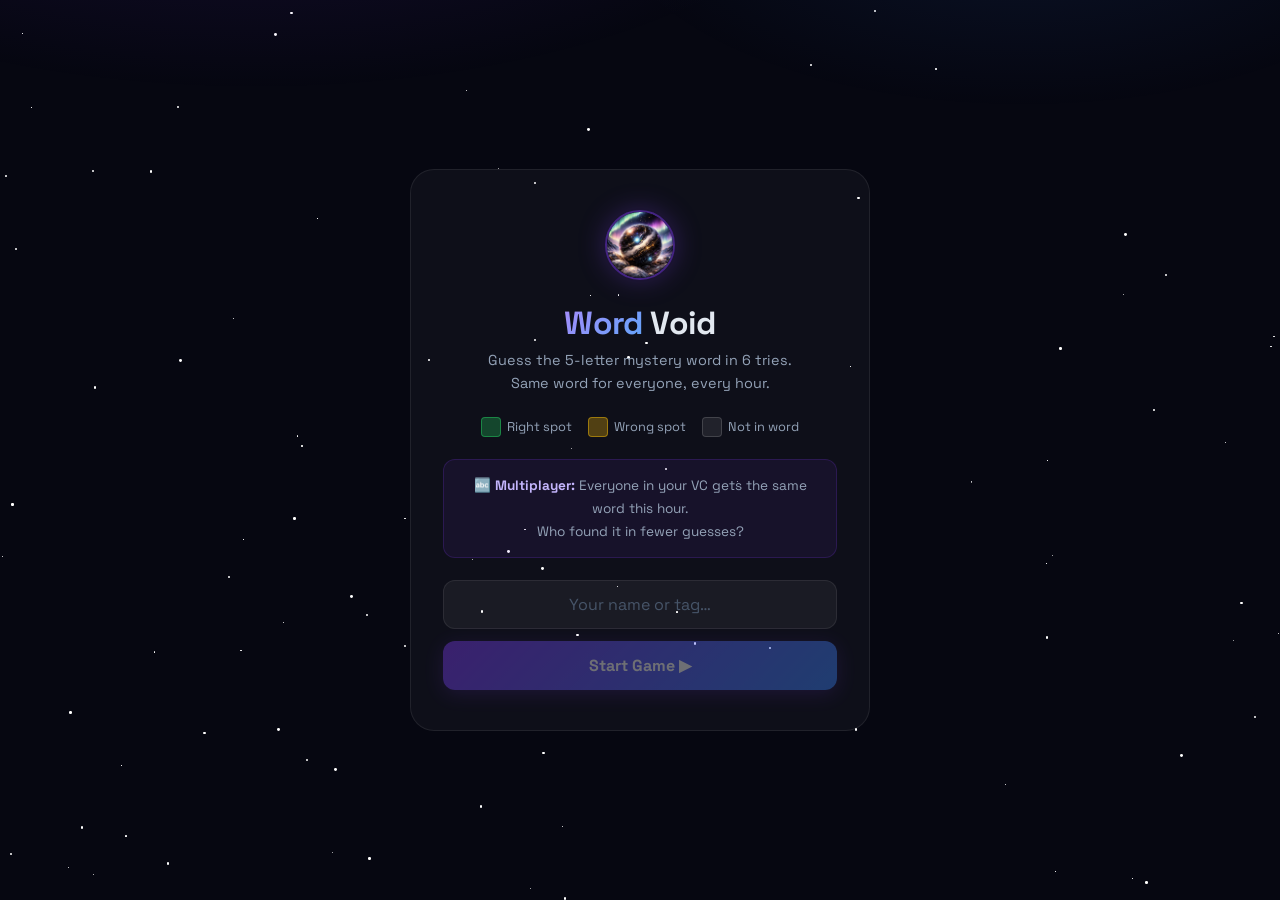
<file: word.html>
<!DOCTYPE html>
<html lang="en">
<head>
  <meta charset="UTF-8" />
  <meta name="viewport" content="width=device-width, initial-scale=1.0" />
  <title>Word Void — Onyx Activities</title>
  <meta name="theme-color" content="#7c3aed" />
  <link rel="icon" type="image/jpeg" href="../onyx.jpg" />
  <link rel="preconnect" href="https://fonts.googleapis.com" />
  <link rel="preconnect" href="https://fonts.gstatic.com" crossorigin />
  <link href="https://fonts.googleapis.com/css2?family=Space+Grotesk:wght@400;500;600;700;800;900&display=swap" rel="stylesheet" />
  <style>
    *, *::before, *::after { box-sizing: border-box; margin: 0; padding: 0; }
    :root {
      --bg: #060711; --surface: rgba(255,255,255,0.035); --border: rgba(255,255,255,0.08);
      --purple: #7c3aed; --blue: #3b82f6; --text: #e2e8f0; --text-muted: #94a3b8;
      --green: #22c55e; --yellow: #eab308; --font: 'Space Grotesk', sans-serif;
    }
    body { font-family: var(--font); background: var(--bg); color: var(--text); min-height: 100vh; overflow-x: hidden; }
    .aurora { position: fixed; inset: 0; pointer-events: none; z-index: 0; background: radial-gradient(ellipse 80% 50% at 20% -20%, rgba(124,58,237,0.15) 0%, transparent 60%), radial-gradient(ellipse 60% 40% at 80% -10%, rgba(59,130,246,0.10) 0%, transparent 55%); }
    .stars { position: fixed; inset: 0; pointer-events: none; z-index: 0; }
    .star { position: absolute; border-radius: 50%; background: #fff; animation: twinkle var(--dur,3s) var(--delay,0s) ease-in-out infinite; }
    @keyframes twinkle { 0%,100% { opacity: var(--min-op,0.1); } 50% { opacity: var(--max-op,0.7); } }

    .screen { position: relative; z-index: 1; min-height: 100vh; display: flex; flex-direction: column; align-items: center; justify-content: center; padding: 20px; text-align: center; }
    .screen.hidden { display: none !important; }

    .card { background: var(--surface); border: 1px solid var(--border); border-radius: 24px; padding: 40px 32px; max-width: 460px; width: 100%; }
    .game-logo { width: 70px; height: 70px; border-radius: 50%; object-fit: cover; border: 2px solid rgba(124,58,237,0.5); box-shadow: 0 0 28px rgba(124,58,237,0.3); margin-bottom: 18px; animation: float 6s ease-in-out infinite; }
    @keyframes float { 0%,100% { transform: translateY(0); } 50% { transform: translateY(-7px); } }
    .game-title { font-size: 2rem; font-weight: 900; letter-spacing: -0.02em; margin-bottom: 6px; }
    .game-title span { background: linear-gradient(135deg, #a78bfa, #60a5fa); -webkit-background-clip: text; -webkit-text-fill-color: transparent; background-clip: text; }
    .game-sub { color: var(--text-muted); font-size: 0.9rem; line-height: 1.6; margin-bottom: 22px; }
    .legend { display: flex; gap: 16px; justify-content: center; margin-bottom: 22px; }
    .legend-item { display: flex; align-items: center; gap: 6px; font-size: 0.8rem; color: var(--text-muted); }
    .legend-box { width: 20px; height: 20px; border-radius: 4px; }
    .lg-green { background: rgba(34,197,94,0.3); border: 1px solid rgba(34,197,94,0.5); }
    .lg-yellow { background: rgba(234,179,8,0.3); border: 1px solid rgba(234,179,8,0.5); }
    .lg-gray { background: rgba(255,255,255,0.08); border: 1px solid rgba(255,255,255,0.15); }
    .info-box { background: rgba(124,58,237,0.08); border: 1px solid rgba(124,58,237,0.2); border-radius: 12px; padding: 14px 16px; font-size: 0.85rem; color: var(--text-muted); line-height: 1.7; margin-bottom: 22px; }
    .info-box strong { color: #c4b5fd; }
    .name-input { width: 100%; padding: 13px 16px; background: rgba(255,255,255,0.05); border: 1px solid var(--border); border-radius: 12px; color: var(--text); font-family: var(--font); font-size: 1rem; outline: none; transition: border-color 0.2s; margin-bottom: 12px; text-align: center; }
    .name-input:focus { border-color: rgba(124,58,237,0.5); }
    .name-input::placeholder { color: #475569; }
    .btn-start { width: 100%; padding: 14px; border-radius: 12px; border: none; cursor: pointer; font-family: var(--font); font-size: 1rem; font-weight: 700; background: linear-gradient(135deg, var(--purple), var(--blue)); color: white; box-shadow: 0 4px 20px rgba(124,58,237,0.35); transition: all 0.2s; }
    .btn-start:hover:not(:disabled) { transform: translateY(-2px); }
    .btn-start:disabled { opacity: 0.4; cursor: not-allowed; }

    .game-wrap { width: 100%; max-width: 400px; display: flex; flex-direction: column; align-items: center; }
    .game-header { display: flex; justify-content: space-between; align-items: center; width: 100%; margin-bottom: 18px; }
    .header-stat { font-size: 0.85rem; color: var(--text-muted); }
    .header-stat span { color: #a78bfa; font-weight: 700; }

    .board { display: flex; flex-direction: column; gap: 6px; margin-bottom: 18px; }
    .board-row { display: flex; gap: 6px; }
    .tile {
      width: 60px; height: 60px; border-radius: 10px;
      border: 2px solid rgba(255,255,255,0.1);
      display: flex; align-items: center; justify-content: center;
      font-size: 1.4rem; font-weight: 900; text-transform: uppercase;
      background: rgba(255,255,255,0.03);
      transition: border-color 0.15s; position: relative;
    }
    .tile.filled { border-color: rgba(255,255,255,0.3); }
    .tile.correct { background: rgba(34,197,94,0.25); border-color: rgba(34,197,94,0.6); color: #86efac; }
    .tile.present { background: rgba(234,179,8,0.25); border-color: rgba(234,179,8,0.6); color: #fde047; }
    .tile.absent  { background: rgba(255,255,255,0.05); border-color: rgba(255,255,255,0.1); color: #475569; }
    .tile.pop { animation: popIn 0.12s ease; }
    @keyframes popIn { 0% { transform: scale(0.9); } 60% { transform: scale(1.08); } 100% { transform: scale(1); } }
    .tile.shake { animation: shake 0.4s ease; }
    @keyframes shake { 0%,100%{transform:translateX(0)} 20%{transform:translateX(-6px)} 40%{transform:translateX(6px)} 60%{transform:translateX(-4px)} 80%{transform:translateX(4px)} }
    .tile.flip { animation: flipTile 0.4s ease forwards; }
    @keyframes flipTile { 0%{transform:scaleY(1)} 50%{transform:scaleY(0)} 100%{transform:scaleY(1)} }

    .msg { height: 28px; font-size: 0.875rem; font-weight: 700; color: #fca5a5; display: flex; align-items: center; justify-content: center; margin-bottom: 12px; }

    .keyboard { display: flex; flex-direction: column; gap: 6px; width: 100%; }
    .kb-row { display: flex; gap: 5px; justify-content: center; }
    .kb-key {
      height: 46px; min-width: 36px; padding: 0 6px; border-radius: 8px; border: 1px solid rgba(255,255,255,0.1);
      background: rgba(255,255,255,0.07); color: var(--text);
      font-family: var(--font); font-size: 0.8rem; font-weight: 700;
      cursor: pointer; display: flex; align-items: center; justify-content: center;
      transition: all 0.15s; text-transform: uppercase; user-select: none;
    }
    .kb-key:hover { background: rgba(255,255,255,0.12); }
    .kb-key.wide { min-width: 56px; font-size: 0.72rem; }
    .kb-key.correct { background: rgba(34,197,94,0.3); border-color: rgba(34,197,94,0.6); color: #86efac; }
    .kb-key.present { background: rgba(234,179,8,0.3); border-color: rgba(234,179,8,0.6); color: #fde047; }
    .kb-key.absent  { background: rgba(255,255,255,0.02); border-color: rgba(255,255,255,0.05); color: #334155; }

    .results-card { background: var(--surface); border: 1px solid var(--border); border-radius: 24px; padding: 40px 32px; max-width: 420px; width: 100%; animation: fadeInUp 0.4s ease; }
    @keyframes fadeInUp { from { opacity: 0; transform: translateY(16px); } to { opacity: 1; transform: translateY(0); } }
    .res-emoji { font-size: 3.5rem; margin-bottom: 14px; display: block; }
    .res-title { font-size: 1.8rem; font-weight: 900; margin-bottom: 6px; }
    .res-sub { color: var(--text-muted); font-size: 0.9rem; margin-bottom: 20px; }
    .word-reveal { font-size: 2rem; font-weight: 900; letter-spacing: 0.2em; color: #86efac; margin-bottom: 6px; text-transform: uppercase; }
    .word-reveal-label { color: var(--text-muted); font-size: 0.8rem; margin-bottom: 24px; }
    .share-box { background: rgba(124,58,237,0.08); border: 1px solid rgba(124,58,237,0.2); border-radius: 12px; padding: 12px 16px; font-size: 0.85rem; color: var(--text-muted); margin-bottom: 18px; line-height: 1.6; }
    .share-box strong { color: #c4b5fd; }
    .guess-grid-mini { display: flex; gap: 3px; margin: 8px auto 0; justify-content: center; flex-wrap: wrap; }
    .mini-sq { width: 14px; height: 14px; border-radius: 2px; }
    .mini-g { background: rgba(34,197,94,0.5); }
    .mini-y { background: rgba(234,179,8,0.5); }
    .mini-x { background: rgba(255,255,255,0.08); }
    .btn-row { display: flex; gap: 10px; margin-top: 18px; }
    .btn-primary { flex: 1; padding: 13px; border-radius: 12px; border: none; cursor: pointer; font-family: var(--font); font-size: 0.95rem; font-weight: 700; background: linear-gradient(135deg, var(--purple), var(--blue)); color: white; transition: all 0.2s; }
    .btn-primary:hover { transform: translateY(-1px); }
    .btn-secondary { flex: 1; padding: 13px; border-radius: 12px; cursor: pointer; font-family: var(--font); font-size: 0.95rem; font-weight: 700; background: transparent; border: 1px solid var(--border); color: var(--text-muted); transition: all 0.2s; text-decoration: none; display: inline-flex; align-items: center; justify-content: center; }
    .btn-secondary:hover { border-color: rgba(124,58,237,0.4); color: var(--text); }

    @media (max-width: 420px) {
      .tile { width: 50px; height: 50px; font-size: 1.2rem; }
      .kb-key { height: 42px; min-width: 30px; font-size: 0.72rem; }
    }
  </style>
</head>
<body>
  <div class="stars" id="stars"></div>
  <div class="aurora"></div>

  <!-- LOBBY -->
  <div class="screen" id="screenLobby">
    <div class="card">
      <img src="../onyx.jpg" alt="Onyx" class="game-logo" />
      <h1 class="game-title"><span>Word</span> Void</h1>
      <p class="game-sub">Guess the 5-letter mystery word in 6 tries.<br/>Same word for everyone, every hour.</p>
      <div class="legend">
        <div class="legend-item"><div class="legend-box lg-green"></div> Right spot</div>
        <div class="legend-item"><div class="legend-box lg-yellow"></div> Wrong spot</div>
        <div class="legend-item"><div class="legend-box lg-gray"></div> Not in word</div>
      </div>
      <div class="info-box">
        🔤 <strong>Multiplayer:</strong> Everyone in your VC gets the same word this hour.<br/>
        Who found it in fewer guesses?
      </div>
      <input type="text" id="nameInput" class="name-input" placeholder="Your name or tag…" maxlength="24" autocomplete="off" />
      <button class="btn-start" id="startBtn" disabled>Start Game ▶</button>
    </div>
  </div>

  <!-- GAME -->
  <div class="screen hidden" id="screenGame">
    <div class="game-wrap">
      <div class="game-header">
        <div class="header-stat">Tries: <span id="tryCount">0</span>/6</div>
        <div class="header-stat" style="font-size:1.1rem;font-weight:900;letter-spacing:0.05em;color:#a78bfa;">WORD VOID</div>
        <div class="header-stat">Letters: <span id="letterHints">—</span></div>
      </div>
      <div class="board" id="board"></div>
      <div class="msg" id="msgEl"></div>
      <div class="keyboard" id="keyboard"></div>
    </div>
  </div>

  <!-- RESULTS -->
  <div class="screen hidden" id="screenResults">
    <div class="results-card">
      <span class="res-emoji" id="resEmoji">🏆</span>
      <h2 class="res-title" id="resTitle">Got it!</h2>
      <p class="res-sub" id="resSub">Player · 3 guesses</p>
      <div class="word-reveal" id="wordReveal">SPACE</div>
      <div class="word-reveal-label">The word was</div>
      <div class="share-box">
        🔤 Same word for the whole hour — share your guess count in the VC!
        <div class="guess-grid-mini" id="miniGrid"></div>
      </div>
      <div class="btn-row">
        <button class="btn-primary" id="btnPlayAgain">Play Again</button>
        <a href="index.html" class="btn-secondary">← All Games</a>
      </div>
    </div>
  </div>

  <script>
    (function(){
      const c=document.getElementById('stars');
      for(let i=0;i<100;i++){
        const s=document.createElement('div');s.className='star';
        const sz=Math.random()*2.5+0.5;
        s.style.cssText=`width:${sz}px;height:${sz}px;left:${Math.random()*100}%;top:${Math.random()*100}%;--dur:${(Math.random()*4+2).toFixed(1)}s;--delay:-${(Math.random()*6).toFixed(1)}s;--min-op:${(Math.random()*0.1+0.05).toFixed(2)};--max-op:${(Math.random()*0.6+0.3).toFixed(2)};`;
        c.appendChild(s);
      }
    })();

    const WORDS = ['space','blast','flame','ghost','stone','brave','cloak','drift','ember','flare','gloom','haste','ionic','joust','knave','lunar','mirth','noble','orbit','pilot','quest','realm','scout','trail','umbra','vigor','witch','xenon','yacht','zonal','abyss','blade','chaos','drake','eclip','forge','guard','haven','intel','jewel','karma','lance','magic','nexus','onyx','prism','quake','rogue','steel','tiger','ultra','vault','wrath','xenon','yield','zeal','angel','banjo','cargo','delta','eagle','fable','giant','hyper','ivory','judge','kneel','lemon','maple','night','ocean','pearl','queen','radar','siren','solar','thorn','union','venom','world','xerox','years','zeros'];

    function mulberry32(seed){
      return function(){
        seed|=0;seed=seed+0x6D2B79F5|0;
        let t=Math.imul(seed^seed>>>15,1|seed);
        t=t+Math.imul(t^t>>>7,61|t)^t;
        return((t^t>>>14)>>>0)/4294967296;
      };
    }
    function getSessionSeed(){
      const n=new Date();
      const s=`${n.getUTCFullYear()}${String(n.getUTCMonth()+1).padStart(2,'0')}${String(n.getUTCDate()).padStart(2,'0')}${String(n.getUTCHours()).padStart(2,'0')}`;
      let h=0;for(let i=0;i<s.length;i++)h=((h<<5)-h+s.charCodeAt(i))|0;
      return Math.abs(h);
    }

    const ROWS=6,COLS=5;
    const KB_ROWS=[['Q','W','E','R','T','Y','U','I','O','P'],['A','S','D','F','G','H','J','K','L'],['ENTER','Z','X','C','V','B','N','M','⌫']];

    let targetWord='',playerName='Player',currentRow=0,currentCol=0,currentGuess=[],gameOver=false,guessHistory=[];
    let tiles=[], keyMap={};

    const nameInput=document.getElementById('nameInput');
    const startBtn=document.getElementById('startBtn');
    nameInput.addEventListener('input',()=>{startBtn.disabled=!nameInput.value.trim();});
    startBtn.addEventListener('click',()=>{
      playerName=nameInput.value.trim()||'Player';
      initGame();
    });

    function showScreen(id){
      ['screenLobby','screenGame','screenResults'].forEach(s=>{
        document.getElementById(s).classList.toggle('hidden',s!==id);
      });
    }

    function initGame(){
      const rng=mulberry32(getSessionSeed());
      const idx=Math.floor(rng()*WORDS.length);
      targetWord=WORDS[idx].toUpperCase();
      currentRow=0;currentCol=0;currentGuess=[];gameOver=false;guessHistory=[];
      keyMap={};
      buildBoard(); buildKeyboard();
      document.getElementById('tryCount').textContent='0';
      document.getElementById('letterHints').textContent='—';
      clearMsg();
      showScreen('screenGame');
    }

    function buildBoard(){
      const board=document.getElementById('board');
      board.innerHTML=''; tiles=[];
      for(let r=0;r<ROWS;r++){
        const row=document.createElement('div'); row.className='board-row';
        const rowTiles=[];
        for(let c=0;c<COLS;c++){
          const t=document.createElement('div'); t.className='tile';
          row.appendChild(t); rowTiles.push(t);
        }
        board.appendChild(row); tiles.push(rowTiles);
      }
    }

    function buildKeyboard(){
      const kb=document.getElementById('keyboard'); kb.innerHTML='';
      KB_ROWS.forEach(row=>{
        const r=document.createElement('div'); r.className='kb-row';
        row.forEach(k=>{
          const btn=document.createElement('button');
          btn.className='kb-key'+(k.length>1?' wide':'');
          btn.textContent=k; btn.dataset.key=k;
          btn.addEventListener('click',()=>handleKey(k));
          r.appendChild(btn); if(k.length===1) keyMap[k]=btn;
        });
        kb.appendChild(r);
      });
    }

    document.addEventListener('keydown',e=>{
      if(document.getElementById('screenGame').classList.contains('hidden'))return;
      if(e.ctrlKey||e.altKey||e.metaKey)return;
      if(e.key==='Enter') handleKey('ENTER');
      else if(e.key==='Backspace') handleKey('⌫');
      else if(/^[a-zA-Z]$/.test(e.key)) handleKey(e.key.toUpperCase());
    });

    function handleKey(k){
      if(gameOver)return;
      if(k==='⌫'){
        if(currentCol>0){ currentCol--; currentGuess.pop(); tiles[currentRow][currentCol].textContent=''; tiles[currentRow][currentCol].classList.remove('filled','pop'); }
      } else if(k==='ENTER'){
        if(currentCol<COLS){ showMsg('Not enough letters'); shakeRow(currentRow); return; }
        submitGuess();
      } else if(currentCol<COLS){
        tiles[currentRow][currentCol].textContent=k;
        tiles[currentRow][currentCol].classList.add('filled','pop');
        setTimeout(()=>tiles[currentRow][currentCol].classList.remove('pop'),150);
        currentGuess.push(k); currentCol++;
      }
    }

    function submitGuess(){
      const guess=currentGuess.join('');
      const result=scoreGuess(guess,targetWord);
      guessHistory.push({guess,result});

      result.forEach((r,i)=>{
        setTimeout(()=>{
          tiles[currentRow][i].classList.add(r,'flip');
          updateKeyColor(guess[i],r);
        },i*100);
      });

      const tries=currentRow+1;
      document.getElementById('tryCount').textContent=tries;

      const correct=result.filter(r=>r==='correct').length;
      const present=result.filter(r=>r==='present').length;
      document.getElementById('letterHints').textContent=correct+'🟩 '+present+'🟨';

      setTimeout(()=>{
        if(guess===targetWord){
          gameOver=true;
          setTimeout(()=>endGame(true,tries),300);
        } else if(tries>=ROWS){
          gameOver=true;
          setTimeout(()=>endGame(false,tries),300);
        } else {
          currentRow++; currentCol=0; currentGuess=[];
          clearMsg();
        }
      },600);
    }

    function scoreGuess(guess,target){
      const res=Array(5).fill('absent');
      const tArr=target.split(''), remaining=[];
      guess.split('').forEach((c,i)=>{ if(c===tArr[i]) res[i]='correct'; else remaining.push(tArr[i]); });
      guess.split('').forEach((c,i)=>{
        if(res[i]!=='correct'){
          const idx=remaining.indexOf(c);
          if(idx!==-1){ res[i]='present'; remaining.splice(idx,1); }
        }
      });
      return res;
    }

    function updateKeyColor(letter,state){
      const btn=keyMap[letter]; if(!btn)return;
      const priority={correct:3,present:2,absent:1};
      const curr=btn.dataset.state||'';
      if((priority[state]||0)>(priority[curr]||0)){
        btn.className='kb-key'+(' '+state); btn.dataset.state=state;
      }
    }

    function shakeRow(r){
      tiles[r].forEach(t=>{ t.classList.add('shake'); setTimeout(()=>t.classList.remove('shake'),450); });
    }

    function showMsg(m,dur=1800){
      const el=document.getElementById('msgEl'); el.textContent=m;
      clearTimeout(el._t); if(dur) el._t=setTimeout(()=>el.textContent='',dur);
    }
    function clearMsg(){ document.getElementById('msgEl').textContent=''; }

    function endGame(won,tries){
      const emoji=!won?'💀':tries===1?'🏆':tries<=3?'⭐':'🎯';
      const title=!won?'Out of guesses!':tries===1?'Genius!':tries<=3?'Impressive!':tries<=5?'Got it!':'Last guess!';
      document.getElementById('resEmoji').textContent=emoji;
      document.getElementById('resTitle').textContent=title;
      document.getElementById('resSub').textContent=`${playerName} · ${won?tries+' guess'+(tries!==1?'ses':''):'No luck this time'}`;
      document.getElementById('wordReveal').textContent=targetWord;

      const mini=document.getElementById('miniGrid');
      mini.innerHTML='';
      guessHistory.forEach(({result})=>{
        result.forEach(r=>{
          const sq=document.createElement('div');
          sq.className='mini-sq '+(r==='correct'?'mini-g':r==='present'?'mini-y':'mini-x');
          mini.appendChild(sq);
        });
        mini.appendChild(document.createElement('br'));
      });

      showScreen('screenResults');
    }

    document.getElementById('btnPlayAgain').addEventListener('click',initGame);
  </script>
</body>
</html>
</file>
<file: style.css>
/* ── Reset & Base ─────────────────────────────────────────── */
*, *::before, *::after { box-sizing: border-box; margin: 0; padding: 0; }

:root {
  --bg: #060711;
  --surface: rgba(255,255,255,0.035);
  --surface-hover: rgba(255,255,255,0.06);
  --border: rgba(255,255,255,0.08);
  --border-hover: rgba(139,92,246,0.5);
  --purple: #7c3aed;
  --purple-light: #a78bfa;
  --blue: #3b82f6;
  --blue-light: #60a5fa;
  --text: #e2e8f0;
  --text-muted: #94a3b8;
  --text-dim: #475569;
  --radius: 16px;
  --radius-sm: 10px;
  --font: 'Space Grotesk', 'Inter', sans-serif;
}

html { scroll-behavior: smooth; }

body {
  font-family: var(--font);
  background: var(--bg);
  color: var(--text);
  min-height: 100vh;
  overflow-x: hidden;
  line-height: 1.6;
}

/* ── Stars ────────────────────────────────────────────────── */
.stars {
  position: fixed;
  inset: 0;
  pointer-events: none;
  z-index: 0;
  overflow: hidden;
}
.star {
  position: absolute;
  border-radius: 50%;
  background: white;
  animation: twinkle var(--dur, 3s) ease-in-out infinite var(--delay, 0s);
}
@keyframes twinkle {
  0%, 100% { opacity: var(--min-op, 0.1); transform: scale(1); }
  50% { opacity: var(--max-op, 0.8); transform: scale(1.2); }
}

/* ── Aurora ───────────────────────────────────────────────── */
.aurora {
  position: fixed;
  inset: 0;
  pointer-events: none;
  z-index: 0;
  background:
    radial-gradient(ellipse 80% 50% at 20% -20%, rgba(124,58,237,0.18) 0%, transparent 60%),
    radial-gradient(ellipse 60% 40% at 80% -10%, rgba(59,130,246,0.14) 0%, transparent 55%),
    radial-gradient(ellipse 50% 30% at 50% 100%, rgba(124,58,237,0.08) 0%, transparent 60%);
  animation: auroraShift 12s ease-in-out infinite alternate;
}
@keyframes auroraShift {
  0%   { opacity: 0.7; transform: scale(1) rotate(0deg); }
  100% { opacity: 1;   transform: scale(1.05) rotate(1deg); }
}

/* ── Nav ──────────────────────────────────────────────────── */
.nav {
  position: fixed;
  top: 0; left: 0; right: 0;
  z-index: 100;
  padding: 0 24px;
  transition: background 0.3s, backdrop-filter 0.3s, border-color 0.3s;
  border-bottom: 1px solid transparent;
}
.nav.scrolled {
  background: rgba(6,7,17,0.85);
  backdrop-filter: blur(20px);
  -webkit-backdrop-filter: blur(20px);
  border-color: var(--border);
}
.nav-inner {
  max-width: 1200px;
  margin: 0 auto;
  display: flex;
  align-items: center;
  justify-content: space-between;
  height: 64px;
}
.nav-logo {
  display: flex;
  align-items: center;
  gap: 10px;
  text-decoration: none;
  color: var(--text);
}
.nav-pfp {
  width: 34px; height: 34px;
  border-radius: 50%;
  object-fit: cover;
  border: 2px solid rgba(124,58,237,0.5);
}
.nav-name {
  font-weight: 700;
  font-size: 1.1rem;
  background: linear-gradient(135deg, #a78bfa, #60a5fa);
  -webkit-background-clip: text;
  -webkit-text-fill-color: transparent;
  background-clip: text;
}
.nav-links {
  display: flex;
  align-items: center;
  gap: 28px;
}
.nav-links a {
  color: var(--text-muted);
  text-decoration: none;
  font-size: 0.9rem;
  font-weight: 500;
  transition: color 0.2s;
}
.nav-links a:hover { color: var(--text); }
.nav-support {
  color: #a78bfa !important;
  background: rgba(124,58,237,0.12);
  padding: 6px 14px;
  border-radius: 8px;
  border: 1px solid rgba(124,58,237,0.25);
  transition: background 0.2s, border-color 0.2s !important;
}
.nav-support:hover {
  background: rgba(124,58,237,0.22) !important;
  border-color: rgba(124,58,237,0.5) !important;
  color: #c4b5fd !important;
}

/* ── Hero ─────────────────────────────────────────────────── */
.hero {
  position: relative;
  z-index: 1;
  min-height: 100vh;
  display: flex;
  flex-direction: column;
  align-items: center;
  justify-content: center;
  text-align: center;
  padding: 120px 24px 80px;
}
.hero-content { position: relative; max-width: 720px; }
.hero-glow {
  position: absolute;
  top: 50%; left: 50%;
  transform: translate(-50%, -50%);
  width: 500px; height: 500px;
  background: radial-gradient(circle, rgba(124,58,237,0.2) 0%, transparent 70%);
  pointer-events: none;
  animation: glowPulse 4s ease-in-out infinite;
}
@keyframes glowPulse {
  0%, 100% { transform: translate(-50%, -50%) scale(1); opacity: 0.6; }
  50% { transform: translate(-50%, -50%) scale(1.15); opacity: 1; }
}

/* PFP */
.pfp-wrapper {
  position: relative;
  display: inline-block;
  margin-bottom: 28px;
}
.hero-pfp {
  width: 130px; height: 130px;
  border-radius: 50%;
  object-fit: cover;
  position: relative;
  z-index: 2;
  box-shadow:
    0 0 0 4px rgba(124,58,237,0.4),
    0 0 40px rgba(124,58,237,0.4),
    0 0 80px rgba(59,130,246,0.2);
  animation: pfpFloat 6s ease-in-out infinite;
  transition: transform 0.3s;
}
.hero-pfp:hover { transform: scale(1.06); }
@keyframes pfpFloat {
  0%, 100% { transform: translateY(0px); }
  50% { transform: translateY(-8px); }
}
.pfp-ring {
  position: absolute;
  inset: -14px;
  border-radius: 50%;
  border: 2px solid transparent;
  background: linear-gradient(135deg, rgba(124,58,237,0.5), rgba(59,130,246,0.5), transparent, rgba(124,58,237,0.5)) border-box;
  -webkit-mask: linear-gradient(#fff 0 0) padding-box, linear-gradient(#fff 0 0);
  -webkit-mask-composite: destination-out;
  mask-composite: exclude;
  animation: ringRotate 6s linear infinite;
}
.pfp-ring-2 {
  inset: -22px;
  border-color: rgba(59,130,246,0.2);
  animation-direction: reverse;
  animation-duration: 10s;
}
@keyframes ringRotate { to { transform: rotate(360deg); } }

/* Badge */
.badge {
  display: inline-flex;
  align-items: center;
  gap: 6px;
  padding: 5px 14px;
  border-radius: 999px;
  background: rgba(124,58,237,0.15);
  border: 1px solid rgba(124,58,237,0.3);
  color: #c4b5fd;
  font-size: 0.78rem;
  font-weight: 600;
  letter-spacing: 0.06em;
  text-transform: uppercase;
  margin-bottom: 18px;
}

.hero-title {
  font-size: clamp(3rem, 8vw, 5.5rem);
  font-weight: 900;
  line-height: 1.05;
  letter-spacing: -0.02em;
  margin-bottom: 20px;
}
.gradient-text {
  background: linear-gradient(135deg, #a78bfa 0%, #60a5fa 50%, #a78bfa 100%);
  background-size: 200%;
  -webkit-background-clip: text;
  -webkit-text-fill-color: transparent;
  background-clip: text;
  animation: shimmer 4s linear infinite;
}
@keyframes shimmer { to { background-position: 200% center; } }

.hero-sub {
  font-size: clamp(1rem, 2.5vw, 1.2rem);
  color: var(--text-muted);
  line-height: 1.7;
  margin-bottom: 36px;
  font-weight: 400;
}
.hero-sub strong { color: #c4b5fd; }

/* Buttons */
.hero-btns {
  display: flex;
  gap: 14px;
  justify-content: center;
  flex-wrap: wrap;
  margin-bottom: 28px;
}
.btn {
  display: inline-flex;
  align-items: center;
  gap: 8px;
  padding: 14px 28px;
  border-radius: 12px;
  font-family: var(--font);
  font-size: 1rem;
  font-weight: 600;
  text-decoration: none;
  cursor: pointer;
  transition: transform 0.2s, box-shadow 0.2s, background 0.2s;
  position: relative;
  overflow: hidden;
}
.btn::before {
  content: '';
  position: absolute;
  inset: 0;
  background: rgba(255,255,255,0.08);
  opacity: 0;
  transition: opacity 0.2s;
}
.btn:hover::before { opacity: 1; }
.btn:hover { transform: translateY(-2px); }
.btn:active { transform: translateY(0); }

.btn-primary {
  background: linear-gradient(135deg, var(--purple) 0%, #5b21b6 50%, var(--blue) 100%);
  color: white;
  box-shadow: 0 4px 24px rgba(124,58,237,0.4), 0 0 0 1px rgba(124,58,237,0.3);
}
.btn-primary:hover {
  box-shadow: 0 8px 32px rgba(124,58,237,0.6), 0 0 0 1px rgba(124,58,237,0.5);
}
.btn-secondary {
  background: rgba(255,255,255,0.05);
  color: var(--text);
  border: 1px solid var(--border);
  box-shadow: 0 2px 12px rgba(0,0,0,0.3);
}
.btn-secondary:hover {
  border-color: rgba(124,58,237,0.4);
  background: rgba(124,58,237,0.1);
}

.hero-prefix {
  color: var(--text-dim);
  font-size: 0.9rem;
}
.hero-prefix code {
  background: rgba(255,255,255,0.08);
  padding: 2px 8px;
  border-radius: 6px;
  color: #a78bfa;
  font-family: 'Courier New', monospace;
  font-size: 0.85rem;
}

/* Scroll hint */
.scroll-hint {
  position: absolute;
  bottom: 36px;
  left: 50%;
  transform: translateX(-50%);
}
.scroll-dot {
  width: 6px; height: 6px;
  background: var(--text-dim);
  border-radius: 50%;
  animation: scrollBounce 2s ease-in-out infinite;
  margin: 0 auto;
}
@keyframes scrollBounce {
  0%, 100% { transform: translateY(0); opacity: 0.4; }
  50% { transform: translateY(10px); opacity: 0.9; }
}

/* ── Sections ─────────────────────────────────────────────── */
.section {
  position: relative;
  z-index: 1;
  padding: 100px 24px;
}
.container {
  max-width: 1200px;
  margin: 0 auto;
}
.section-label {
  text-transform: uppercase;
  letter-spacing: 0.12em;
  font-size: 0.75rem;
  font-weight: 700;
  color: #a78bfa;
  margin-bottom: 12px;
}
.section-title {
  font-size: clamp(2rem, 5vw, 3rem);
  font-weight: 800;
  letter-spacing: -0.02em;
  margin-bottom: 16px;
  line-height: 1.15;
}
.section-sub {
  color: var(--text-muted);
  font-size: 1rem;
  margin-bottom: 48px;
}
.section-sub code {
  background: rgba(255,255,255,0.08);
  padding: 2px 8px;
  border-radius: 6px;
  color: #a78bfa;
  font-family: 'Courier New', monospace;
  font-size: 0.85rem;
}

/* ── Features ─────────────────────────────────────────────── */
.features-grid {
  display: grid;
  grid-template-columns: repeat(auto-fit, minmax(280px, 1fr));
  gap: 20px;
}
.feature-card {
  background: var(--surface);
  border: 1px solid var(--border);
  border-radius: var(--radius);
  padding: 28px;
  transition: transform 0.3s, border-color 0.3s, box-shadow 0.3s;
  position: relative;
  overflow: hidden;
  opacity: 0;
  transform: translateY(24px);
}
.feature-card.visible {
  animation: fadeUp 0.5s ease forwards;
}
@keyframes fadeUp {
  to { opacity: 1; transform: translateY(0); }
}
.feature-card::before {
  content: '';
  position: absolute;
  inset: 0;
  background: linear-gradient(135deg, rgba(124,58,237,0.05) 0%, transparent 60%);
  opacity: 0;
  transition: opacity 0.3s;
}
.feature-card:hover::before { opacity: 1; }
.feature-card:hover {
  border-color: rgba(124,58,237,0.4);
  transform: translateY(-4px);
  box-shadow: 0 12px 40px rgba(124,58,237,0.15);
}
.feature-icon {
  width: 52px; height: 52px;
  border-radius: 12px;
  background: linear-gradient(135deg, rgba(124,58,237,0.2), rgba(59,130,246,0.2));
  border: 1px solid rgba(124,58,237,0.25);
  display: flex;
  align-items: center;
  justify-content: center;
  margin-bottom: 18px;
  color: #c4b5fd;
}
.feature-card h3 {
  font-size: 1.1rem;
  font-weight: 700;
  margin-bottom: 10px;
  color: var(--text);
}
.feature-card p {
  color: var(--text-muted);
  font-size: 0.93rem;
  line-height: 1.6;
}

/* ── Commands ─────────────────────────────────────────────── */
.commands-section {
  background: linear-gradient(to bottom, transparent, rgba(124,58,237,0.04), transparent);
}
.cmd-tabs {
  display: flex;
  flex-wrap: wrap;
  gap: 8px;
  margin-bottom: 24px;
}
.cmd-tab {
  padding: 8px 18px;
  border-radius: 999px;
  font-family: var(--font);
  font-size: 0.875rem;
  font-weight: 600;
  cursor: pointer;
  background: var(--surface);
  border: 1px solid var(--border);
  color: var(--text-muted);
  transition: all 0.2s;
}
.cmd-tab:hover {
  border-color: rgba(124,58,237,0.4);
  color: var(--text);
}
.cmd-tab.active {
  background: linear-gradient(135deg, var(--purple), var(--blue));
  border-color: transparent;
  color: white;
  box-shadow: 0 4px 16px rgba(124,58,237,0.35);
}
.cmd-search-wrap {
  position: relative;
  margin-bottom: 36px;
}
.search-icon {
  position: absolute;
  left: 16px;
  top: 50%;
  transform: translateY(-50%);
  color: var(--text-dim);
  pointer-events: none;
}
.cmd-search {
  width: 100%;
  max-width: 400px;
  padding: 12px 16px 12px 44px;
  background: var(--surface);
  border: 1px solid var(--border);
  border-radius: 12px;
  color: var(--text);
  font-family: var(--font);
  font-size: 0.95rem;
  outline: none;
  transition: border-color 0.2s, box-shadow 0.2s;
}
.cmd-search::placeholder { color: var(--text-dim); }
.cmd-search:focus {
  border-color: rgba(124,58,237,0.5);
  box-shadow: 0 0 0 3px rgba(124,58,237,0.12);
}
.cmd-grid {
  display: grid;
  grid-template-columns: repeat(auto-fill, minmax(260px, 1fr));
  gap: 14px;
}
.cmd-card {
  background: var(--surface);
  border: 1px solid var(--border);
  border-radius: var(--radius-sm);
  padding: 18px 20px;
  transition: all 0.2s;
  cursor: default;
}
.cmd-card:hover {
  border-color: var(--border-hover);
  background: var(--surface-hover);
  transform: translateY(-2px);
  box-shadow: 0 8px 24px rgba(124,58,237,0.12);
}
.cmd-card.hidden { display: none; }
.cmd-header {
  display: flex;
  align-items: center;
  justify-content: space-between;
  margin-bottom: 8px;
}
.cmd-name {
  font-size: 0.95rem;
  font-weight: 700;
  color: var(--text);
  font-family: 'Courier New', monospace;
  background: rgba(124,58,237,0.12);
  padding: 3px 10px;
  border-radius: 6px;
  border: 1px solid rgba(124,58,237,0.2);
}
.cmd-badge {
  font-size: 0.7rem;
  font-weight: 700;
  text-transform: uppercase;
  letter-spacing: 0.06em;
  padding: 3px 8px;
  border-radius: 6px;
}
.cmd-badge.ai    { background: rgba(139,92,246,0.2); color: #c4b5fd; border: 1px solid rgba(139,92,246,0.3); }
.cmd-badge.fun   { background: rgba(236,72,153,0.15); color: #f9a8d4; border: 1px solid rgba(236,72,153,0.25); }
.cmd-badge.games { background: rgba(59,130,246,0.15); color: #93c5fd; border: 1px solid rgba(59,130,246,0.25); }
.cmd-badge.eco   { background: rgba(16,185,129,0.15); color: #6ee7b7; border: 1px solid rgba(16,185,129,0.25); }
.cmd-badge.lvl   { background: rgba(245,158,11,0.15); color: #fcd34d; border: 1px solid rgba(245,158,11,0.25); }
.cmd-badge.music { background: rgba(239,68,68,0.15); color: #fca5a5; border: 1px solid rgba(239,68,68,0.25); }
.cmd-badge.util  { background: rgba(107,114,128,0.2); color: #d1d5db; border: 1px solid rgba(107,114,128,0.3); }

.cmd-desc {
  color: var(--text-muted);
  font-size: 0.875rem;
  line-height: 1.55;
  margin-bottom: 10px;
}
.cmd-alias {
  font-size: 0.78rem;
  color: var(--text-dim);
  font-family: 'Courier New', monospace;
  background: rgba(255,255,255,0.04);
  padding: 3px 8px;
  border-radius: 5px;
  display: inline-block;
}
.no-results {
  text-align: center;
  padding: 60px 20px;
  color: var(--text-dim);
  font-size: 1rem;
}

/* ── CTA ──────────────────────────────────────────────────── */
.cta-section { padding: 80px 24px; }
.cta-card {
  max-width: 640px;
  margin: 0 auto;
  background: var(--surface);
  border: 1px solid rgba(124,58,237,0.25);
  border-radius: 24px;
  padding: 56px 48px;
  text-align: center;
  position: relative;
  overflow: hidden;
}
.cta-glow {
  position: absolute;
  top: 50%; left: 50%;
  transform: translate(-50%, -50%);
  width: 400px; height: 300px;
  background: radial-gradient(circle, rgba(124,58,237,0.15) 0%, transparent 70%);
  pointer-events: none;
}
.cta-pfp {
  width: 80px; height: 80px;
  border-radius: 50%;
  object-fit: cover;
  border: 3px solid rgba(124,58,237,0.4);
  box-shadow: 0 0 30px rgba(124,58,237,0.3);
  margin-bottom: 20px;
  position: relative;
  z-index: 1;
}
.cta-card h2 {
  font-size: 2rem;
  font-weight: 800;
  margin-bottom: 12px;
  position: relative;
  z-index: 1;
}
.cta-card p {
  color: var(--text-muted);
  margin-bottom: 32px;
  position: relative;
  z-index: 1;
}

/* ── Footer ───────────────────────────────────────────────── */
.footer {
  position: relative;
  z-index: 1;
  border-top: 1px solid var(--border);
  padding: 36px 24px;
}
.footer-inner {
  max-width: 1200px;
  margin: 0 auto;
  display: flex;
  align-items: center;
  justify-content: space-between;
  flex-wrap: wrap;
  gap: 20px;
}
.footer-logo {
  display: flex;
  align-items: center;
  gap: 10px;
  font-weight: 700;
  font-size: 1rem;
  color: var(--text);
}
.footer-pfp {
  width: 28px; height: 28px;
  border-radius: 50%;
  object-fit: cover;
}
.footer-links {
  display: flex;
  gap: 24px;
}
.footer-links a {
  color: var(--text-muted);
  text-decoration: none;
  font-size: 0.9rem;
  transition: color 0.2s;
}
.footer-links a:hover { color: #a78bfa; }
.footer-copy {
  color: var(--text-dim);
  font-size: 0.875rem;
}
.footer-copy strong { color: #a78bfa; }

/* ── Chat Widget ──────────────────────────────────────────── */
#chatWidget {
  position: fixed;
  bottom: 24px;
  right: 24px;
  z-index: 200;
  display: flex;
  flex-direction: column;
  align-items: flex-end;
  gap: 12px;
}
#chatToggle {
  width: 58px; height: 58px;
  border-radius: 50%;
  background: linear-gradient(135deg, var(--purple), var(--blue));
  border: none;
  cursor: pointer;
  color: white;
  display: flex;
  align-items: center;
  justify-content: center;
  box-shadow: 0 4px 24px rgba(124,58,237,0.5);
  transition: transform 0.2s, box-shadow 0.2s;
  flex-shrink: 0;
}
#chatToggle:hover { transform: scale(1.08); box-shadow: 0 6px 32px rgba(124,58,237,0.65); }
#chatPanel {
  width: 340px;
  max-height: 480px;
  background: rgba(10, 11, 26, 0.97);
  border: 1px solid rgba(124,58,237,0.3);
  border-radius: 20px;
  display: none;
  flex-direction: column;
  overflow: hidden;
  box-shadow: 0 16px 60px rgba(0,0,0,0.6), 0 0 0 1px rgba(124,58,237,0.15);
  backdrop-filter: blur(24px);
  animation: chatSlideIn 0.25s ease;
}
#chatPanel.open { display: flex; }
@keyframes chatSlideIn {
  from { opacity: 0; transform: translateY(16px) scale(0.97); }
  to   { opacity: 1; transform: translateY(0) scale(1); }
}
#chatHeader {
  display: flex;
  align-items: center;
  gap: 10px;
  padding: 14px 16px;
  background: linear-gradient(135deg, rgba(124,58,237,0.2), rgba(59,130,246,0.1));
  border-bottom: 1px solid rgba(124,58,237,0.2);
}
#chatPfp {
  width: 38px; height: 38px;
  border-radius: 50%;
  object-fit: cover;
  border: 2px solid rgba(124,58,237,0.5);
}
#chatHeaderInfo { display: flex; flex-direction: column; gap: 2px; }
#chatName { font-weight: 700; font-size: 0.95rem; color: var(--text); }
#chatStatus {
  font-size: 0.75rem;
  color: #4ade80;
  display: flex;
  align-items: center;
  gap: 5px;
}
.chat-dot {
  width: 7px; height: 7px;
  border-radius: 50%;
  background: #4ade80;
  display: inline-block;
  box-shadow: 0 0 6px #4ade80;
  animation: dotPulse 2s ease-in-out infinite;
}
@keyframes dotPulse {
  0%, 100% { opacity: 1; }
  50% { opacity: 0.5; }
}
#chatMessages {
  flex: 1;
  overflow-y: auto;
  padding: 14px 12px;
  display: flex;
  flex-direction: column;
  gap: 10px;
  scrollbar-width: thin;
  scrollbar-color: rgba(124,58,237,0.3) transparent;
}
#chatMessages::-webkit-scrollbar { width: 4px; }
#chatMessages::-webkit-scrollbar-thumb { background: rgba(124,58,237,0.3); border-radius: 4px; }
.chat-msg {
  display: flex;
  align-items: flex-end;
  gap: 8px;
}
.chat-msg.user { flex-direction: row-reverse; }
.chat-avatar {
  width: 28px; height: 28px;
  border-radius: 50%;
  object-fit: cover;
  flex-shrink: 0;
  border: 1px solid rgba(124,58,237,0.3);
}
.chat-bubble {
  max-width: 220px;
  padding: 10px 13px;
  border-radius: 16px;
  font-size: 0.875rem;
  line-height: 1.5;
  word-break: break-word;
}
.chat-msg.bot .chat-bubble {
  background: rgba(124,58,237,0.15);
  border: 1px solid rgba(124,58,237,0.2);
  color: var(--text);
  border-bottom-left-radius: 4px;
}
.chat-msg.user .chat-bubble {
  background: linear-gradient(135deg, var(--purple), var(--blue));
  color: white;
  border-bottom-right-radius: 4px;
}
.chat-typing {
  display: flex;
  align-items: center;
  gap: 5px;
  padding: 10px 13px;
  background: rgba(124,58,237,0.12);
  border: 1px solid rgba(124,58,237,0.2);
  border-radius: 16px;
  border-bottom-left-radius: 4px;
  width: fit-content;
}
.chat-typing span {
  width: 7px; height: 7px;
  border-radius: 50%;
  background: #a78bfa;
  animation: typingBounce 1.2s ease-in-out infinite;
}
.chat-typing span:nth-child(2) { animation-delay: 0.2s; }
.chat-typing span:nth-child(3) { animation-delay: 0.4s; }
@keyframes typingBounce {
  0%, 60%, 100% { transform: translateY(0); opacity: 0.5; }
  30% { transform: translateY(-5px); opacity: 1; }
}
#chatInputArea {
  display: flex;
  align-items: center;
  gap: 8px;
  padding: 12px;
  border-top: 1px solid rgba(124,58,237,0.15);
  background: rgba(0,0,0,0.2);
}
#chatInput {
  flex: 1;
  background: rgba(255,255,255,0.05);
  border: 1px solid rgba(124,58,237,0.25);
  border-radius: 10px;
  padding: 9px 13px;
  color: var(--text);
  font-size: 0.875rem;
  font-family: inherit;
  outline: none;
  transition: border-color 0.2s;
}
#chatInput:focus { border-color: rgba(124,58,237,0.6); }
#chatInput::placeholder { color: rgba(255,255,255,0.3); }
#chatSend {
  width: 38px; height: 38px;
  border-radius: 10px;
  background: linear-gradient(135deg, var(--purple), var(--blue));
  border: none;
  color: white;
  cursor: pointer;
  display: flex;
  align-items: center;
  justify-content: center;
  transition: opacity 0.2s, transform 0.15s;
  flex-shrink: 0;
}
#chatSend:hover { opacity: 0.85; transform: scale(1.05); }
#chatSend:disabled { opacity: 0.4; cursor: not-allowed; transform: none; }
@media (max-width: 500px) {
  #chatWidget { bottom: 16px; right: 16px; }
  #chatPanel { width: calc(100vw - 32px); max-height: 420px; }
}

/* ── Hamburger button ─────────────────────────────────────── */
.hamburger {
  display: none;
  flex-direction: column;
  justify-content: center;
  align-items: center;
  gap: 5px;
  width: 38px; height: 38px;
  background: var(--surface);
  border: 1px solid var(--border);
  border-radius: 9px;
  cursor: pointer;
  padding: 0;
  transition: background 0.2s, border-color 0.2s;
  flex-shrink: 0;
}
.hamburger:hover { background: var(--surface-hover); border-color: rgba(124,58,237,0.4); }
.hamburger span {
  display: block;
  width: 18px; height: 2px;
  background: var(--text);
  border-radius: 2px;
  transition: transform 0.3s, opacity 0.3s, width 0.3s;
  transform-origin: center;
}
.hamburger.open span:nth-child(1) { transform: translateY(7px) rotate(45deg); }
.hamburger.open span:nth-child(2) { opacity: 0; width: 0; }
.hamburger.open span:nth-child(3) { transform: translateY(-7px) rotate(-45deg); }

/* ── Mobile menu ──────────────────────────────────────────── */
.mobile-menu {
  display: none;
  position: fixed;
  top: 64px; left: 0; right: 0;
  z-index: 99;
  background: rgba(6, 7, 17, 0.97);
  backdrop-filter: blur(24px);
  -webkit-backdrop-filter: blur(24px);
  border-bottom: 1px solid var(--border);
  flex-direction: column;
  padding: 12px 20px 20px;
  gap: 4px;
  transform: translateY(-12px);
  opacity: 0;
  transition: transform 0.25s ease, opacity 0.25s ease;
  pointer-events: none;
}
.mobile-menu.open {
  transform: translateY(0);
  opacity: 1;
  pointer-events: all;
}
.mobile-link {
  display: block;
  padding: 13px 16px;
  border-radius: 10px;
  color: var(--text-muted);
  text-decoration: none;
  font-size: 1rem;
  font-weight: 500;
  transition: background 0.2s, color 0.2s;
}
.mobile-link:hover, .mobile-link:active { background: var(--surface-hover); color: var(--text); }
.mobile-premium { color: #fcd34d !important; }
.mobile-premium:hover { background: rgba(245,158,11,0.1) !important; }
.mobile-invite {
  margin-top: 8px;
  background: linear-gradient(135deg, var(--purple), var(--blue));
  color: white !important;
  font-weight: 700;
  text-align: center;
}
.mobile-invite:hover { opacity: 0.9; color: white !important; }
.mobile-support {
  background: rgba(255,255,255,0.04);
  border: 1px solid var(--border);
  color: var(--text) !important;
  font-weight: 600;
  text-align: center;
}

/* ── Responsive ───────────────────────────────────────────── */
@media (max-width: 900px) {
  .features-grid { grid-template-columns: repeat(2, 1fr); }
}

@media (max-width: 700px) {
  /* Nav — show hamburger, hide link bar */
  .nav-links { display: none; }
  .hamburger { display: flex; }
  .mobile-menu { display: flex; }
  .nav-inner { padding: 0 4px; }
  .nav-logo { gap: 7px; }
  .nav-name { font-size: 1rem; }

  /* Hero */
  .hero { padding: 110px 16px 60px; }
  .hero-title { font-size: 2.4rem; letter-spacing: -0.01em; }
  .hero-sub { font-size: 0.95rem; }
  .hero-pfp { width: 100px; height: 100px; }
  .hero-prefix { font-size: 0.8rem; flex-wrap: wrap; justify-content: center; }
  .hero-btns {
    flex-direction: column;
    align-items: stretch;
    width: 100%;
    max-width: 320px;
    margin-left: auto;
    margin-right: auto;
  }
  .btn { justify-content: center; width: 100%; }

  /* Section */
  .section { padding: 60px 16px; }
  .section-title { font-size: 1.8rem; }

  /* Features */
  .features-grid { grid-template-columns: 1fr; gap: 14px; }

  /* Command tabs — scrollable row */
  .cmd-tabs {
    flex-wrap: nowrap;
    overflow-x: auto;
    -webkit-overflow-scrolling: touch;
    padding-bottom: 8px;
    gap: 6px;
    scrollbar-width: none;
  }
  .cmd-tabs::-webkit-scrollbar { display: none; }
  .cmd-tab { white-space: nowrap; flex-shrink: 0; font-size: 0.8rem; padding: 7px 14px; }

  /* Command search */
  .cmd-search { max-width: 100%; }

  /* Command grid */
  .cmd-grid { grid-template-columns: 1fr; gap: 10px; }

  /* CTA */
  .cta-card { padding: 32px 20px; }
  .cta-card h2 { font-size: 1.5rem; }

  /* Footer */
  .footer-inner { flex-direction: column; align-items: center; text-align: center; gap: 14px; }
  .footer-links { justify-content: center; flex-wrap: wrap; gap: 14px; }
  .footer-copy { font-size: 0.8rem; }
}
</file>
<file: premium.css>
/* ── Premium page extra styles ────────────────────────────── */

/* Gold gradient text */
.gradient-text-gold {
  background: linear-gradient(135deg, #f59e0b 0%, #fbbf24 30%, #a78bfa 70%, #7c3aed 100%);
  background-size: 200%;
  -webkit-background-clip: text;
  -webkit-text-fill-color: transparent;
  background-clip: text;
  animation: shimmer 4s linear infinite;
}

/* Hero tweaks for premium */
.prem-hero { padding-top: 130px; }
.prem-glow {
  background: radial-gradient(circle, rgba(245,158,11,0.18) 0%, rgba(124,58,237,0.12) 50%, transparent 70%) !important;
}

/* Crown emoji float */
.prem-crown {
  font-size: 3.5rem;
  display: block;
  margin-bottom: 8px;
  animation: crownFloat 4s ease-in-out infinite;
  filter: drop-shadow(0 0 20px rgba(251,191,36,0.5));
}
@keyframes crownFloat {
  0%, 100% { transform: translateY(0) rotate(-4deg); }
  50% { transform: translateY(-10px) rotate(4deg); }
}

/* Premium badge */
.prem-badge {
  background: rgba(245,158,11,0.15) !important;
  border: 1px solid rgba(245,158,11,0.35) !important;
  color: #fcd34d !important;
}

/* Note below CTA */
.prem-note {
  margin-top: 20px;
  color: #64748b;
  font-size: 0.875rem;
  max-width: 500px;
  margin-left: auto;
  margin-right: auto;
}

/* Gold button */
.btn-gold {
  background: linear-gradient(135deg, #d97706 0%, #f59e0b 50%, #fbbf24 100%);
  color: #1c0a00;
  font-weight: 700;
  box-shadow: 0 4px 24px rgba(245,158,11,0.4), 0 0 0 1px rgba(245,158,11,0.3);
}
.btn-gold:hover {
  box-shadow: 0 8px 36px rgba(245,158,11,0.6), 0 0 0 1px rgba(245,158,11,0.5);
  transform: translateY(-2px);
}
.btn-gold svg { flex-shrink: 0; }

/* Active nav link */
.active-page {
  background: rgba(245,158,11,0.15) !important;
  border-color: rgba(245,158,11,0.35) !important;
  color: #fcd34d !important;
}

/* ── Perks grid ─────────────────────────────────────────────── */
.perks-grid {
  display: grid;
  grid-template-columns: repeat(auto-fill, minmax(280px, 1fr));
  gap: 20px;
  margin-top: 12px;
}
.perk-card {
  background: rgba(255,255,255,0.03);
  border: 1px solid rgba(245,158,11,0.15);
  border-radius: 16px;
  padding: 28px;
  transition: transform 0.3s, border-color 0.3s, box-shadow 0.3s;
  position: relative;
  overflow: hidden;
  opacity: 0;
  transform: translateY(24px);
}
.perk-card.visible {
  animation: fadeUp 0.5s ease forwards;
}
.perk-card::before {
  content: '';
  position: absolute;
  inset: 0;
  background: linear-gradient(135deg, rgba(245,158,11,0.05) 0%, transparent 60%);
  opacity: 0;
  transition: opacity 0.3s;
}
.perk-card:hover::before { opacity: 1; }
.perk-card:hover {
  border-color: rgba(245,158,11,0.4);
  transform: translateY(-4px);
  box-shadow: 0 12px 40px rgba(245,158,11,0.1);
}
.perk-icon.gold {
  width: 52px; height: 52px;
  border-radius: 12px;
  background: linear-gradient(135deg, rgba(245,158,11,0.2), rgba(124,58,237,0.15));
  border: 1px solid rgba(245,158,11,0.3);
  display: flex;
  align-items: center;
  justify-content: center;
  margin-bottom: 18px;
  color: #fcd34d;
}
.perk-card h3 {
  font-size: 1.05rem;
  font-weight: 700;
  margin-bottom: 10px;
  color: #f1f5f9;
}
.perk-card p {
  color: #94a3b8;
  font-size: 0.9rem;
  line-height: 1.6;
  margin-bottom: 14px;
}
.perk-tag {
  display: inline-block;
  font-size: 0.72rem;
  font-weight: 700;
  text-transform: uppercase;
  letter-spacing: 0.06em;
  padding: 3px 10px;
  border-radius: 6px;
  background: rgba(245,158,11,0.12);
  border: 1px solid rgba(245,158,11,0.25);
  color: #fbbf24;
}

/* ── Premium command grid ───────────────────────────────────── */
.prem-commands-section {
  background: linear-gradient(to bottom, transparent, rgba(245,158,11,0.03), transparent);
}
.prem-cmd-grid {
  display: grid;
  grid-template-columns: repeat(auto-fill, minmax(260px, 1fr));
  gap: 14px;
}
.prem-cmd-card {
  background: rgba(255,255,255,0.03);
  border: 1px solid rgba(245,158,11,0.15);
  border-radius: 10px;
  padding: 18px 20px;
  transition: all 0.2s;
}
.prem-cmd-card:hover {
  border-color: rgba(245,158,11,0.4);
  background: rgba(245,158,11,0.05);
  transform: translateY(-2px);
  box-shadow: 0 8px 24px rgba(245,158,11,0.08);
}
.prem-cmd-top {
  display: flex;
  align-items: center;
  justify-content: space-between;
  margin-bottom: 10px;
}
.prem-cmd-name {
  font-size: 0.9rem;
  font-weight: 700;
  color: #f1f5f9;
  font-family: 'Courier New', monospace;
  background: rgba(245,158,11,0.1);
  padding: 3px 10px;
  border-radius: 6px;
  border: 1px solid rgba(245,158,11,0.2);
}
.prem-star {
  font-size: 1rem;
  filter: drop-shadow(0 0 6px rgba(251,191,36,0.6));
}

/* ── Steps ──────────────────────────────────────────────────── */
.steps-grid {
  display: flex;
  align-items: center;
  gap: 12px;
  margin-top: 12px;
  flex-wrap: wrap;
  justify-content: center;
}
.step-card {
  background: rgba(255,255,255,0.03);
  border: 1px solid rgba(245,158,11,0.15);
  border-radius: 16px;
  padding: 28px 24px;
  flex: 1;
  min-width: 200px;
  max-width: 280px;
  text-align: center;
  opacity: 0;
  transform: translateY(20px);
  transition: border-color 0.2s;
}
.step-card.visible { animation: fadeUp 0.5s ease forwards; }
.step-card:hover { border-color: rgba(245,158,11,0.35); }
.step-num {
  width: 44px; height: 44px;
  border-radius: 50%;
  background: linear-gradient(135deg, #d97706, #f59e0b);
  color: #1c0a00;
  font-weight: 900;
  font-size: 1.2rem;
  display: flex;
  align-items: center;
  justify-content: center;
  margin: 0 auto 16px;
  box-shadow: 0 4px 16px rgba(245,158,11,0.4);
}
.step-card h3 {
  font-size: 1rem;
  font-weight: 700;
  margin-bottom: 10px;
  color: #f1f5f9;
}
.step-card p {
  color: #94a3b8;
  font-size: 0.875rem;
  line-height: 1.6;
}
.step-card code {
  background: rgba(255,255,255,0.08);
  padding: 2px 6px;
  border-radius: 4px;
  color: #fcd34d;
  font-family: 'Courier New', monospace;
  font-size: 0.85rem;
}
.step-arrow {
  font-size: 1.8rem;
  color: #475569;
  flex-shrink: 0;
}

/* Nav premium link */
.nav-premium {
  color: #fcd34d !important;
  background: rgba(245,158,11,0.1);
  padding: 6px 14px;
  border-radius: 8px;
  border: 1px solid rgba(245,158,11,0.25);
  transition: background 0.2s, border-color 0.2s !important;
}
.nav-premium:hover {
  background: rgba(245,158,11,0.2) !important;
  border-color: rgba(245,158,11,0.45) !important;
}

/* ── Responsive ─────────────────────────────────────────────── */
@media (max-width: 700px) {
  .perks-grid { grid-template-columns: 1fr; }
  .prem-cmd-grid { grid-template-columns: 1fr; }
  .step-arrow { transform: rotate(90deg); }
  .steps-grid { flex-direction: column; align-items: center; }
  .step-card { max-width: 100%; }
}
</file>
